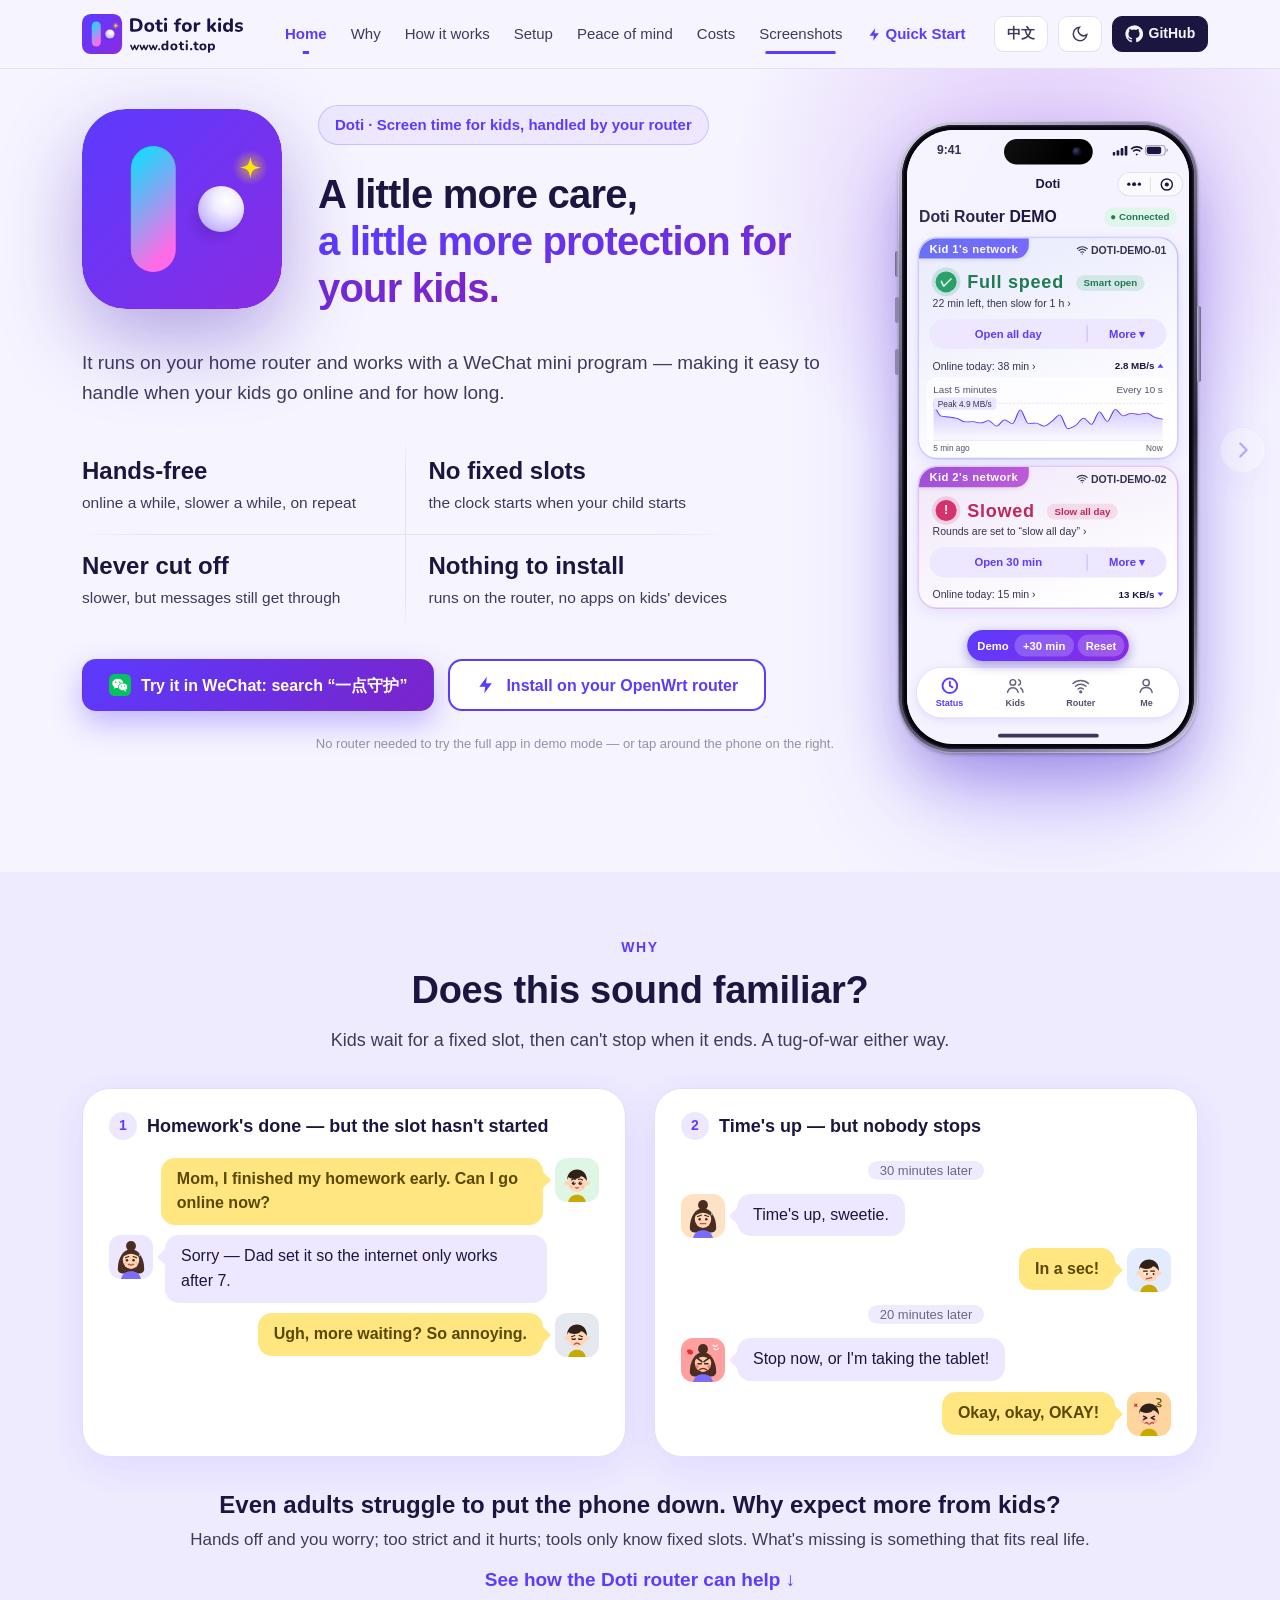
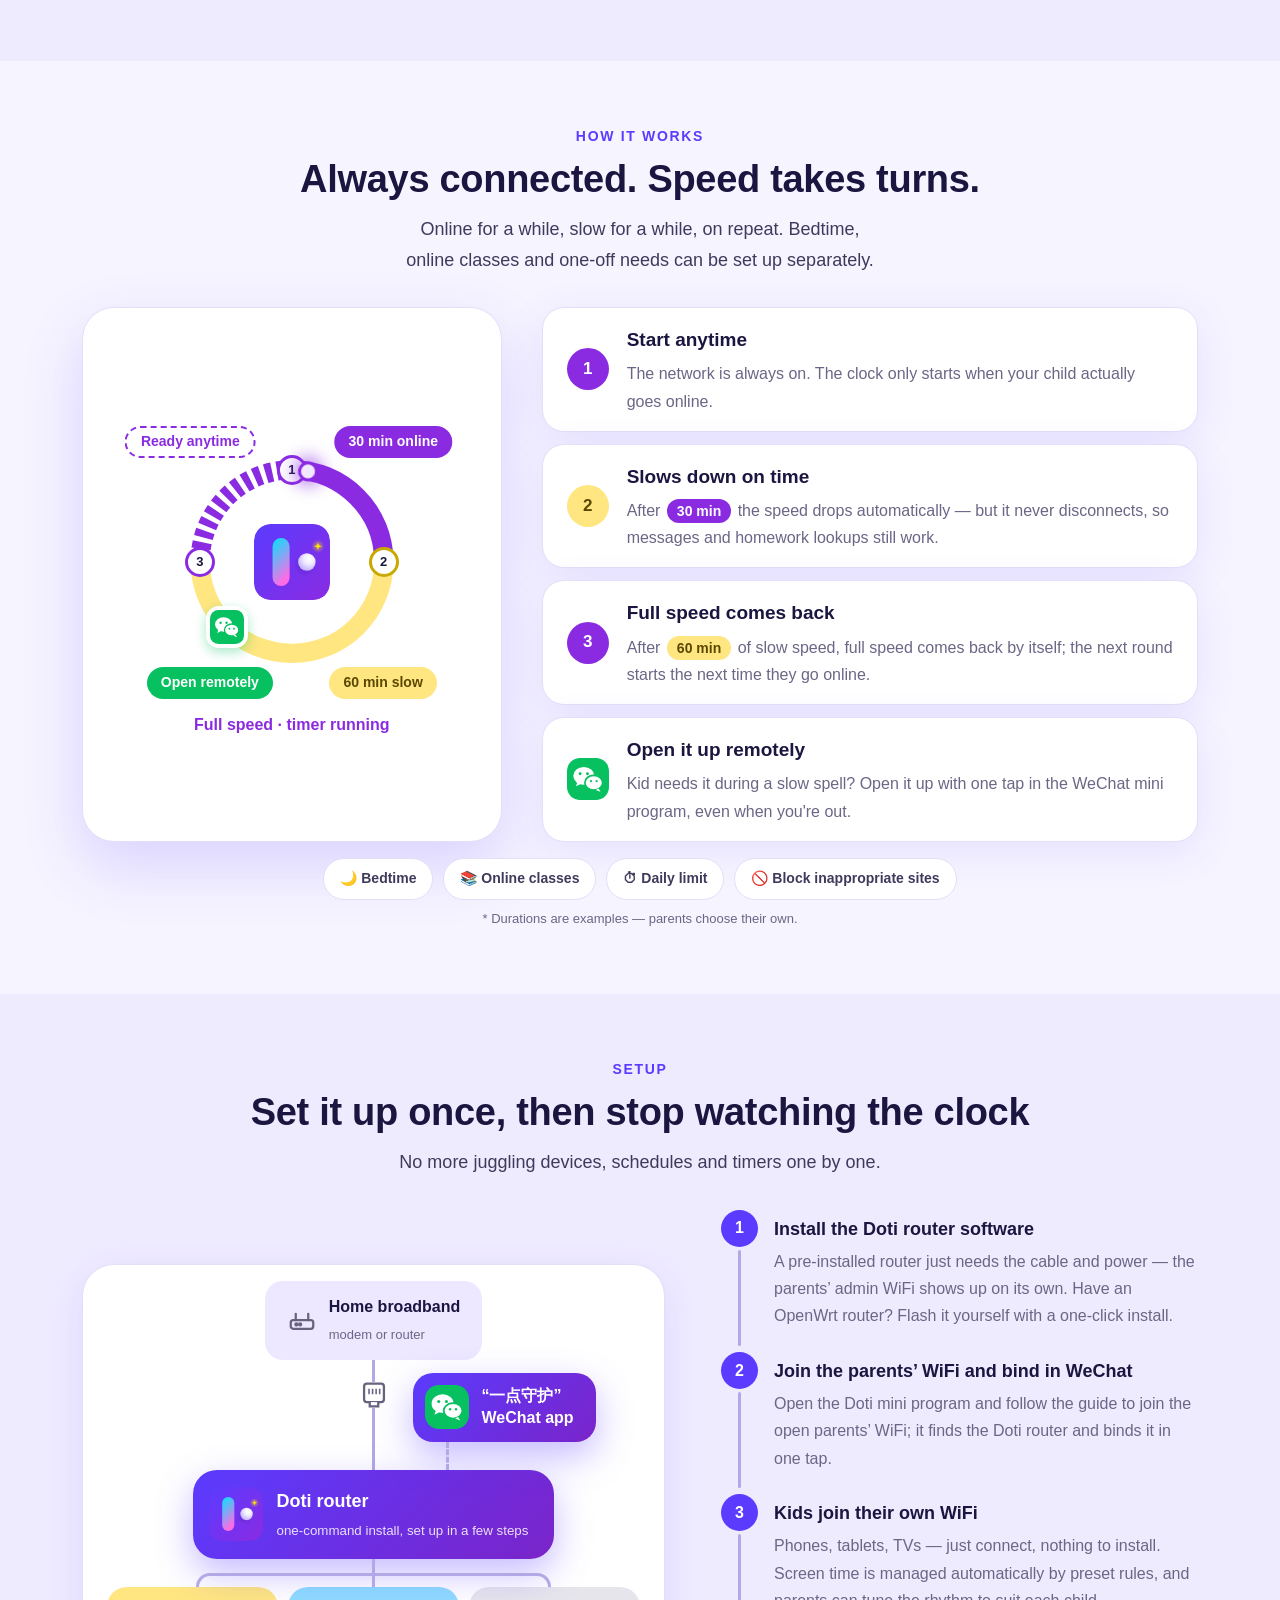
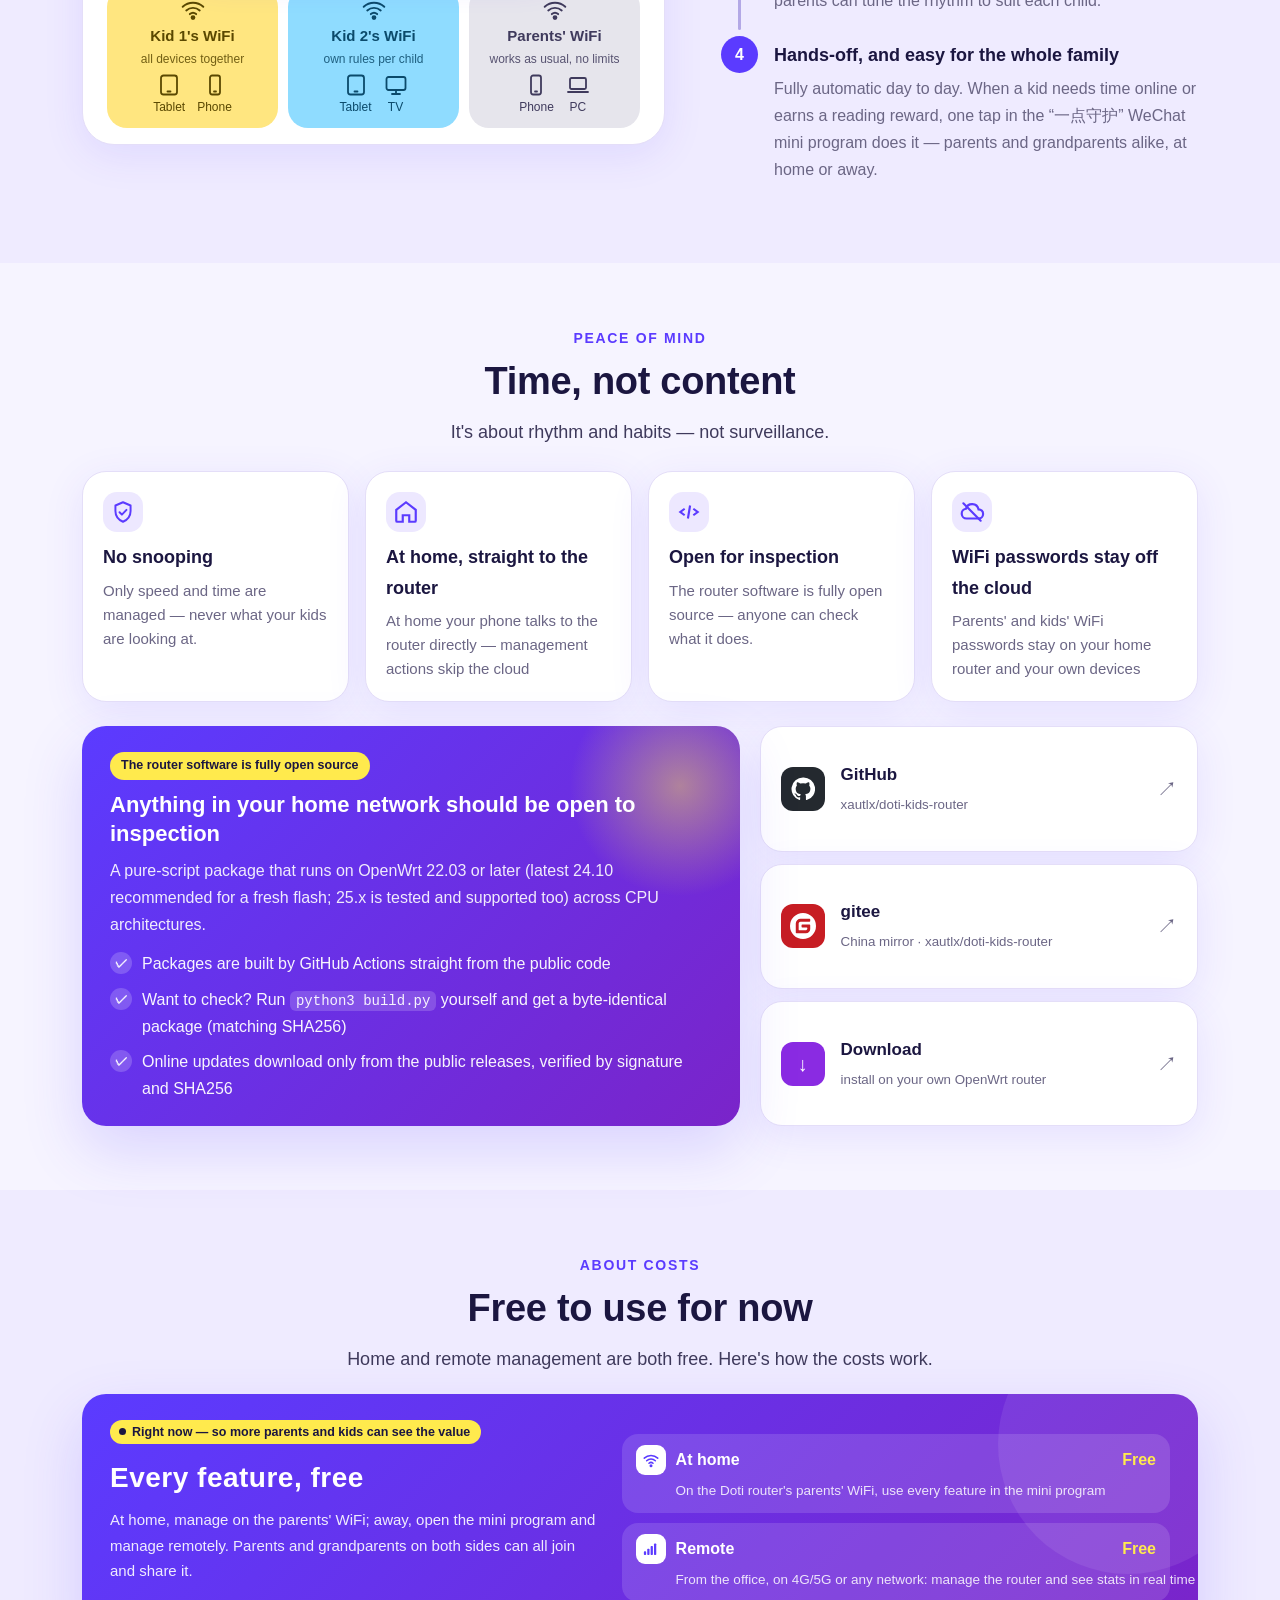
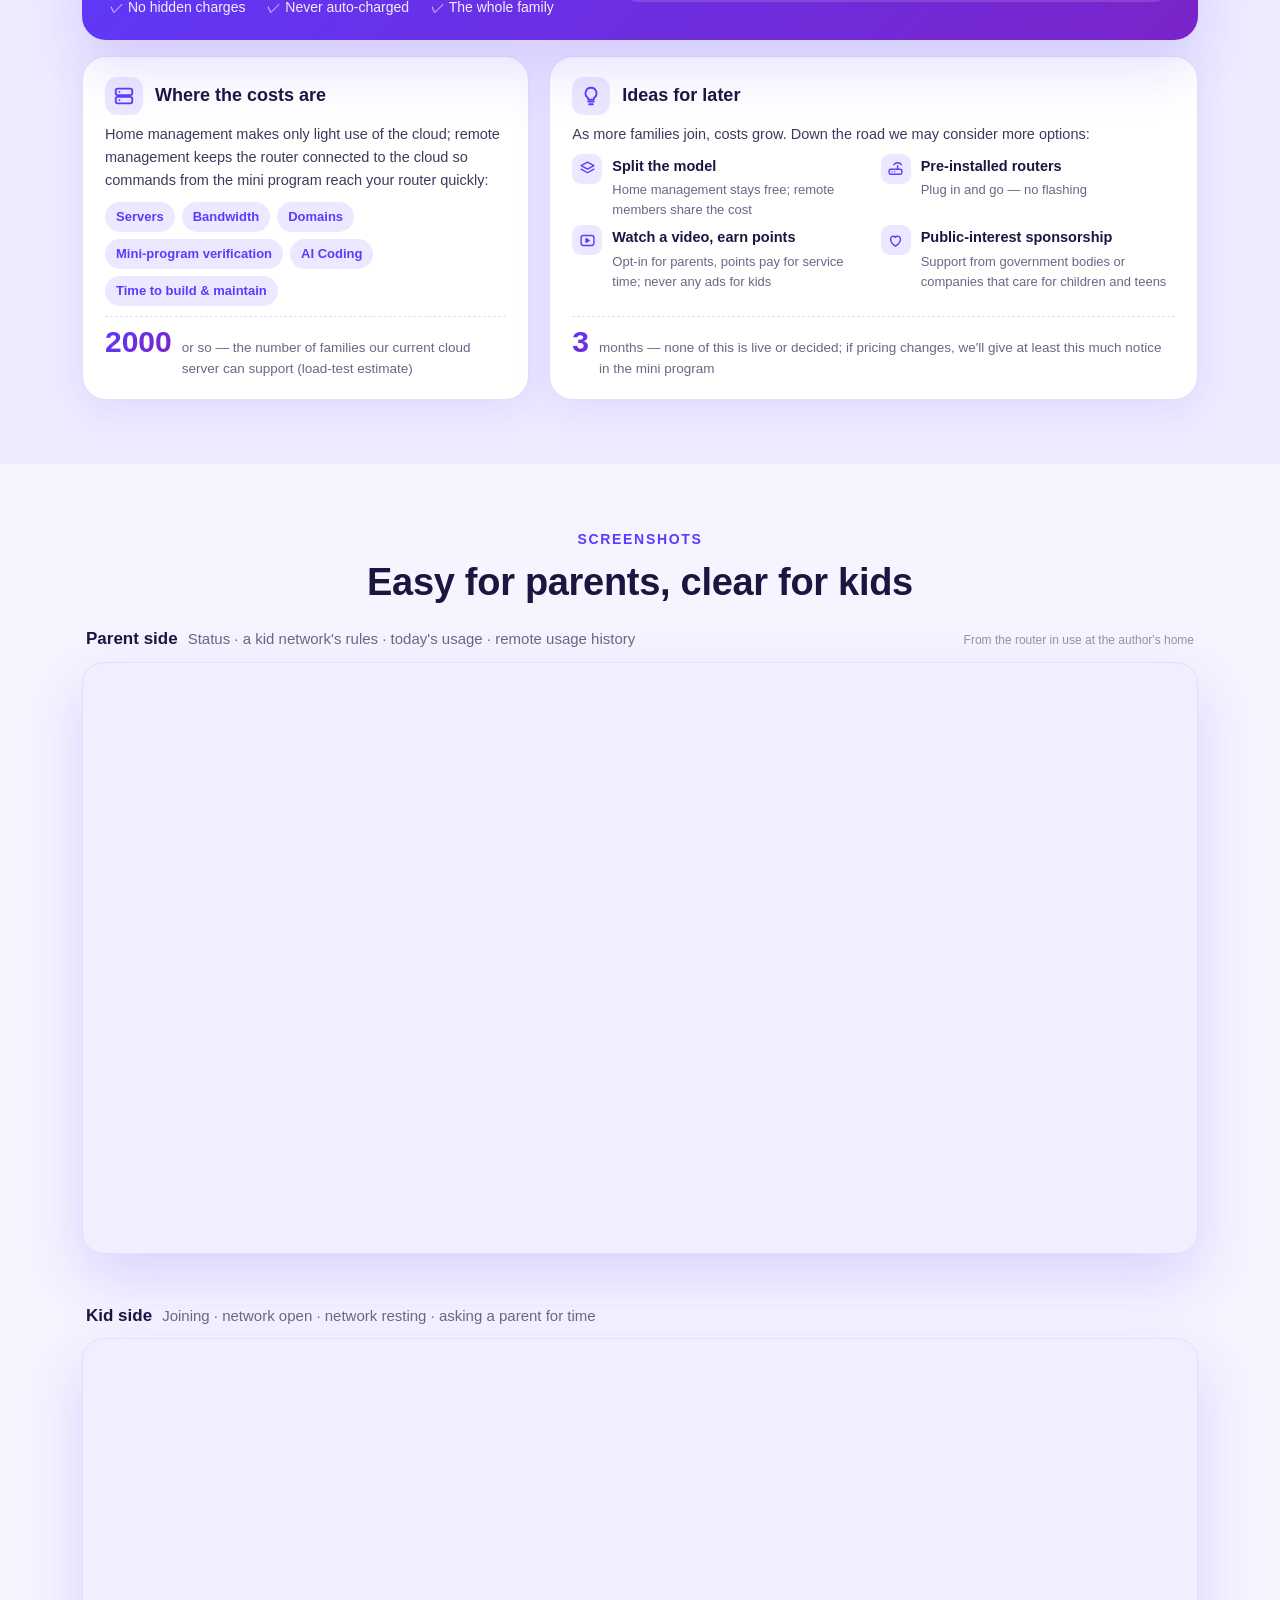
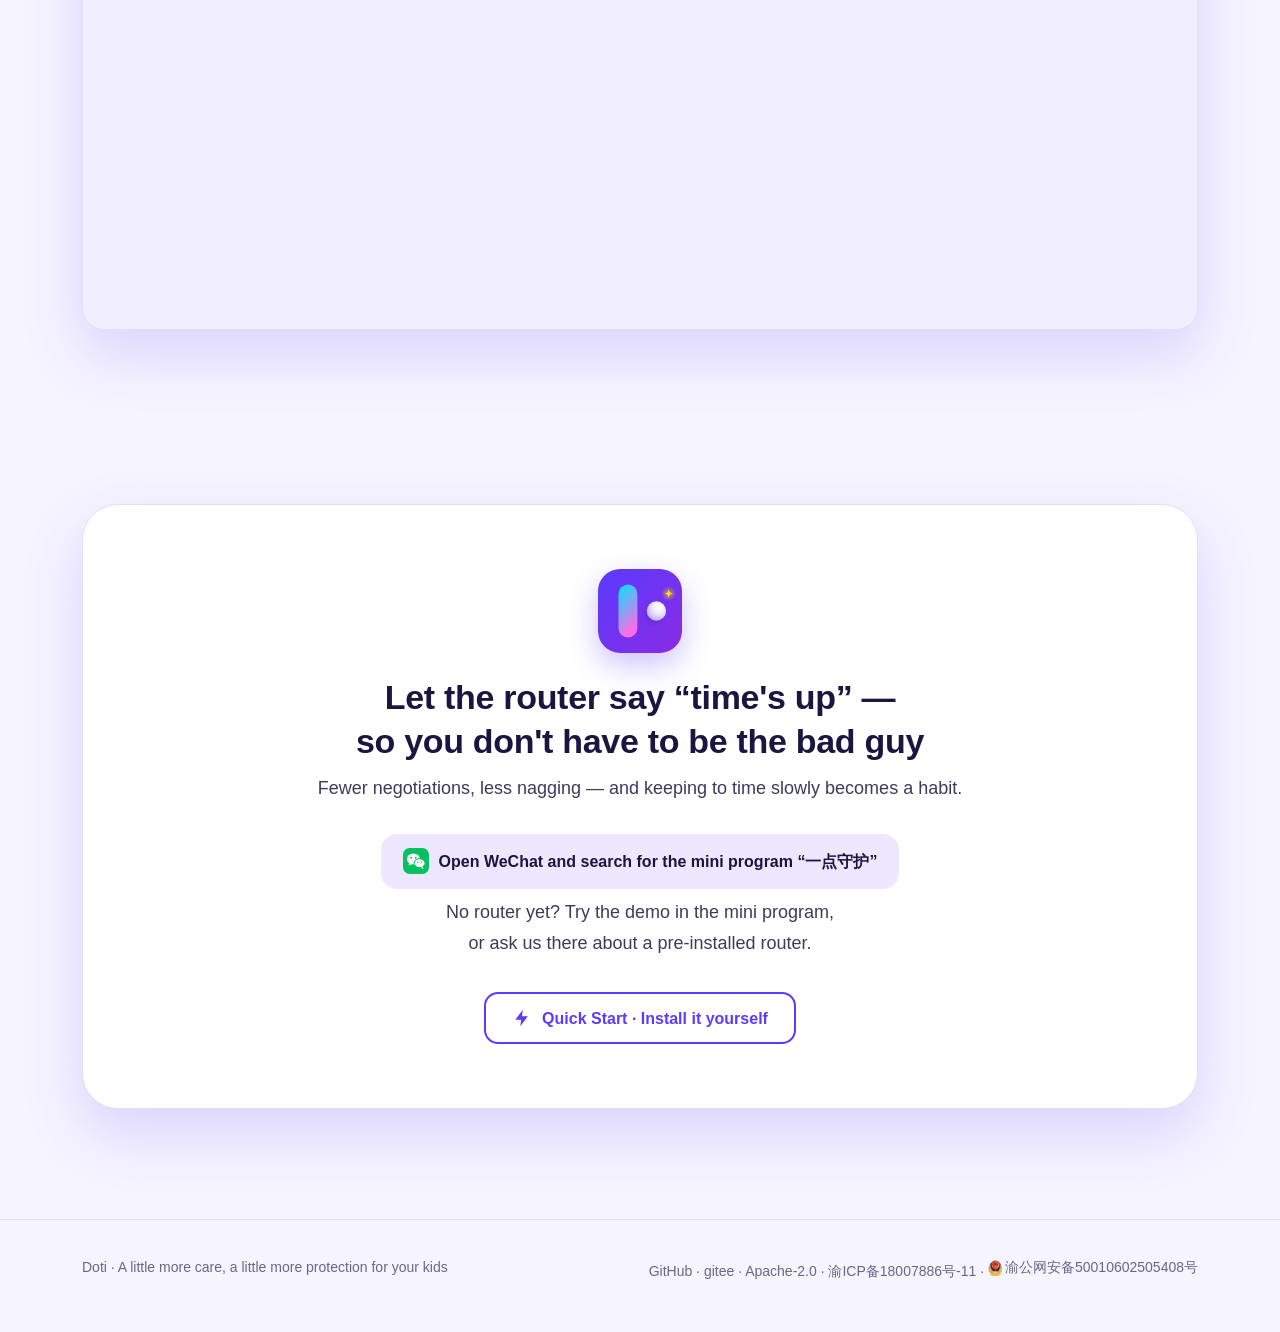
<file: index.html>
<!doctype html>
<html lang="zh-CN"><head><meta charset="utf-8"><title>一点守护 · Doti</title>
<meta http-equiv="refresh" content="0; url=doti-kids-router/">
<link rel="canonical" href="https://xautlx.github.io/doti-kids-router/"></head>
<body><a href="doti-kids-router/">一点守护 · 孩子上网时间管理</a></body></html>
</file>
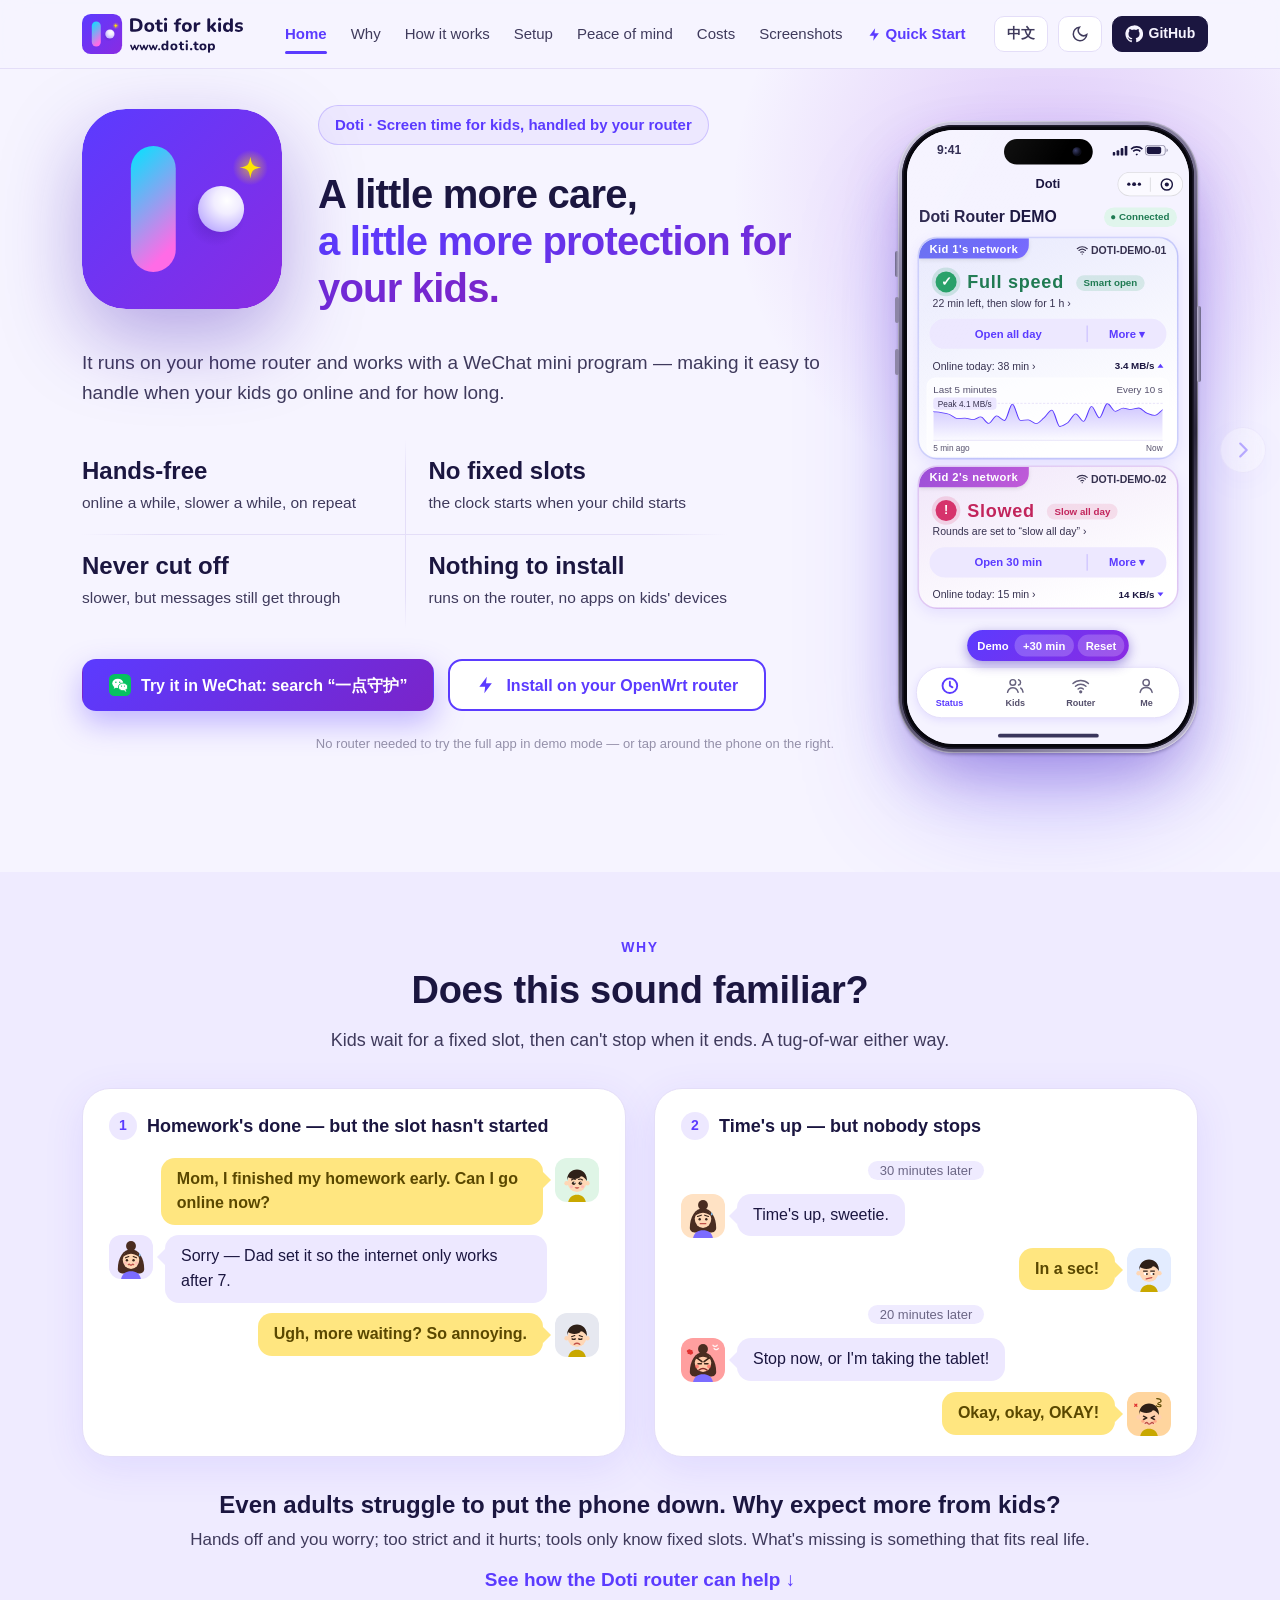
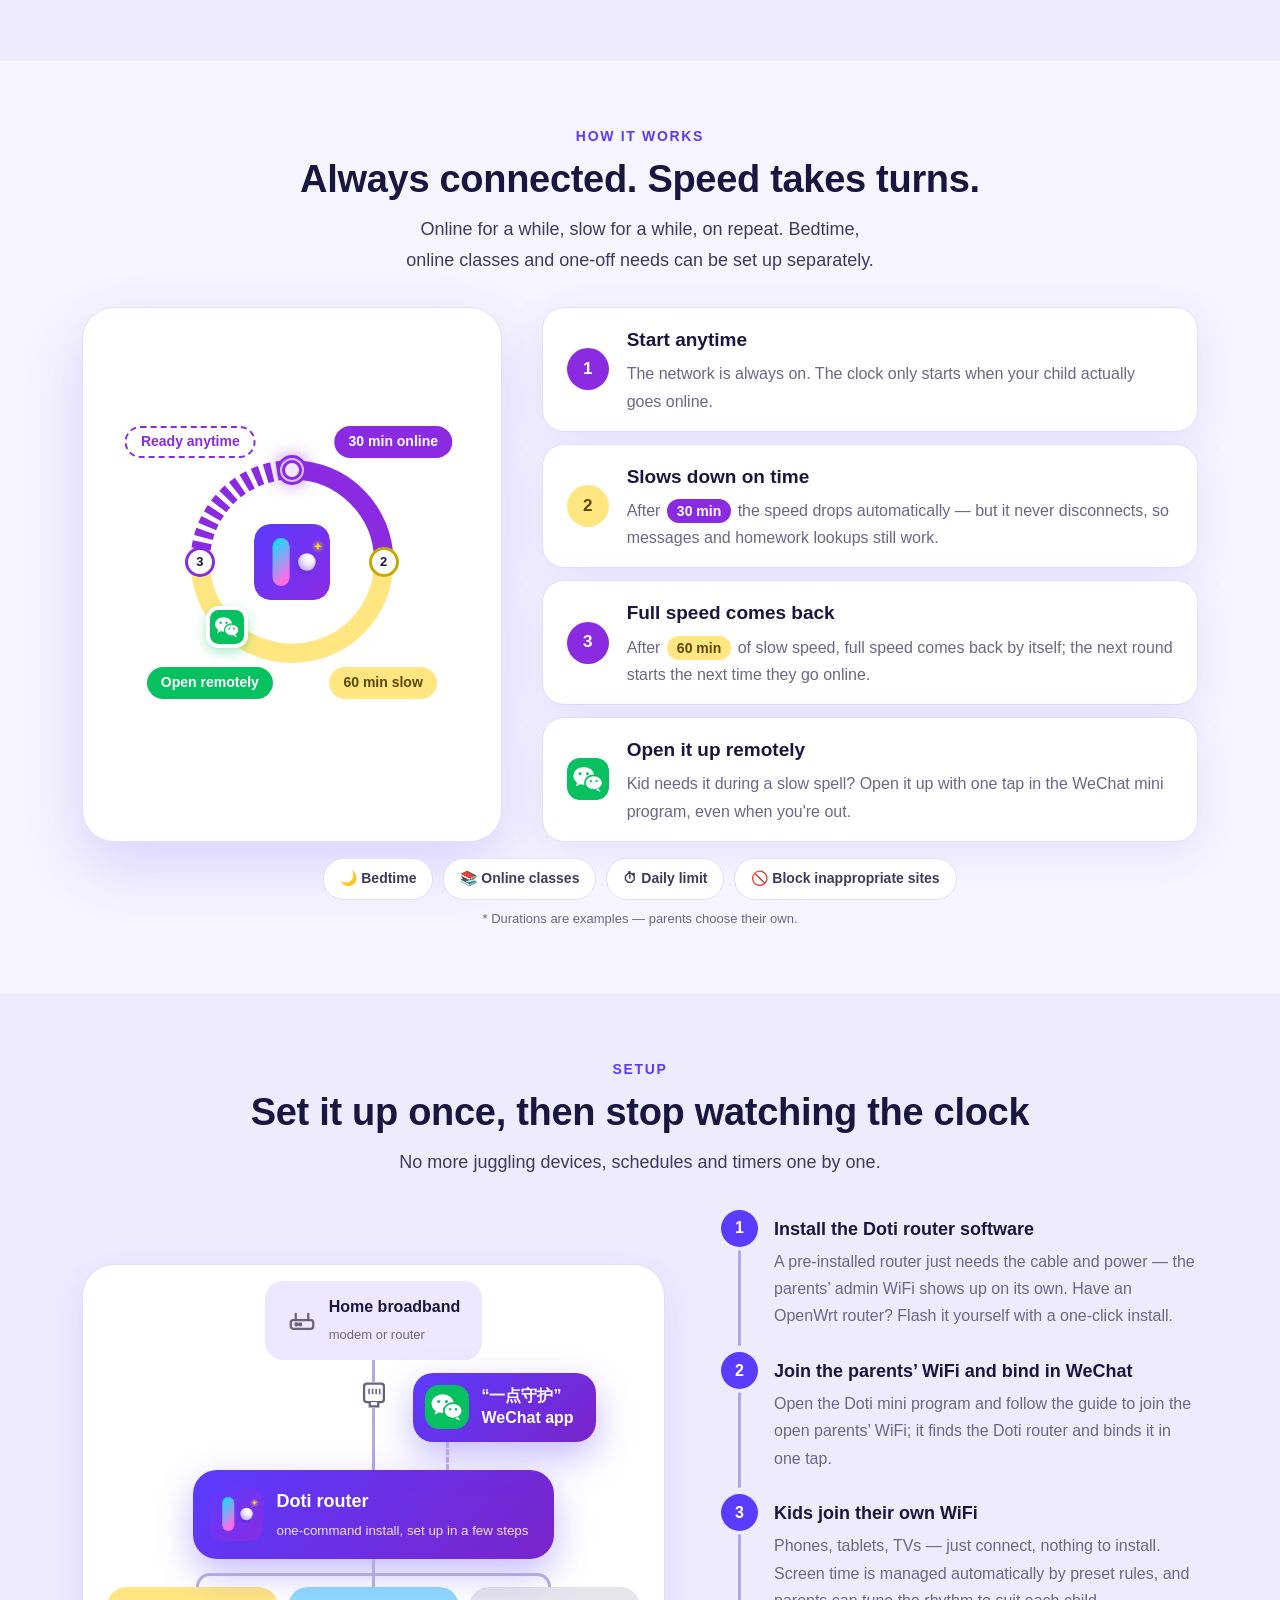
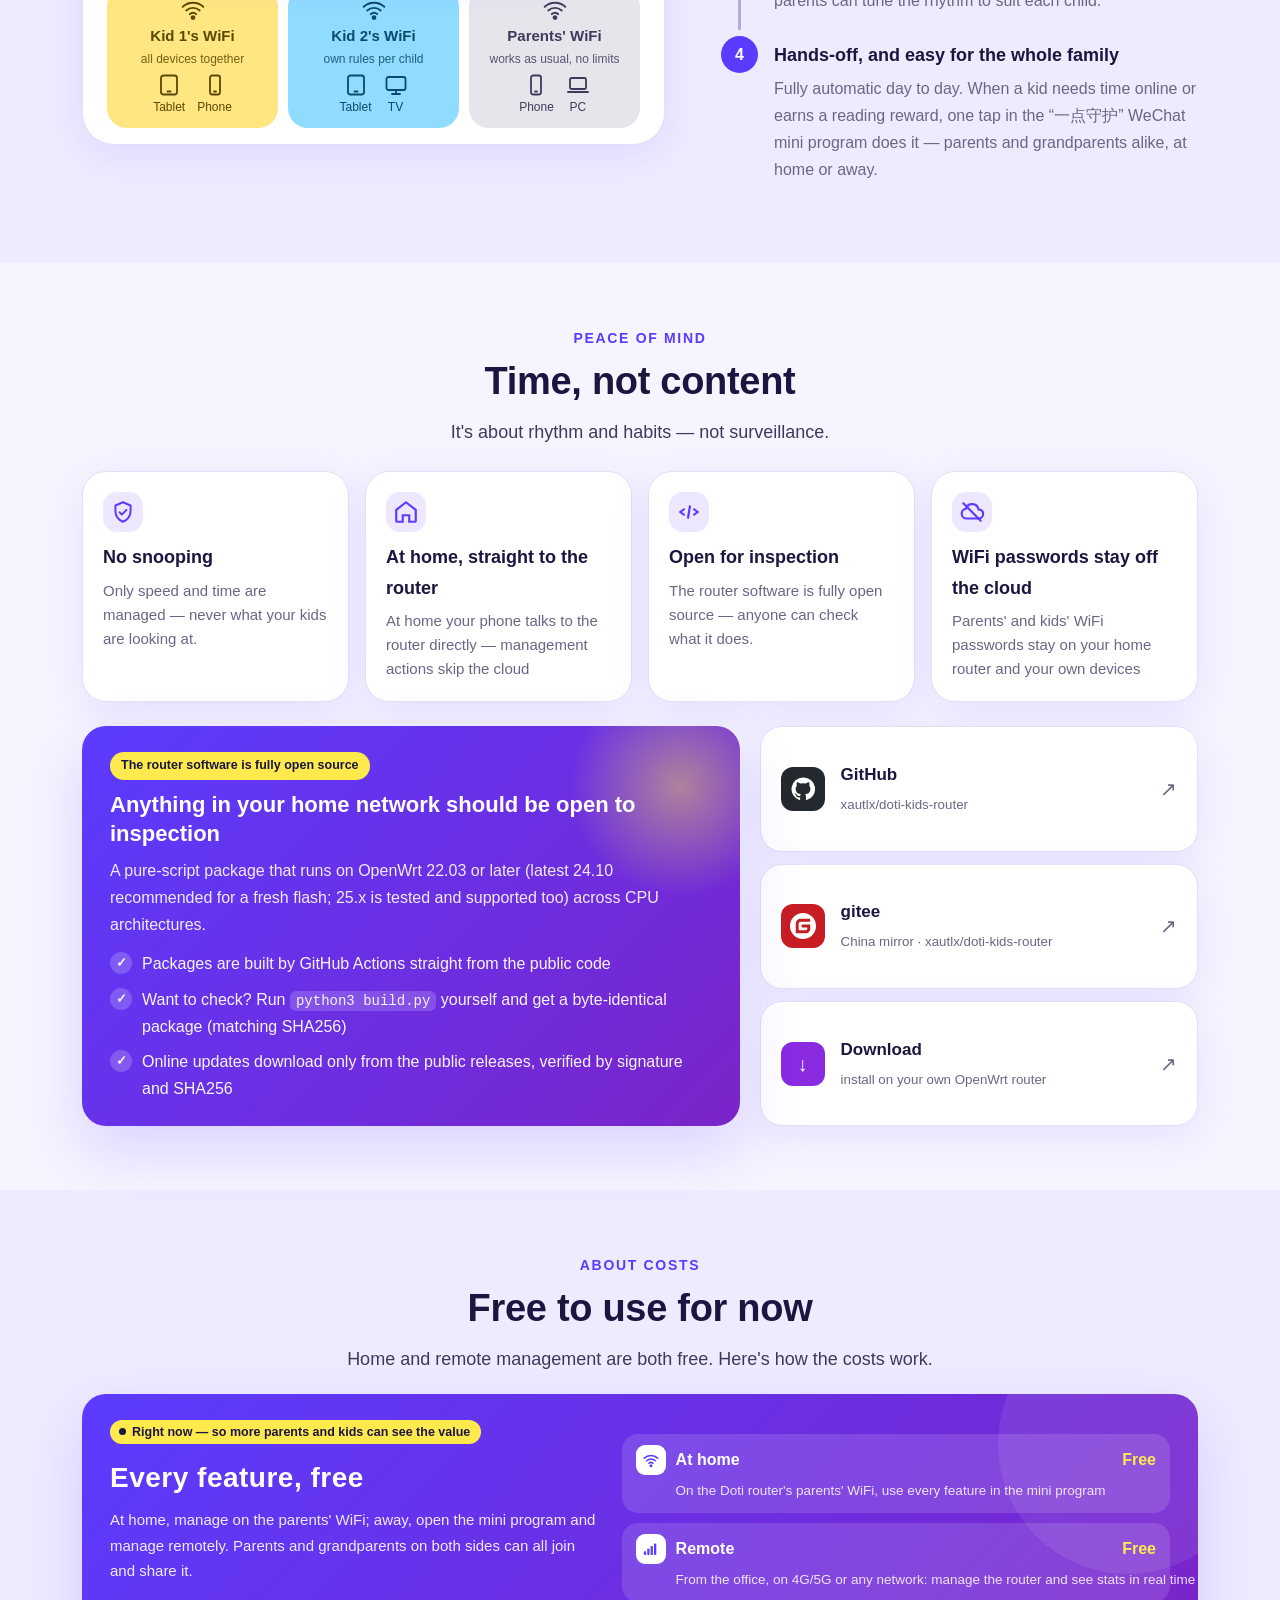
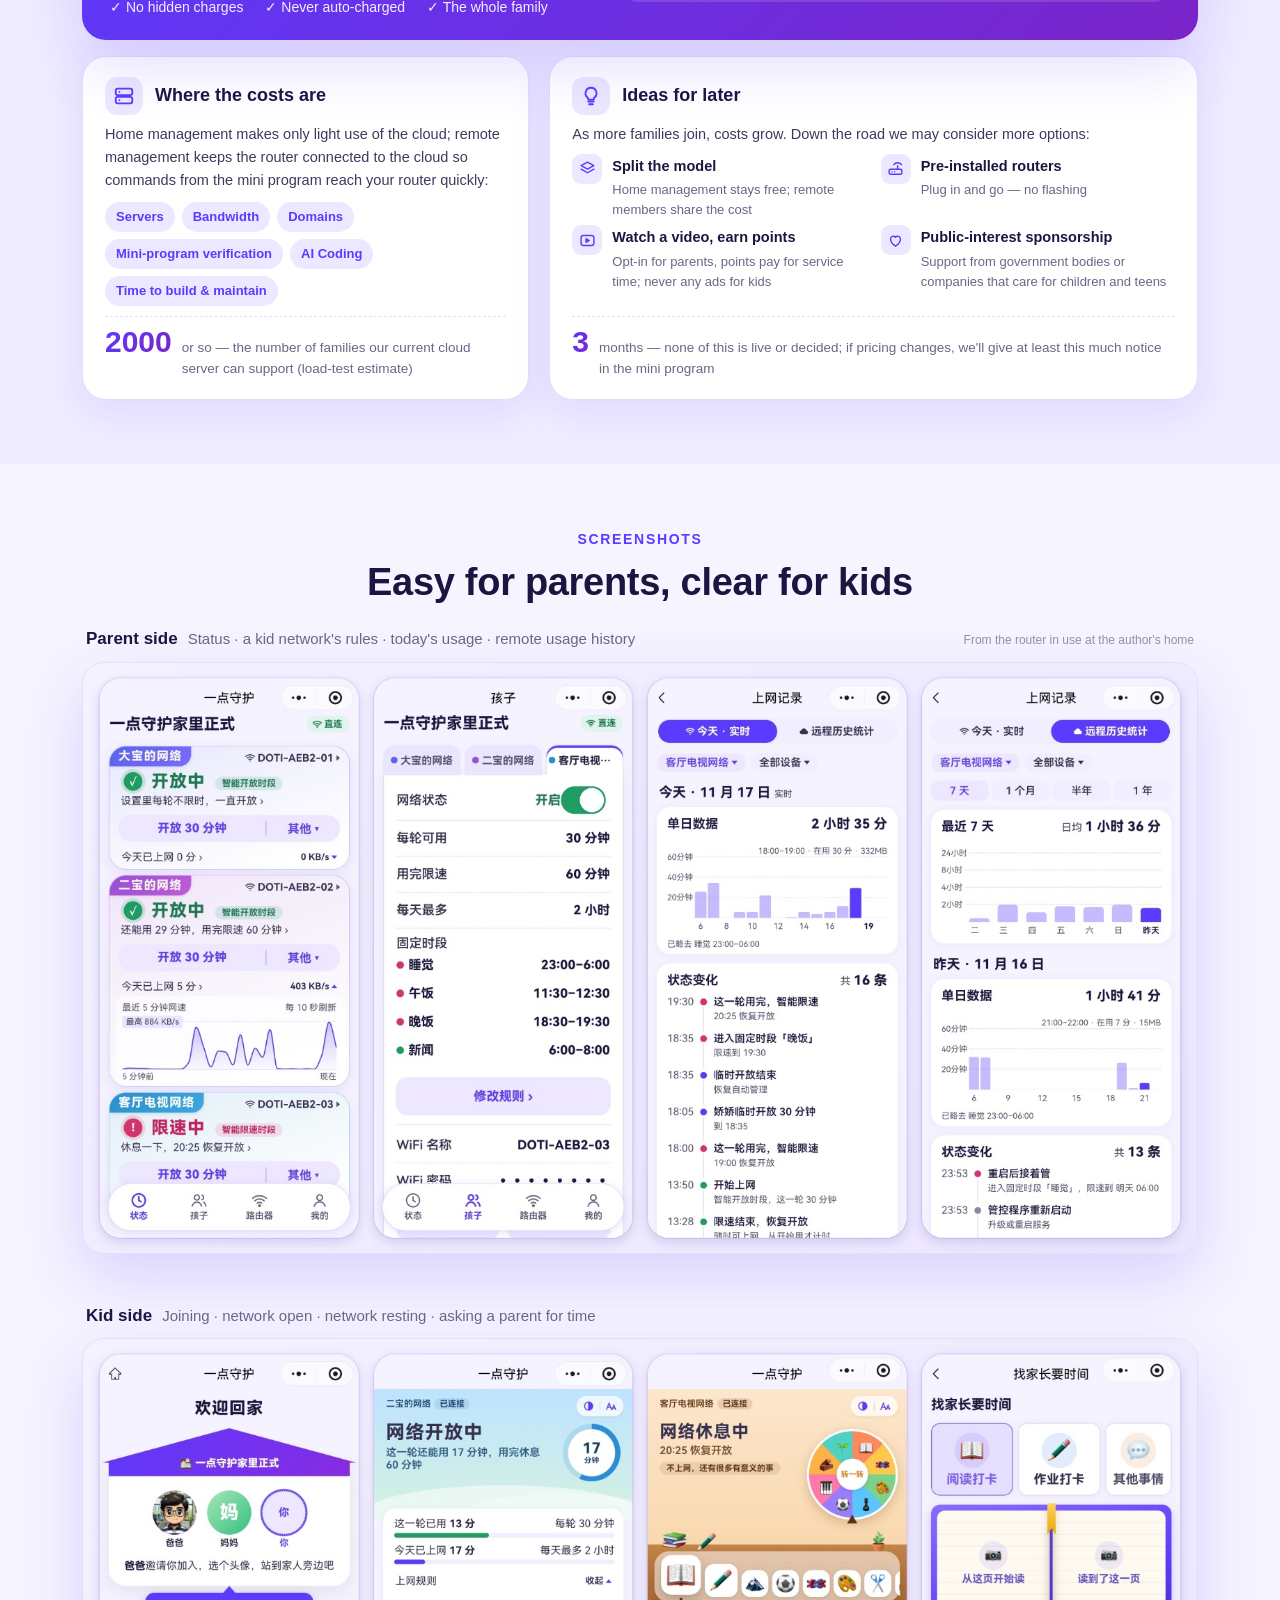
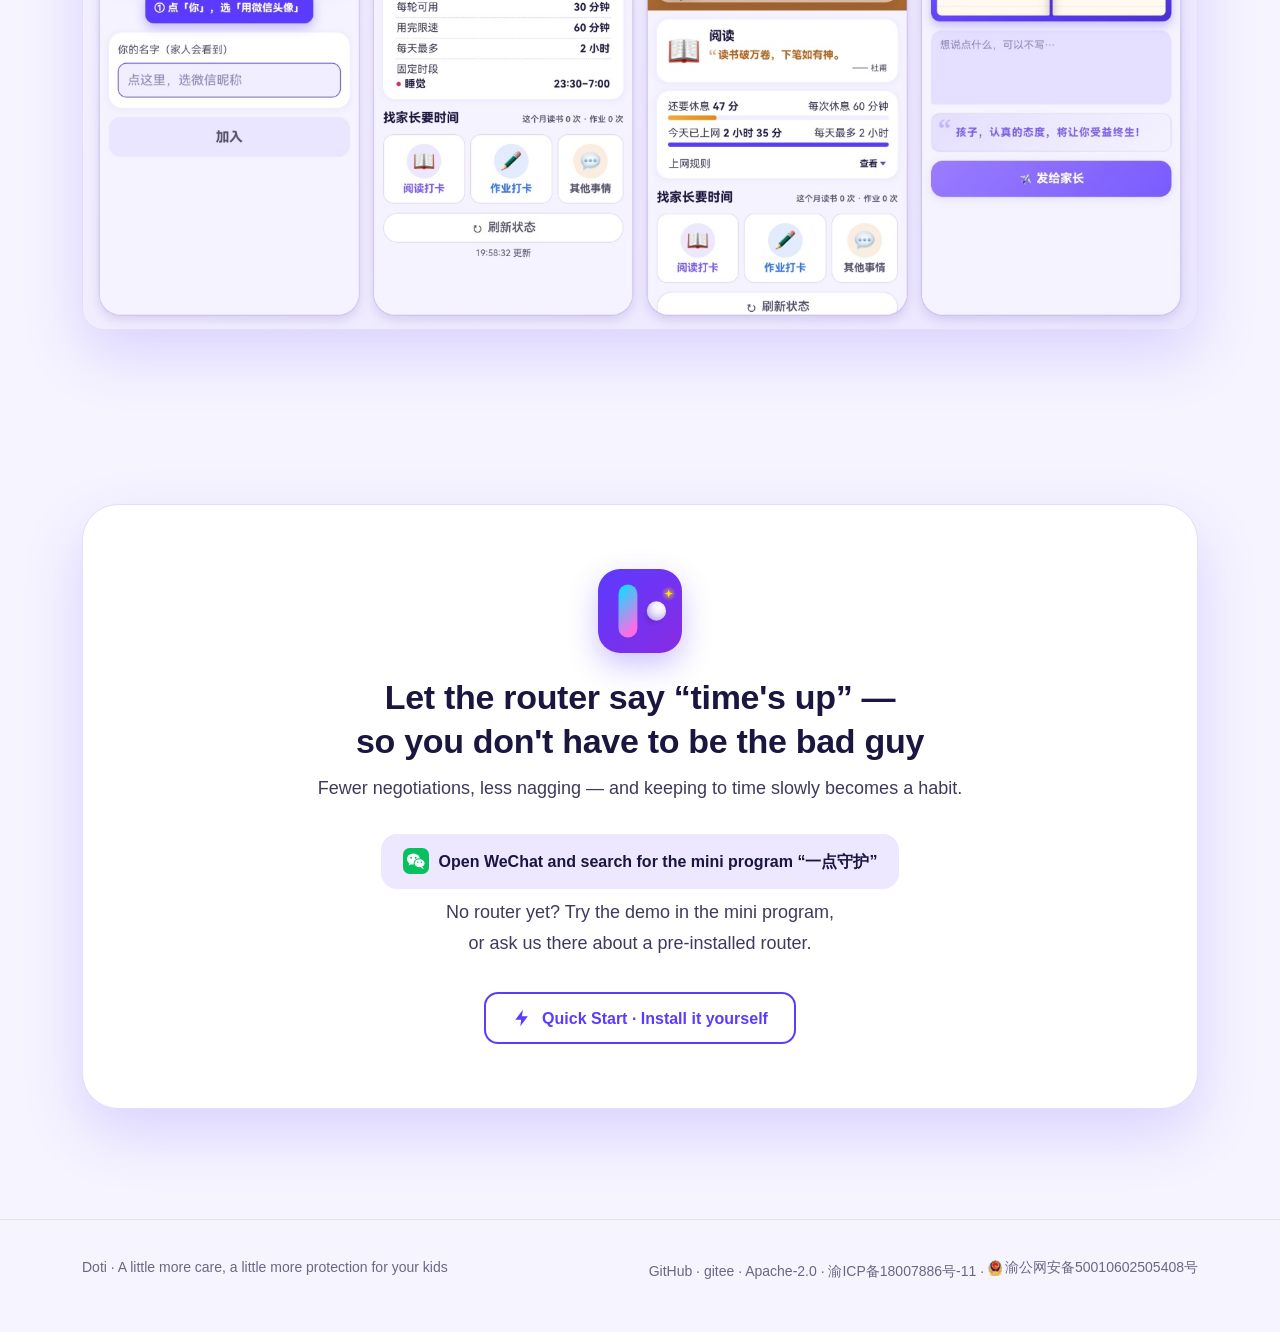
<file: doti-kids-router/index.html>
<!doctype html>
<html lang="zh-CN" data-lang="zh">
<head>
<meta charset="utf-8">
<meta name="viewport" content="width=device-width, initial-scale=1">
<title>一点守护 · 孩子上网时间管理 | 到点只限速不断网的家长控制路由器</title>
<meta name="description" content="一点守护（Doti）是装在家里路由器上的孩子上网时间管理插件：不用等固定时段，孩子开始用才计时，用一会儿、慢一会儿自动轮换，到点只限速不断网，家长在微信小程序里管理，孩子设备上什么都不用装。路由器程序开源，支持 OpenWrt 路由器。">
<meta name="keywords" content="一点守护,孩子上网时间管理,儿童上网管理,家长控制,家长控制路由器,限制孩子上网时间,路由器管孩子上网,OpenWrt家长控制插件,OpenWrt插件,防沉迷,屏幕时间,网络限速,孩子WiFi,OpenWrt,开源路由器,微信小程序,Doti,parental control,screen time,kids WiFi,router">
<meta name="author" content="一点守护">
<meta name="robots" content="index,follow">
<meta name="theme-color" content="#5b3bff">
<link rel="canonical" href="https://doti.top/">
<link rel="alternate" hreflang="zh-CN" href="https://doti.top/">
<link rel="alternate" hreflang="en" href="https://doti.top/?lang=en">
<link rel="alternate" hreflang="x-default" href="https://doti.top/">
<meta property="og:type" content="website">
<meta property="og:site_name" content="一点守护 Doti">
<meta property="og:title" content="一点守护 · 孩子上网时间管理">
<meta property="og:description" content="到点只限速不断网，家长不用催，孩子不嫌烦。路由器程序开源。">
<meta property="og:url" content="https://doti.top/">
<meta property="og:image" content="https://doti.top/assets/og.jpg">
<meta property="og:image:width" content="1200">
<meta property="og:image:height" content="630">
<meta property="og:locale" content="zh_CN">
<meta property="og:locale:alternate" content="en_US">
<meta name="twitter:card" content="summary_large_image">
<meta name="twitter:title" content="Doti · Screen time for kids, handled by your router">
<meta name="twitter:description" content="When time is up, the internet slows down instead of cutting off. Open-source router software for OpenWrt, managed from WeChat.">
<meta name="twitter:image" content="https://doti.top/assets/og.jpg">
<link rel="icon" href="assets/logo.svg" type="image/svg+xml">
<link rel="apple-touch-icon" href="assets/apple-touch-icon.png">
<script type="application/ld+json">
{
  "@context": "https://schema.org",
  "@type": "SoftwareApplication",
  "name": "一点守护",
  "alternateName": [
    "Doti",
    "Doti for kids",
    "一点守护·孩子上网时间管理"
  ],
  "description": "装在 OpenWrt 路由器上的孩子上网时间管理插件：不用等固定时段，孩子开始用才计时，用满一轮自动限速、歇够自动恢复；到点只限速不断网。家长在微信小程序「一点守护」里管理，在家、在外面都能管，孩子设备上什么都不用装。",
  "applicationCategory": "UtilitiesApplication",
  "applicationSubCategory": "Parental control",
  "operatingSystem": "OpenWrt 22.03+",
  "softwareVersion": "2.1.0",
  "url": "https://doti.top/",
  "image": "https://doti.top/assets/og.jpg",
  "downloadUrl": "https://doti.top/quick-start.html",
  "installUrl": "https://doti.top/quick-start.html",
  "featureList": [
    "不用等固定时段：孩子开始用才计时，用一会儿、慢一会儿自动轮换",
    "到点只限速不断网：消息、查资料照常能用",
    "按孩子管，不按设备管：一个孩子的几台设备时长算在一起",
    "最多三个孩子 WiFi，各用各的规则；家长 WiFi 不受限",
    "固定时段：睡觉、吃饭、网课时段单独安排",
    "每天最多时长",
    "网站屏蔽：成人、赌博、诈骗始终屏蔽；游戏、短视频和直播、影视可选",
    "微信小程序管理，在家直连路由器，不在家经云端远程管理",
    "全家一起管：爷爷奶奶点一下邀请就能一起管",
    "孩子拍照打卡找家长要时间",
    "只管时间，不看内容：不记录孩子访问了哪些网站"
  ],
  "license": "https://www.apache.org/licenses/LICENSE-2.0",
  "isAccessibleForFree": true,
  "offers": {
    "@type": "Offer",
    "price": "0",
    "priceCurrency": "CNY"
  },
  "sameAs": [
    "https://github.com/xautlx/doti-kids-router",
    "https://gitee.com/xautlx/doti-kids-router"
  ]
}
</script>
<style>
:root{
  --bg:#f6f4ff;--bg2:#efebff;--card:#fff;--line:#e4def8;
  --t1:#1b1640;--t2:#3f3a5c;--t3:#6b6685;
  --brand:#5b3bff;--brand2:#8a2be2;--brand-soft:#ede8ff;
  --hero:linear-gradient(135deg,#5b3bff 0%,#7a24c9 100%);
  --lit:#8a2be2;--low:#ffe680;--on-low:#5a4800;--spark:#ffea4d;
  --k2:#8fdcff;--on-k2:#0b4a6b;--pw:#e6e5ec;
  --shadow:0 10px 40px rgba(91,59,255,.10);--shadow-lg:0 24px 60px rgba(91,59,255,.18);
  --wire:#b3a8e6;
}
@media (prefers-color-scheme:dark){:root:not([data-theme="light"]){
  --bg:#0f0c1f;--bg2:#151129;--card:#1c1836;--line:#2e2852;
  --t1:#ece9ff;--t2:#cbc5ea;--t3:#9f98c2;
  --brand:#8f7bff;--brand2:#a855f7;--brand-soft:rgba(106,76,255,.2);
  --k2:#8fdcff;--on-k2:#0b4a6b;--pw:#2a2645;
  --shadow:0 10px 40px rgba(0,0,0,.35);--shadow-lg:0 24px 60px rgba(0,0,0,.5);
  --wire:#4c4380;
}}
:root[data-theme="dark"]{
  --bg:#0f0c1f;--bg2:#151129;--card:#1c1836;--line:#2e2852;
  --t1:#ece9ff;--t2:#cbc5ea;--t3:#9f98c2;
  --brand:#8f7bff;--brand2:#a855f7;--brand-soft:rgba(106,76,255,.2);
  --k2:#8fdcff;--on-k2:#0b4a6b;--pw:#2a2645;
  --shadow:0 10px 40px rgba(0,0,0,.35);--shadow-lg:0 24px 60px rgba(0,0,0,.5);
  --wire:#4c4380;
}
*{box-sizing:border-box}
html{scroll-behavior:smooth;scroll-padding-top:80px}
/* 点菜单跳到各段：抵掉一部分段落上边距，标题不要离顶栏太远（用户 11-09） */
section[id]{scroll-margin-top:-50px}
body{margin:0;background:var(--bg);color:var(--t1);font:16px/1.7 -apple-system,BlinkMacSystemFont,"PingFang SC","Hiragino Sans GB","Microsoft YaHei","Segoe UI",Roboto,sans-serif;-webkit-font-smoothing:antialiased}
a{color:inherit;text-decoration:none}
img{display:block}
/* 中英：两种文字都写在页面里，按 html[data-lang] 显示一种 */
html[data-lang="zh"] [lang="en"],html[data-lang="en"] [lang="zh"]{display:none!important}
.wrap{max-width:1180px;margin:0 auto;padding:0 32px}
/* 顶栏 */
.nav{position:sticky;top:0;z-index:20;background:color-mix(in srgb,var(--bg) 82%,transparent);backdrop-filter:saturate(1.4) blur(14px);-webkit-backdrop-filter:saturate(1.4) blur(14px);border-bottom:1px solid var(--line)}
.nav .wrap{display:flex;align-items:center;gap:28px;height:68px}
.brand{display:flex;align-items:center;gap:10px;font-weight:800;font-size:19px}
.brand img{width:34px;height:34px;border-radius:9px}
.brand small{font-weight:600;font-size:13px;color:var(--t3)}
/* 英文版左上角（11-20）：图标 + Doti / www.doti.top 两行，和中文图文标志同样的排法 */
.links a,.tbtn{white-space:nowrap}
@media (max-width:1300px){.links{gap:14px;font-size:14px;margin-left:4px}}
@media (max-width:1220px){.links a.nav-home{display:none}.gt .gtt{display:none}}   /* 加了「首页」和 gitee 后放不下：窄屏先收起首页（点 logo 也回顶部）和 gitee 文字 */
@media (max-width:1140px){.links a.nav-shots{display:none}}
.brand img.lk{width:auto;height:40px;border-radius:0}
.brand{min-width:163px}   /* 中英文图文 logo 同高，英文较窄：占同样宽度，切换语言时菜单不跳 */
.brand img.lk.d{display:none}
@media (prefers-color-scheme:dark){:root:not([data-theme="light"]) .brand img.lk.l{display:none}:root:not([data-theme="light"]) .brand img.lk.d{display:block}}
:root[data-theme="dark"] .brand img.lk.l{display:none}:root[data-theme="dark"] .brand img.lk.d{display:block}
.links{display:flex;gap:24px;margin-left:12px;font-size:15px;color:var(--t2)}
.links a:hover{color:var(--brand)}
/* 滚到哪一段，顶栏对应的菜单项文字下面出一条下划线 */
.links a{position:relative}
.links a::after{content:"";position:absolute;left:0;right:0;bottom:-7px;height:3px;border-radius:2px;background:var(--brand);transform:scaleX(0);transition:transform .25s}
.links a.on{color:var(--brand);font-weight:700}
.links a.on::after{transform:scaleX(1)}
.links a.qs{display:inline-flex;align-items:center;gap:4px;color:var(--brand);font-weight:700}
.links a.qs svg{width:15px;height:15px}
.tools{margin-left:auto;display:flex;align-items:center;gap:10px}
.tbtn{height:36px;min-width:36px;padding:0 12px;border-radius:10px;border:1px solid var(--line);background:var(--card);color:var(--t2);font:inherit;font-size:14px;font-weight:600;cursor:pointer;display:inline-flex;align-items:center;justify-content:center;gap:6px}
.tbtn:hover{border-color:var(--brand);color:var(--brand)}
.tbtn svg{width:18px;height:18px}
.gh{background:var(--t1);color:var(--bg);border-color:var(--t1)}
.gt{background:#c71d23;color:#fff;border-color:#c71d23}
.gh:hover{color:var(--bg);opacity:.9}
/* 首屏 */
.hero{position:relative;overflow:hidden;padding:72px 0 84px}
.hero::before{content:"";position:absolute;inset:-30% -10% auto auto;width:720px;height:720px;border-radius:50%;background:radial-gradient(circle,rgba(138,43,226,.22),rgba(138,43,226,0) 62%);pointer-events:none}
.hero .wrap{position:relative}
.htop{display:grid;grid-template-columns:auto 1fr;gap:56px;align-items:center}
.tag{display:inline-block;padding:6px 16px;border-radius:999px;background:var(--spark);color:#1b1640;font-weight:700;font-size:15px}
h1{margin:22px 0 18px;font-size:54px;line-height:1.22;letter-spacing:-.5px;font-weight:850}
h1 em{font-style:normal;background:var(--hero);-webkit-background-clip:text;background-clip:text;color:transparent}
.lead{font-size:20px;color:var(--t2);margin:0}
.hrow{display:flex;align-items:center;justify-content:space-between;gap:32px;margin-top:40px}
.hrow .lead{flex:1}
.hrow .ctas{margin:0;flex:none}
.ctas{display:flex;flex-wrap:wrap;gap:14px;margin-top:34px}
.btn{height:52px;padding:0 26px;border-radius:14px;display:inline-flex;align-items:center;gap:10px;font-weight:700;font-size:16px;border:1px solid transparent;cursor:pointer}
.btn.p{background:var(--hero);color:#fff;box-shadow:0 12px 30px rgba(91,59,255,.35)}
.btn.p:hover{transform:translateY(-1px)}
.btn.g{background:var(--card);border-color:var(--line);color:var(--t1)}
.btn.g:hover{border-color:var(--brand);color:var(--brand)}
.btn.qs{background:var(--card);border:2px solid var(--brand);color:var(--brand)}
.btn.qs:hover{background:var(--brand-soft)}
.btn.qs svg{width:20px;height:20px}
.btn img{width:22px;height:22px}
.facts{display:grid;grid-template-columns:repeat(2,1fr);gap:22px 40px;margin-top:44px;padding-top:30px;border-top:1px solid var(--line);color:var(--t3);font-size:14px}
.facts b{display:block;font-size:22px;color:var(--t1)}
/* 时段时钟（和小程序介绍页同一个圆环、同一节奏：一圈 28 秒） */
.clockcard{background:var(--card);border-radius:32px;box-shadow:var(--shadow-lg);padding:30px 30px 26px;border:1px solid var(--line)}
.clock{position:relative;width:100%;max-width:420px;aspect-ratio:1;margin:0 auto}
.ring{position:absolute;inset:0;width:100%;height:100%}
.no{position:absolute;z-index:1;width:30px;height:30px;margin:-15px 0 0 -15px;border-radius:50%;border:3px solid var(--lit);background:var(--card);display:flex;align-items:center;justify-content:center;font-size:13px;font-weight:800}
.no.lo{border-color:#c9a800}
.n1{left:50%;top:21.67%}.n2{left:81.67%;top:53.33%}.n3{left:18.33%;top:53.33%}
.spin{position:absolute;z-index:2;inset:0;transform-origin:50% 53.333%;animation:spin 28s linear infinite}
.fly{position:absolute;left:50%;top:21.67%;width:20px;height:20px;margin:-10px 0 0 -10px;border-radius:50%;background:#f3e8ff;border:3px solid var(--lit);box-shadow:0 0 16px 5px rgba(138,43,226,.55)}
@keyframes spin{to{transform:rotate(360deg)}}
.pill{position:absolute;transform:translate(-50%,-50%);height:32px;padding:0 14px;border-radius:16px;display:flex;align-items:center;font-size:14px;font-weight:700;white-space:nowrap}
.pill.lit{background:var(--lit);color:#fff}.pill.low{background:var(--low);color:var(--on-low)}
.pill.any{border:2px dashed var(--lit);color:var(--lit);background:var(--card)}
.p-any{left:15%;top:12%}.p-surf{left:85%;top:12%}.p-lim{left:auto;right:0;top:95%;transform:translate(0,-50%)}
/* 远程临时开放：微信绿标签在左下，微信图标挂在圆环左下（225°）的位置上（和小程序介绍页一致） */
.pill.rmt{background:#07c160;color:#fff}.p-rmt{left:0;top:95%;transform:translate(0,-50%)}
.cwx{position:absolute;z-index:3;left:27.6%;top:75.7%;width:42px;height:42px;margin:-21px 0 0 -21px;padding:4px;border-radius:13px;background:var(--card);box-shadow:0 4px 12px rgba(7,193,96,.35)}
.cwx img{display:block;width:100%;height:100%}
.cm{position:absolute;left:37%;top:40.33%;width:26%;height:26%;border-radius:22%}
.state{position:relative;height:30px;margin-top:14px}
.state div{position:absolute;inset:0;text-align:center;font-weight:700;color:var(--lit);opacity:0}
.state .s2{color:#a88a00}.state .s4{color:#07a85a;animation:s4 28s linear infinite}
.state .s1{animation:s1 28s linear infinite}.state .s2{animation:s2 28s linear infinite}.state .s3{animation:s3 28s linear infinite}
@keyframes s1{0%,25%{opacity:1}25.6%,100%{opacity:0}}
@keyframes s2{0%,24.4%{opacity:0}25%,57%{opacity:1}57.6%,67.4%{opacity:0}68%,75%{opacity:1}75.6%,100%{opacity:0}}
@keyframes s4{0%,57%{opacity:0}57.6%,67.4%{opacity:1}68%,100%{opacity:0}}
@keyframes s3{0%,74.4%{opacity:0}75%,100%{opacity:1}}
/* 区块 */
section{padding:64px 0}
section.alt{background:var(--bg2)}
.kicker{color:var(--brand);font-weight:800;font-size:14px;letter-spacing:.12em;text-transform:uppercase}
h2{margin:6px 0 10px;font-size:38px;line-height:1.3;font-weight:850;letter-spacing:-.3px}
.sub{margin:0;color:var(--t2);font-size:18px;max-width:720px}
/* 折行时各行长短均匀，不留一个词孤零零在第二行（英文版句子长） */
h1,h2,.sub,.lead,.ending p,.ending .key{text-wrap:balance}
.center{text-align:center}.center .sub{margin:0 auto}
/* 痛点：两段对话 */
.chats{display:grid;grid-template-columns:1fr 1fr;gap:28px;margin-top:32px}
.chat{background:var(--card);border-radius:28px;padding:22px 26px 20px;box-shadow:var(--shadow);border:1px solid var(--line);display:flex;flex-direction:column;gap:10px}
.chat h3{margin:0 0 6px;font-size:18px;display:flex;align-items:center;gap:10px}
.chat h3 span{display:inline-flex;width:28px;height:28px;border-radius:50%;background:var(--brand-soft);color:var(--brand);align-items:center;justify-content:center;font-size:14px}
.msg{display:flex;align-items:flex-start;gap:12px}
.msg.kid{justify-content:flex-end}
.av{flex:none;width:44px;height:44px;border-radius:12px}
.bub{position:relative;max-width:78%;padding:9px 16px;border-radius:14px;background:var(--brand-soft);line-height:1.55}
.bub::before{content:"";position:absolute;top:14px;left:-8px;border:8px solid transparent;border-left:0;border-right-color:var(--brand-soft)}
.kid .bub{background:var(--low);color:var(--on-low);font-weight:700}
.kid .bub::before{left:auto;right:-8px;border:8px solid transparent;border-right:0;border-left-color:var(--low)}
.tm{text-align:center;font-size:13px;color:var(--t3);margin:2px 0}
.tm span{padding:2px 12px;border-radius:999px;background:var(--bg2)}
.ending{margin:28px auto 0;text-align:center}
/* 「安心」段里接着讲开源：和上面的卡片拉开距离 */
.osshead{margin-top:64px;scroll-margin-top:96px}
.ending>p,.ending>.key{max-width:960px;margin-left:auto;margin-right:auto}
.ending p{margin:0 auto;color:var(--t2);font-size:17px}
.ending .key{margin-top:18px;font-size:24px;font-weight:850;color:var(--t1)}
/* 痛点三张卡：把上面两幕提炼成「不管 / 强管 / 难管」 */
.pains{display:grid;grid-template-columns:repeat(3,1fr);gap:20px;margin:32px auto 8px;text-align:left}
.pain{background:var(--card);border:1px solid var(--line);border-radius:20px;padding:22px 24px;box-shadow:var(--shadow);position:relative;overflow:hidden}
.pain::before{content:"";position:absolute;left:0;top:0;bottom:0;width:5px;background:var(--pc)}
.pain.p1{--pc:#f0a020}.pain.p2{--pc:#d6336c}.pain.p3{--pc:var(--brand)}
.pain b{display:block;font-size:24px;font-weight:850;color:var(--pc)}
.pain em{display:block;font-style:normal;font-weight:700;color:var(--t1);margin-top:2px}
.ending .pain p{margin:10px 0 0;color:var(--t2);font-size:15px;line-height:1.7;text-wrap:pretty}
@media (max-width:760px){.pains{grid-template-columns:1fr}}
/* 承上启下：和小程序介绍页一样，接到「怎么工作」 */
.ending .go{display:inline-block;margin-top:10px;font-size:19px;font-weight:700;color:var(--brand)}
.ending .go:hover{text-decoration:underline;text-underline-offset:4px}
/* 怎么工作 */
.how{display:grid;grid-template-columns:.78fr 1.22fr;gap:40px;align-items:stretch;margin-top:32px}
.how .clockcard{display:flex;flex-direction:column;justify-content:center;padding:18px 24px}
.steps{height:100%;display:flex;flex-direction:column;gap:12px}
.how .step{flex:1;align-items:center}
.how .clock{max-width:290px}
.step{display:flex;gap:18px;padding:16px 24px;border-radius:22px;background:var(--card);border:1px solid var(--line);box-shadow:var(--shadow)}
.sn{flex:none;width:42px;height:42px;border-radius:50%;display:flex;align-items:center;justify-content:center;font-weight:850;font-size:17px}
.sn.swx{border-radius:13px;overflow:hidden}.sn.swx img{width:100%;height:100%}.sn.lit{background:var(--lit);color:#fff}.sn.low{background:var(--low);color:var(--on-low)}
.step h4{margin:0 0 4px;font-size:19px}
.step p{margin:0;color:var(--t3)}
.tg{display:inline-block;padding:0 10px;border-radius:999px;font-size:14px;font-weight:700;line-height:24px;margin:0 2px}
.tg.lit{background:var(--lit);color:#fff}.tg.low{background:var(--low);color:var(--on-low)}
.note{margin-top:8px;font-size:13px;color:var(--t3);text-align:center}
.extra{display:flex;flex-wrap:wrap;gap:10px;margin-top:16px;justify-content:center}
.chip{padding:8px 16px;border-radius:999px;background:var(--card);border:1px solid var(--line);font-size:14px;font-weight:600;color:var(--t2)}
/* 示意图：宽带 → 路由器 → 三个 WiFi */
.topo{margin-top:32px;display:grid;grid-template-columns:1.1fr .9fr;gap:56px;align-items:center}
.diagram{background:var(--card);border-radius:32px;padding:16px 24px;border:1px solid var(--line);box-shadow:var(--shadow);display:flex;flex-direction:column;align-items:center}
.node{display:flex;align-items:center;gap:12px;padding:12px 22px;border-radius:18px;background:var(--brand-soft)}
.node img{width:30px;height:30px}
.node b{font-size:16px}.node small{color:var(--t3);font-size:13px}
.vl{width:3px;height:22px;background:var(--wire)}
.rj{width:34px;height:26px}
.gear{position:relative;display:flex;align-items:center;gap:14px;padding:16px 26px 16px 16px;border-radius:24px;background:var(--hero);color:#fff;box-shadow:0 14px 36px rgba(91,59,255,.35)}
.gear img{width:54px;height:54px;border-radius:14px}
.gear b{display:block;font-size:18px}.gear small{opacity:.85}
.wx{position:absolute;z-index:2;left:calc(50% + 40px);bottom:calc(100% + 28px);display:flex;align-items:center;gap:12px;padding:12px 22px 12px 12px;border-radius:20px;background:var(--hero);color:#fff;font-size:16px;font-weight:700;line-height:1.4;white-space:nowrap;box-shadow:0 14px 36px rgba(91,59,255,.35)}
.wx img{width:44px;height:44px}
.wx::before{content:"";position:absolute;left:33px;top:100%;height:28px;border-left:3px dashed var(--wire)}
.vl.long{height:62px}
.fan{position:relative;width:100%;height:28px}
.fan i{position:absolute;background:var(--wire)}
.fan .a{left:50%;top:0;width:3px;height:14px;margin-left:-1.5px}
.fan .b{left:16.66%;right:16.66%;top:14px;height:14px;border:3px solid var(--wire);border-bottom:0;border-radius:14px 14px 0 0;background:none}
.fan .c{left:50%;top:14px;width:3px;height:14px;margin-left:-1.5px}
.kids{width:100%;display:grid;grid-template-columns:repeat(3,1fr);gap:10px}
.kidn{padding:10px 8px 10px;border-radius:20px;text-align:center;display:flex;flex-direction:column;align-items:center}
.kidn.k1{background:var(--low);color:var(--on-low)}.kidn.k2{background:var(--k2);color:var(--on-k2)}.kidn.p{background:var(--pw);color:var(--t2)}
.kidn .wf{width:26px;height:26px}
.kidn b{font-size:15px}.kidn small{font-size:12px;opacity:.85}
.devs{display:flex;gap:12px;margin-top:4px;font-size:12px}
.devs span{display:flex;flex-direction:column;align-items:center}
.devs i{font-style:normal}
/* 首屏左上：一点 logo（星芒不加呼吸光晕，11-11 用户定） */
.heroart{position:relative;width:240px;height:240px}
.heroart img{width:100%;height:100%;border-radius:22%;box-shadow:0 30px 80px rgba(60,20,180,.35)}
@media (max-width:960px){.heroart{width:160px;height:160px}}
.devs img{width:24px;height:24px}
.tl{display:flex;flex-direction:column;gap:6px}
.tli{position:relative;display:flex;gap:16px;padding-bottom:16px}
.tli::after{content:"";position:absolute;left:17px;top:40px;bottom:0;width:3px;border-radius:2px;background:var(--wire)}
.tli:last-child::after{display:none}
.tln{flex:none;position:relative;z-index:1;width:37px;height:37px;border-radius:50%;background:var(--brand);color:#fff;display:flex;align-items:center;justify-content:center;font-weight:800}
.tli h4{margin:4px 0 4px;font-size:18px}.tli p{margin:0;color:var(--t3)}
/* 安心 */
.cards{display:grid;grid-template-columns:repeat(4,1fr);gap:20px;margin-top:32px}
/* 关于费用（一句话，hld ADR-54）：放在「使用安心」四张卡片下面 */
.feel{margin:6px 0;padding-left:20px}.feel li{margin:2px 0}
.fee{display:flex;gap:14px;align-items:flex-start;max-width:860px;margin:24px auto 0;padding:18px 22px;border-radius:18px;background:var(--card);border:1px solid var(--line);color:var(--t2);font-size:15.5px;line-height:1.7}
.fee b{color:var(--t1)}
.fee .ic{flex:none;font-style:normal;font-size:20px;line-height:1.4}
.card{background:var(--card);border-radius:24px;padding:26px 24px;border:1px solid var(--line);box-shadow:var(--shadow)}
.card .ic{width:46px;height:46px;border-radius:14px;background:var(--brand-soft);display:flex;align-items:center;justify-content:center;margin-bottom:14px}
.card .ic img,.card .ic svg{width:26px;height:26px}
.card h4{margin:0 0 6px;font-size:18px}.card p{margin:0;color:var(--t3);font-size:15px}
/* 开源 */
.oss{margin-top:24px;display:grid;grid-template-columns:1.2fr .8fr;gap:20px;align-items:stretch;scroll-margin-top:96px}
.oss-k{display:inline-flex;font-size:12.5px;font-weight:800;padding:3px 11px;border-radius:999px;background:var(--spark);color:#1b1640;position:relative;z-index:1}
.osscard .oss-s{margin:0 0 4px;font-weight:700;font-size:16px;opacity:.95}
#trust .cards{margin-top:24px;gap:16px}
#trust .card{padding:20px 20px}
#trust .card .ic{width:40px;height:40px;margin-bottom:10px}
#trust .card h4{margin:0 0 6px}
#trust .card p{margin:0;line-height:1.6}
.osscard{border-radius:24px;padding:24px 28px;background:var(--hero);color:#fff;box-shadow:var(--shadow-lg);position:relative;overflow:hidden}
.osscard::after{content:"";position:absolute;right:-60px;top:-60px;width:240px;height:240px;border-radius:50%;background:radial-gradient(circle,rgba(255,234,77,.45),rgba(255,234,77,0) 65%)}
.osscard h3{margin:10px 0 8px;font-size:22px;line-height:1.35;position:relative;z-index:1}
.osscard ul{margin:12px 0 0;padding:0;list-style:none;display:flex;flex-direction:column;gap:8px}
.osscard li{display:flex;gap:10px;align-items:flex-start;opacity:.95}
.osscard li::before{content:"✓";flex:none;width:22px;height:22px;border-radius:50%;background:rgba(255,255,255,.2);display:flex;align-items:center;justify-content:center;font-size:13px;font-weight:800;margin-top:2px}
.repos{display:flex;flex-direction:column;gap:12px}
.repo{flex:1;display:flex;align-items:center;gap:16px;padding:14px 20px;border-radius:22px;background:var(--card);border:1px solid var(--line);box-shadow:var(--shadow)}
.repo:hover{border-color:var(--brand)}
.repo .rl{width:44px;height:44px;border-radius:12px;display:flex;align-items:center;justify-content:center;color:#fff;font-weight:900;font-size:20px}
.repo .rl.gh{background:#24292f}
@media (prefers-color-scheme:dark){:root:not([data-theme="light"]) .repo .rl.gh{background:#e6edf3;color:#1c1836}}
:root[data-theme="dark"] .repo .rl.gh{background:#e6edf3;color:#1c1836}
.repo b{display:block;font-size:17px}.repo small{color:var(--t3)}
.repo .go{margin-left:auto;color:var(--t3);font-size:20px}
code{font:14px/1.5 ui-monospace,SFMono-Regular,Menlo,monospace;padding:2px 6px;border-radius:6px;background:rgba(255,255,255,.18)}
/* 结尾 */
.outro{padding:110px 0}
.outro .box{border-radius:36px;padding:64px 48px;text-align:center;background:var(--card);border:1px solid var(--line);box-shadow:var(--shadow-lg)}
.outro img.m{width:84px;height:84px;margin:0 auto 22px;border-radius:22px;box-shadow:0 12px 30px rgba(91,59,255,.3)}
.outro h2{font-size:34px}
.outro .ctas{justify-content:center}
.search{display:inline-flex;align-items:center;gap:10px;margin-top:30px;padding:14px 22px;border-radius:16px;background:var(--brand-soft);font-weight:700}
.search img{width:26px;height:26px;flex:none}
.nw{display:inline-block}
footer{padding:36px 0 48px;color:var(--t3);font-size:14px;border-top:1px solid var(--line)}
footer .wrap{display:flex;flex-wrap:wrap;gap:16px;justify-content:space-between}
footer a:hover{color:var(--brand)}
/* 首屏右侧手机演示（px ≈ 小程序 rpx × 0.42） */
/* 首屏一屏放下（1440×900 的笔记本也能整体看到）：上下留白收小 */
@media (min-width:1081px){.hero:has(.hgrid){padding:36px 0 104px}}
/* 左栏按内容高度，和右侧手机上下居中对齐 */
.hgrid{display:grid;grid-template-columns:1fr 300px;gap:64px;align-items:center}
.hmain{display:flex;flex-direction:column}
.hgrid .htop{grid-template-columns:auto 1fr;gap:36px}
.hgrid .heroart{width:200px;height:200px}
.hgrid h1{font-size:52px;line-height:1.3;margin:26px 0 0}
.hgrid .lead{font-size:21px;line-height:1.9}
.hgrid .hrow{flex-direction:column;align-items:flex-start;gap:30px;margin-top:36px}
.hgrid .facts{margin-top:26px;padding-top:0;border-top:0;gap:14px 40px;font-size:14px}   /* 11-09 四个卖点替换首屏那段说明，放在按钮上面 */
.hgrid .facts b{font-size:19px;margin-bottom:2px}
.dwrap{position:relative;display:flex;flex-direction:column;align-items:center}
/* 「请微信搜索…完整体验 ›」：在四个卖点下面 */
.dcap{align-self:flex-end;margin-top:22px;font-size:13px;color:var(--t3);opacity:.7}
.dcap:hover{opacity:1}
.dcap:hover{color:var(--brand)}
.dphone{
  width:300px;height:632px;padding:4px;border-radius:56px;position:relative;background:linear-gradient(150deg,#d9d4ea 0%,#8d86a6 18%,#4a4462 45%,#2c283e 60%,#77708f 85%,#c8c2dc 100%);box-shadow:inset 0 0 0 1px rgba(255,255,255,.35),0 2px 3px rgba(20,10,60,.25),0 30px 60px -10px rgba(60,20,180,.35),0 60px 120px -20px rgba(91,59,255,.30)}
.dphone::before,.dphone::after{content:"";position:absolute;width:4px;border-radius:2px;background:linear-gradient(90deg,#6c6688,#b9b3cf)}
.dphone::before{left:-3px;top:130px;height:26px;box-shadow:0 46px 0 0 #8d86a6,0 98px 0 0 #8d86a6}
.dphone::after{right:-3px;top:185px;height:76px;background:linear-gradient(270deg,#6c6688,#b9b3cf)}
.dphone .bz{height:100%;padding:5px;border-radius:52px;background:#07060d;box-shadow:inset 0 0 0 1.5px #1e1b2c}
/* 屏幕里按小程序 375 宽排版（样式是小程序真实的 wxss，assets/demo-ui.css 由 scripts/build-site-demo.py 生成），整体缩放到屏幕大小；--z 由 demo-phone.js 量出来 */
.dphone .scr{position:relative;height:100%;border-radius:47px;overflow:hidden;background:#f5f3ff}
html.dk .dphone .scr{background:#120f24}
.dphone .dui{position:absolute;left:0;top:0;width:375px;height:calc(100% / var(--z,.752));transform:scale(var(--z,.752));transform-origin:0 0;overflow:hidden;line-height:normal;font-size:16px;-webkit-tap-highlight-color:transparent}
.dui [data-a]{cursor:pointer}
.dui img{display:block}
.dui .wxt{white-space:pre-line}
html.dk .dui .thl,html:not(.dk) .dui .thd{display:none!important}
.dui .d-sbar{position:relative;height:50px;display:flex;align-items:center;justify-content:space-between;padding:4px 30px 0 40px;font-size:16px;font-weight:700;color:var(--t1)}
.dui .d-sbar .si{display:flex;align-items:center;gap:6px}.dui .d-sbar .si svg{display:block;fill:currentColor;transform:scale(1.2)}
.dui .island{position:absolute;top:12px;left:50%;width:118px;height:34px;margin-left:-59px;border-radius:18px;background:#000;z-index:6}
.dui .island::after{content:"";position:absolute;right:15px;top:11px;width:12px;height:12px;border-radius:50%;background:radial-gradient(circle at 35% 35%,#3b3f6b,#0b0c18 60%)}
.dui .d-nav{height:44px;display:flex;align-items:center;justify-content:center;font-size:17px;font-weight:600;position:relative;color:var(--t1)}
.dui .d-cap{position:absolute;right:8px;top:6px;width:87px;height:32px;border-radius:16px;border:1px solid rgba(0,0,0,.12);background:rgba(255,255,255,.6);display:flex;align-items:center;color:var(--t1)}
html.dk .dui .d-cap{border-color:rgba(255,255,255,.15);background:rgba(255,255,255,.08)}
.dui .d-cap span{flex:1;display:flex;justify-content:center}.dui .d-cap span+span{border-left:1px solid rgba(127,127,127,.3)}
.dui .d-pg{position:absolute;left:0;right:0;top:94px;bottom:0;overflow-y:auto;overscroll-behavior:contain;scrollbar-width:none}
.dui .d-pg::-webkit-scrollbar{display:none}
.dui .d-home{position:absolute;left:50%;bottom:8px;width:134px;height:5px;margin-left:-67px;border-radius:3px;background:var(--t1);opacity:.85;z-index:60;pointer-events:none}
/* 首屏手机屏幕比真手机矮：间距和网速图收一点，两张卡和演示胶囊不重叠 */
.dphone .dui .m-wrap{padding-top:2px;gap:8px}
.dphone .dui .m-cards{gap:8px}
.dphone .dui .m-tchart{height:50px;margin-top:10px}
.dphone .dui .m-top{margin-top:8px}
.dphone .dui .m-tb-bar{padding-bottom:34px}
.dui .d-fab{position:absolute;left:0;right:0;bottom:110px;display:flex;justify-content:center;z-index:55}
.dui .d-fab .m-fab-mv{position:relative}
/* 演示操作的提示落在胶囊按钮下方（盖在底栏上，几秒后自动消失） */
/* 演示操作的提示：灰色对话气泡，尖角朝上指着胶囊按钮，弹出时从尖角处放大 */
.dphone .dui .m-fab-msg{bottom:auto;top:100%;margin-top:14px;width:290px;padding:12px 16px;border-radius:20px;background:#ecebf1;color:#2a2540;font-size:15px;line-height:1.55;
  border:0;box-shadow:0 8px 24px rgba(30,20,80,.18);opacity:0;transform:translate(-50%,0) scale(.6);transform-origin:50% -10px;transition:opacity .2s,transform .3s cubic-bezier(.3,1.5,.6,1);pointer-events:none}
.dphone .dui .m-fab-msg::before{content:"";position:absolute;left:50%;top:-9px;width:16px;height:16px;margin-left:-8px;background:inherit;border-radius:4px 0 0 0;transform:rotate(45deg)}
html.dk .dphone .dui .m-fab-msg{background:#3a3552;color:#efedf8;box-shadow:0 8px 24px rgba(0,0,0,.4)}
.dphone .dui .m-fab-msg.on{opacity:1;transform:translate(-50%,0) scale(1)}
.dphone.hint .dui .m-fab-b[data-a="ff"]{animation:dpulse 1.6s ease-in-out infinite}
@keyframes dpulse{50%{background:rgba(255,255,255,.45)}}
.dui .m-mask,.dui .m-sheet{transition:.25s}
.dphone.sheet .dui .m-tb-bar{display:none}
.dphone:not(.sheet) .dui .m-mask{opacity:0;pointer-events:none}
.dphone:not(.sheet) .dui .m-sheet{transform:translateY(105%);box-shadow:none}
/* 屏幕玻璃的一道斜向反光 */
.dphone .scr::after{content:"";position:absolute;inset:0;border-radius:inherit;pointer-events:none;z-index:70;background:linear-gradient(118deg,rgba(255,255,255,.16) 0%,rgba(255,255,255,0) 28%)}
/* 英文版：单词比汉字长，主副标题小一档，免得折成五行 */
html[data-lang="en"] .hgrid h1{font-size:40px;line-height:1.18;letter-spacing:-.8px}
html[data-lang="en"] .hgrid .facts b{font-size:19px;white-space:nowrap}
@media (max-width:1200px){.hgrid h1{font-size:44px}.hgrid .heroart{width:170px;height:170px}}
@media (max-width:1080px){.hgrid{grid-template-columns:1fr;gap:40px}.dwrap{order:2}}
@media (max-width:960px){.hgrid h1{font-size:40px}}
@media (max-width:560px){.hgrid .htop{grid-template-columns:1fr;gap:20px}.hgrid .heroart{width:110px;height:110px}.hgrid h1{font-size:32px}.dphone{width:290px;height:630px}}
/* 小屏 */
@media (max-width:960px){
  .links{display:none}
  .how,.topo,.oss{grid-template-columns:1fr}
  .htop{gap:32px}
  .facts{grid-template-columns:1fr 1fr}
  .chats{grid-template-columns:1fr}
  .cards{grid-template-columns:1fr 1fr}
  h1{font-size:40px}
}
@media (max-width:560px){
  .wrap{padding:0 16px}
  .brand small{display:none}
  .tools .gh,.tools .gt{display:none}
  h1{font-size:32px}h2{font-size:28px}
  section{padding:64px 0}section[id]{scroll-margin-top:-50px}
  .cards{grid-template-columns:1fr}
  .htop{grid-template-columns:1fr;gap:20px}
  .heroart{width:120px;height:120px}
  .hrow{flex-direction:column;align-items:flex-start;gap:24px}
  .facts{gap:18px}
  .outro .box{padding:40px 20px}
  .outro h2{font-size:24px}
  .search{padding:12px 16px;font-size:14px}
  .kidn b{font-size:14px}
  .pill{font-size:12px;height:26px;padding:0 10px}
  .wx{left:calc(50% + 12px);font-size:13px;padding:8px 14px 8px 8px;gap:8px;border-radius:16px}
  .wx img{width:32px;height:32px}
  .wx::before{left:23px}
}
@media (prefers-reduced-motion:reduce){.spin,.state div{animation:none}.state .s1{opacity:1}}

/* 首屏（11-09 定稿 B + 浅紫标签 + 定位句 + 十字线）：定位句在 logo 行下面通栏，四个卖点 2×2 带渐变圆形图标，中间十字分隔线 */
.hgrid .pos{margin:0;font-size:19px;line-height:1.6;color:var(--t2)}
.hgrid .facts2{margin-top:22px;padding-top:22px;border-top:1px solid var(--line)}
.facts2 b{display:block;color:var(--t1)}.facts2 span{display:block;color:var(--t2)}

.vb{display:grid;grid-template-columns:1fr 1fr;gap:22px 36px}
.vb .fx{display:flex;gap:14px;align-items:flex-start}
.vb .fi{flex:none;width:42px;height:42px;border-radius:50%;background:var(--hero);color:#fff;display:flex;align-items:center;justify-content:center;box-shadow:0 8px 20px rgba(91,59,255,.3)}
.vb .fi svg{width:22px;height:22px}
.vb b{font-size:24px;font-weight:850;line-height:1.2}.vb span{font-size:15.5px;margin-top:4px}
.tag{background:var(--brand-soft);color:var(--brand);border:1px solid color-mix(in srgb,var(--brand) 22%,transparent)}
.vb{position:relative;gap:0}
.vb .fx{padding:18px 16px 18px 24px}.vb .fx:nth-child(even){padding-right:0}
.vb .fx:nth-child(odd){padding-left:0}
.vb::before{content:"";position:absolute;left:50%;top:0;bottom:0;width:1px;background:linear-gradient(transparent,var(--line) 18%,var(--line) 82%,transparent)}
.vb::after{content:"";position:absolute;top:50%;left:0;right:0;height:1px;background:linear-gradient(90deg,transparent,var(--line) 12%,var(--line) 88%,transparent)}
.hgrid .facts2{border-top:0;padding-top:0;margin-top:0}

@media (max-width:640px){.vb{grid-template-columns:1fr}.vb::before,.vb::after{display:none}.vb .fx,.vb .fx:nth-child(odd),.vb .fx:nth-child(even){padding:12px 0}.vb .fx+.fx{border-top:1px solid var(--line)}.hgrid .pos{font-size:17px}}

.feehead{margin-top:56px;scroll-margin-top:96px}
/* 关于费用（11-18）：上面一张紫色「现在免费」卡，下面两张说明卡（成本在哪 / 以后的打算，3 个月的通知放在后者底部），手机上竖排 */
.fz{margin-top:20px}
.fz-hd{display:flex;align-items:center;gap:12px;margin-bottom:8px}.fz-hd .ic{margin:0!important;width:38px!important;height:38px!important;border-radius:12px!important}.fz-hd .ic svg{width:22px;height:22px}.fz-hd h4{margin:0!important}
.fz-c.card{padding:20px 22px}
.fz-free{position:relative;overflow:hidden;padding:22px 28px 20px;border-radius:24px;background:var(--hero);color:#fff;box-shadow:var(--shadow-lg)}
.fz-free::after{content:"";position:absolute;right:-60px;top:-80px;width:260px;height:260px;border-radius:50%;background:rgba(255,255,255,.08)}
.fz-tag{display:inline-flex;align-items:center;line-height:1.45;gap:6px;font-size:12.5px;font-weight:800;padding:3px 11px 3px 9px;border-radius:999px;background:var(--spark);color:#1b1640}
.fz-tag::before{content:"";width:7px;height:7px;border-radius:50%;background:#1b1640}
.fz-big{margin:10px 0 6px;font-size:28px;font-weight:850;letter-spacing:.5px}
.fz-free{display:grid;grid-template-columns:minmax(0,1fr) minmax(0,1.12fr);gap:22px;align-items:center}
.fz-l,.fz-two{position:relative;z-index:1}
.fz-two{display:flex;flex-direction:column;gap:10px}
.fz-two>div{padding:11px 14px;border-radius:16px;background:rgba(255,255,255,.13)}
.fz-h{display:flex;align-items:center;gap:10px}
.fz-two i{flex:none;width:30px;height:30px;border-radius:9px;background:#fff;color:#5b3bff;display:flex;align-items:center;justify-content:center}
.fz-two i svg{width:18px;height:18px}
.fz-two b{font-size:16px}.fz-two em{margin-left:auto;font-style:normal;font-weight:800;color:var(--spark)}
.fz-two p{white-space:nowrap;margin:6px 0 0 40px;font-size:13.5px;line-height:1.55;opacity:.85}
.fz-sub{margin:0 0 4px;max-width:none;font-size:15px;line-height:1.7;opacity:.9}
.fz-ok{display:flex;flex-wrap:wrap;gap:8px 22px;margin-top:12px;font-size:14px;opacity:.92}
.fz-cards{display:grid;grid-template-columns:minmax(0,1fr) minmax(0,1.45fr);gap:20px;margin-top:16px}
.fz-c{display:flex;flex-direction:column;padding-bottom:14px}
.fz-chips,.fz-li{margin-bottom:10px!important}
.fz-c h4{margin:0 0 8px;font-size:18px;color:var(--t1)}
.fz-c p{margin:0;font-size:14.5px;line-height:1.6;color:var(--t2)}
.fz-c .ic svg{color:var(--brand)}
.fz-chips{display:flex;flex-wrap:wrap;gap:7px;margin-top:10px}
.fz-chips>span{font-size:13px;padding:4px 11px;border-radius:999px;background:var(--brand-soft);color:var(--brand);font-weight:600}
.fz-stat{display:flex;align-items:baseline;gap:10px;margin-top:auto!important;box-sizing:border-box;padding-top:10px;border-top:1px dashed var(--line)}
.fz-stat b{font-size:30px;line-height:1;font-weight:850;background:var(--hero);-webkit-background-clip:text;background-clip:text;color:transparent}
.fz-stat>span{font-size:13.5px;line-height:1.5;color:var(--t3)}
.fz-c h4+.fz-stat{margin-top:6px;padding-top:0;border-top:0}
.fz-li{list-style:none;margin:8px 0 0;padding:0;display:grid;grid-template-columns:repeat(2,minmax(0,1fr));gap:6px 14px}
.fz-li li{display:flex;gap:10px;align-items:flex-start}
.fz-li i{flex:none;width:30px;height:30px;border-radius:9px;background:var(--brand-soft);color:var(--brand);display:flex;align-items:center;justify-content:center}
.fz-li i svg{width:17px;height:17px}
.fz-li b{display:block;font-size:14.5px;color:var(--t1)}.fz-li small{display:block;font-size:13px;line-height:1.5;color:var(--t3);margin-top:2px}
.fz-note{margin-top:12px!important;font-size:13px!important;color:var(--t3)!important}
.fz-ck{list-style:none;margin:16px 0 0;padding:0;display:flex;flex-direction:column;gap:10px;font-size:14.5px;color:var(--t2)}
.fz-ck li{position:relative;padding-left:26px}
.fz-ck li::before{content:"✓";position:absolute;left:0;top:0;width:18px;height:18px;border-radius:50%;background:var(--brand-soft);color:var(--brand);font-size:12px;font-weight:800;display:flex;align-items:center;justify-content:center}
@media (max-width:900px){.fz-cards{grid-template-columns:1fr}}
@media (max-width:480px){.fz-li{grid-template-columns:1fr}}
@media (max-width:1080px){.fz-two p{white-space:normal}}
@media (max-width:820px){.fz-free{grid-template-columns:1fr;gap:18px}}
@media (max-width:560px){.fz-free{padding:22px 20px 20px}.fz-big{font-size:23px}.fz-two p{margin-left:0}}
/* 费用（11-09 重做）：先用一年全部功能 → 分叉成两条路（继续远程管理 / 只在家管理）→ 底部几条保证 */
.fee{display:block;max-width:none;margin:22px 0 0;padding:26px 28px 22px;border-radius:24px;background:var(--card);border:1px solid var(--line);box-shadow:var(--shadow);color:var(--t2)}
.fhd{display:flex;align-items:baseline;gap:14px;flex-wrap:wrap}
.fhd b{font-size:19px;color:var(--t1)}.fhd small{font-size:14px;color:var(--t3)}
.fflow{display:grid;grid-template-columns:minmax(0,.85fr) 210px minmax(0,1.05fr);align-items:center;margin-top:22px}
.fstart{padding:22px 22px 20px;border-radius:20px;background:var(--hero);color:#fff;box-shadow:0 14px 36px rgba(91,59,255,.3)}
.fstart>i{display:inline-flex;align-items:center;gap:6px;font-style:normal;font-size:12.5px;font-weight:800;padding:3px 11px 3px 9px;border-radius:999px;background:var(--spark,#ffe600);color:#1b1640}
.fstart>i::before{content:"";width:7px;height:7px;border-radius:50%;background:#1b1640}
.fstart h4{margin:0 0 10px;font-size:23px;font-weight:850}
.fstart p{margin:0;font-size:15px;line-height:1.6;opacity:.92}
.fstart .fm{display:flex;flex-direction:column;gap:8px;margin-top:2px}
.fstart .fm{gap:12px;margin-top:6px}.fstart .fm div{display:flex;flex-direction:column;font-size:14px;line-height:1.55}
.fstart .fm div>span{padding-left:28px;opacity:.85}
.fstart .fm b{display:flex;align-items:center;gap:8px;font-size:16px;font-weight:800;color:#fff}
.fstart .fm .mi{position:relative;flex:none;width:22px;height:22px;border-radius:7px;background:#fff;color:#5b3bff;display:flex;align-items:center;justify-content:center}
.fstart .fm .mi svg{width:16px;height:16px}
.fstart .fm .mi em{position:absolute;left:-9px;top:-7px;font-style:normal;font-size:8.5px;font-weight:900;line-height:1;padding:2px 3px;border-radius:5px;background:var(--spark,#ffe600);color:#1b1640}
.fstart .fm div>span{padding-left:30px}
.fstart small{display:block;margin-top:10px;font-size:12.5px;line-height:1.55;opacity:.78}
.fmid{position:relative;align-self:stretch;min-height:180px}.ffork{position:absolute;inset:0;width:100%;height:100%;color:var(--wire,var(--line))}
.fmid .fpl{position:absolute;top:50%;left:42%;transform:translate(-50%,-50%);padding:8px 14px;border-radius:14px;background:var(--card);border:1.5px solid var(--wire,var(--line));font-size:13.5px;font-weight:700;line-height:1.55;color:var(--brand);text-align:center;white-space:nowrap}
.fpaths{position:relative;display:flex;flex-direction:column;gap:12px}

.fp{padding:14px 18px;border-radius:16px;border:2px solid var(--line);background:var(--card)}
.fp.a{border-color:var(--brand);background:var(--brand-soft)}
.fp.b{border-color:var(--brand);background:var(--brand-soft)}
.fp .fa{display:flex;align-items:center;justify-content:space-between;gap:10px;font-weight:800;font-size:17px;color:var(--t1)}
.fp em{flex:none;font-style:normal;font-size:13px;font-weight:800;padding:3px 10px;border-radius:999px;background:var(--bg2);color:var(--t2);border:1px solid var(--line)}
.fp em s{margin-left:6px;opacity:.7;font-weight:600}
.fp em.z{background:var(--bg2);color:var(--t2);border:1px solid var(--line)}
.fp p{margin:5px 0 0;font-size:14px;line-height:1.6;color:var(--t2)}
.fok{display:flex;flex-wrap:wrap;gap:8px 22px;margin-top:18px;padding-top:14px;border-top:1px dashed var(--line);font-size:14px;color:var(--t2)}
.fok span{white-space:nowrap}
@media (max-width:860px){.fflow{grid-template-columns:1fr}.fflow{margin-top:18px}.ffork{display:none}.fmid{min-height:0;margin:14px 0}.fmid .fpl{position:static;transform:none;display:inline-block}.fmid{text-align:center}.fhd small{display:block}}
/* 界面一览（真机截图拼图，scripts/build-oss-screenshots.py 生成）：只在电脑端显示；图片滚到附近才加载，高分屏自动用 @2x，点开放大用 @2x */
.shots{display:flex;flex-direction:column;gap:48px;margin-top:18px}
/* 两张拼图各占一屏（11-20）：家长端连同标题一屏放下，孩子端单独一屏（区块切换会在这里停一下）；按屏幕高度等比缩小、居中；点开仍看大图 */
.shots figure{margin:0 auto;width:100%;max-width:calc((100vh - 240px) * 1600 / 848)}
.shots-note{margin-left:auto;font-style:normal;font-weight:400;font-size:12px;color:var(--t3);opacity:.7;white-space:nowrap}
#shots-kid{scroll-margin-top:24px}
.shots figcaption{display:flex;align-items:baseline;gap:10px;margin:0 4px 8px;font-weight:800;font-size:17px;color:var(--t1)}
.shots figcaption small{font-weight:500;font-size:15px;color:var(--t3)}
.shots a{display:block;border-radius:22px;overflow:hidden;border:1px solid var(--line);box-shadow:var(--shadow-lg);cursor:zoom-in;background:#f1eeff;aspect-ratio:1600/848}
.shots img{display:block;width:100%;height:auto}
/* 区块切换（11-20）：左右两侧半透明箭头，点了跳到上一个 / 下一个区块；键盘 ← ↑ / → ↓ 也能切；触屏小屏不显示箭头 */
.secnav{position:fixed;top:50%;z-index:30;width:46px;height:46px;margin-top:-23px;border-radius:50%;border:1px solid var(--line);background:color-mix(in srgb,var(--card) 70%,transparent);backdrop-filter:blur(8px);-webkit-backdrop-filter:blur(8px);color:var(--brand);display:flex;align-items:center;justify-content:center;cursor:pointer;opacity:.38;box-shadow:var(--shadow);transition:opacity .2s,transform .2s}
.secnav:hover,.secnav:focus-visible{opacity:1;transform:scale(1.06)}
.secnav svg{width:22px;height:22px}
.secnav.prev{left:14px}.secnav.next{right:14px}
.secnav[disabled]{opacity:0;pointer-events:none}
@media (max-width:900px),(hover:none){.secnav{display:none}}
.zoombox{position:fixed;inset:0;z-index:200;display:none;align-items:center;justify-content:center;padding:28px;background:rgba(12,10,25,.86);cursor:zoom-out}
.zoombox.on{display:flex}
.zoombox img{max-width:100%;max-height:100%;border-radius:16px;box-shadow:0 20px 60px rgba(0,0,0,.5)}
@media (max-width:900px){#shots,.nav-shots{display:none!important}}
</style>
<!-- 百度统计 -->
<script>
var _hmt = _hmt || [];
(function() {
  // EdgeOne 部署后截预览图的临时域名（*.edgeone.*）不计入统计
  if (/(^|\.)edgeone\./.test(location.hostname)) return;
  var hm = document.createElement("script");
  hm.src = "https://hm.baidu.com/hm.js?9b9986dd185909e8abb0f1af3418cd19";
  var s = document.getElementsByTagName("script")[0];
  s.parentNode.insertBefore(hm, s);
})();
</script>
<script>
// 深浅色在页面画出来之前定好（页尾脚本还会再设一次）：手动选过的写 data-theme，演示区的小程序样式看 html.dk
(function(){var r=document.documentElement,t;try{t=localStorage.getItem('doti.theme')}catch(e){}
if(t==='light'||t==='dark')r.setAttribute('data-theme',t);
if(t==='dark'||(t!=='light'&&matchMedia('(prefers-color-scheme: dark)').matches))r.classList.add('dk')})();
</script>
<link rel="stylesheet" href="assets/demo-ui.css?v=92664cf2"><!-- 首屏手机演示的小程序样式要在页面画出来之前就位，否则图标先按原图大小闪一下 -->
</head>
<body>

<header class="nav">
  <div class="wrap">
    <a class="brand" href="#top"><img class="lk l" lang="zh" src="assets/logo-lockup.svg?v=c8c91ad1" alt="一点守护 www.doti.top"><img class="lk d" lang="zh" src="assets/logo-lockup-dark.svg?v=7fb263a0" alt="一点守护 www.doti.top"><img class="lk l" lang="en" src="assets/logo-lockup-en.svg?v=1496ea93" alt="Doti for kids www.doti.top"><img class="lk d" lang="en" src="assets/logo-lockup-en-dark.svg?v=246294c2" alt="Doti for kids www.doti.top"></a>
    <nav class="links">
      <a href="#top" class="nav-home"><span lang="zh">首页</span><span lang="en">Home</span></a>
      <a href="#why"><span lang="zh">为什么</span><span lang="en">Why</span></a>
      <a href="#how"><span lang="zh">怎么工作</span><span lang="en">How it works</span></a>
      <a href="#setup"><span lang="zh">怎么用</span><span lang="en">Setup</span></a>
      <a href="#trust"><span lang="zh">使用安心</span><span lang="en">Peace of mind</span></a>
      <a href="#fee"><span lang="zh">关于费用</span><span lang="en">Costs</span></a>
      <a href="#shots" class="nav-shots"><span lang="zh">界面一览</span><span lang="en">Screenshots</span></a>
      <a class="qs" href="quick-start.html"><svg viewBox="0 0 24 24" fill="currentColor" aria-hidden="true"><path d="M13 2 4 14h7l-1 8 9-12h-7l1-8z"/></svg><span lang="zh">快速开始</span><span lang="en">Quick Start</span></a>
    </nav>
    <div class="tools">
      <button class="tbtn" id="lang" type="button" aria-label="Language"><span lang="zh">EN</span><span lang="en">中文</span></button>
      <button class="tbtn" id="theme" type="button" aria-label="Theme"><svg viewBox="0 0 24 24" fill="none" stroke="currentColor" stroke-width="2" stroke-linecap="round"><path id="themeIcon" d="M21 12.8A9 9 0 1 1 11.2 3a7 7 0 0 0 9.8 9.8z"/></svg></button>
      <a class="tbtn gh" href="https://github.com/xautlx/doti-kids-router" target="_blank" rel="noopener"><svg viewBox="0 0 24 24" fill="currentColor"><path d="M12 .5a11.5 11.5 0 0 0-3.64 22.41c.58.1.79-.25.79-.56v-2c-3.2.7-3.88-1.37-3.88-1.37-.53-1.33-1.28-1.69-1.28-1.69-1.05-.72.08-.7.08-.7 1.16.08 1.77 1.19 1.77 1.19 1.03 1.77 2.7 1.26 3.36.96.1-.75.4-1.26.73-1.55-2.55-.29-5.24-1.28-5.24-5.68 0-1.26.45-2.28 1.19-3.09-.12-.29-.52-1.46.11-3.05 0 0 .97-.31 3.17 1.18a10.9 10.9 0 0 1 5.77 0c2.2-1.49 3.17-1.18 3.17-1.18.63 1.59.23 2.76.11 3.05.74.81 1.19 1.83 1.19 3.09 0 4.41-2.7 5.38-5.26 5.67.41.36.78 1.06.78 2.14v3.17c0 .31.21.67.8.56A11.5 11.5 0 0 0 12 .5z"/></svg>GitHub</a><a class="tbtn gt" lang="zh" href="https://gitee.com/xautlx/doti-kids-router" target="_blank" rel="noopener" title="gitee（国内镜像）"><svg viewBox="0 0 24 24" fill="currentColor" aria-hidden="true"><path d="M11.984 0A12 12 0 0 0 0 12a12 12 0 0 0 12 12 12 12 0 0 0 12-12A12 12 0 0 0 12 0a12 12 0 0 0-.016 0zm6.09 5.333c.328 0 .593.266.592.593v1.482a.594.594 0 0 1-.593.592H9.777c-.982 0-1.778.796-1.778 1.778v5.63c0 .327.266.592.593.592h5.63c.982 0 1.778-.796 1.778-1.778v-.296a.593.593 0 0 0-.592-.593h-4.15a.592.592 0 0 1-.592-.592v-1.482a.593.593 0 0 1 .593-.592h6.815c.327 0 .593.265.593.592v3.408a4 4 0 0 1-4 4H5.926a.593.593 0 0 1-.593-.593V9.778a4.444 4.444 0 0 1 4.445-4.444h8.296Z"/></svg><span class="gtt">gitee</span></a>
    </div>
  </div>
</header>

<main id="top">
<!-- 首屏 -->
<div class="hero">
  <div class="wrap">
   <div class="hgrid">
    <div class="hmain">
    <div class="htop">
      <div class="heroart" aria-hidden="true"><img src="assets/logo.svg" alt=""></div>
      <div>
        <span class="tag"><span lang="zh">一点守护 · 孩子上网时间管理</span><span lang="en">Doti · Screen time for kids, handled by your router</span></span>
        <h1><span lang="zh">用心「一点」，<br><em>给孩子守护多一点</em></span><span lang="en">A little more care,<br><em>a little more protection for your kids.</em></span></h1>
      </div>
    </div>
    <div class="hrow">
      <p class="pos"><span lang="zh">装在家里的路由器上，配合微信小程序，轻松管好孩子什么时候上网、用多久。</span><span lang="en">It runs on your home router and works with a WeChat mini program — making it easy to handle when your kids go online and for how long.</span></p>
      <div class="facts2 vb"><div class="fx"><div class="ft"><b lang="zh">自动管</b><b lang="en">Hands-free</b><span lang="zh">用一会儿、慢一会儿，自动轮换</span><span lang="en">online a while, slower a while, on repeat</span></div></div><div class="fx"><div class="ft"><b lang="zh">不固定</b><b lang="en">No fixed slots</b><span lang="zh">孩子什么时候开始用，就从什么时候计时</span><span lang="en">the clock starts when your child starts</span></div></div><div class="fx"><div class="ft"><b lang="zh">不断网</b><b lang="en">Never cut off</b><span lang="zh">到点只限速，消息照常收发</span><span lang="en">slower, but messages still get through</span></div></div><div class="fx"><div class="ft"><b lang="zh">零安装</b><b lang="en">Nothing to install</b><span lang="zh">装在路由器上，孩子设备什么都不用装</span><span lang="en">runs on the router, no apps on kids' devices</span></div></div></div>
      <div class="ctas">
        <a class="btn p" href="#start"><img src="assets/intro-wechat.svg" alt=""><span lang="zh">微信搜「一点守护」，先模拟体验</span><span lang="en">Try it in WeChat: search “一点守护”</span></a>
        <a class="btn qs" href="quick-start.html"><svg viewBox="0 0 24 24" fill="currentColor" aria-hidden="true"><path d="M13 2 4 14h7l-1 8 9-12h-7l1-8z"/></svg><span lang="zh">自己装到 OpenWrt 路由器</span><span lang="en">Install on your OpenWrt router</span></a>
      </div>
    </div>
      <p class="dcap"><span lang="zh">没有路由器也能在小程序里模拟体验完整界面；右边的手机也可以直接点一点。</span><span lang="en">No router needed to try the full app in demo mode — or tap around the phone on the right.</span></p>
    </div>
    <!-- 首屏手机演示：assets/demo-core.js 是小程序演示模式同一份逻辑（scripts/build-site-demo.py 生成），demo-phone.js 画界面 -->
    <div class="dwrap">
      <div class="dphone" id="dphone"><div class="bz">
        <div class="scr"><div class="dui">
          <div class="d-sbar"><span>9:41</span><div class="island"></div><span class="si"><svg width="17" height="11" viewBox="0 0 17 11"><rect x="0" y="7" width="3" height="4" rx="1"/><rect x="4.5" y="5" width="3" height="6" rx="1"/><rect x="9" y="2.5" width="3" height="8.5" rx="1"/><rect x="13.5" y="0" width="3" height="11" rx="1"/></svg><svg width="15" height="11" viewBox="0 0 15 11"><path d="M7.5 2.2c2.2 0 4.2.8 5.7 2.2l1.2-1.3A10 10 0 0 0 7.5.4 10 10 0 0 0 .6 3.1l1.2 1.3c1.5-1.4 3.5-2.2 5.7-2.2zm0 3.4c1.3 0 2.5.5 3.4 1.3l1.2-1.3a6.7 6.7 0 0 0-9.2 0l1.2 1.3c.9-.8 2.1-1.3 3.4-1.3zm0 3.3c-.5 0-1 .2-1.3.5L7.5 11l1.3-1.6c-.3-.3-.8-.5-1.3-.5z"/></svg><svg width="26" height="12" viewBox="0 0 26 12"><rect x=".5" y=".5" width="22" height="11" rx="3.2" fill="none" stroke="currentColor" opacity=".45"/><rect x="2" y="2" width="16" height="8" rx="2"/><path d="M24 4v4c.8-.3 1.3-1.1 1.3-2S24.8 4.3 24 4z" opacity=".5"/></svg></span></div>
          <div class="d-nav"><span data-t="nav">一点守护</span><span class="d-cap"><span><svg width="22" height="6" viewBox="0 0 20 6" fill="currentColor"><circle cx="3" cy="3" r="2.2"/><circle cx="10" cy="3" r="2.6"/><circle cx="17" cy="3" r="2.2"/></svg></span><span><svg width="19" height="19" viewBox="0 0 18 18" fill="none" stroke="currentColor" stroke-width="1.8"><circle cx="9" cy="9" r="7"/><circle cx="9" cy="9" r="2.6" fill="currentColor" stroke="none"/></svg></span></span></div>
          <div class="d-pg"><div class="m-wrap">
            <div class="m-rhead"><div class="m-name" data-t="router">一点守护路由器 DEMO</div><span class="wxt m-pill m-home" data-t="home">● 已连接</span></div>
            <div class="m-cards m-roomy"></div>
            <div class="m-tab-pad"></div>
          </div></div>
          <div class="d-fab"><div class="m-fab-mv"><div class="m-fab-msg"></div><div class="m-fab"><span class="wxt m-fab-k" data-t="demo">演示模式</span><span class="wxt m-fab-b" data-a="ff" data-t="ff">快进 30 分</span><span class="wxt m-fab-b" data-a="reset" data-t="reset">重来</span></div></div></div>
          <div class="m-tb-bar"><div class="m-tb-pill">
            <div class="m-tb-it m-tb-on"><img class="m-tb-ic thl" src="assets/demo/tab-status-on.svg" alt=""><img class="m-tb-ic thd" src="assets/demo/tab-status-on-dark.svg" alt=""><span class="wxt m-tb-tx" data-t="tab0">状态</span></div>
            <div class="m-tb-it" data-a="tab"><img class="m-tb-ic thl" src="assets/demo/tab-family.svg" alt=""><img class="m-tb-ic thd" src="assets/demo/tab-family-dark.svg" alt=""><span class="wxt m-tb-tx" data-t="tab1">孩子</span></div>
            <div class="m-tb-it" data-a="tab"><img class="m-tb-ic thl" src="assets/demo/tab-router.svg" alt=""><img class="m-tb-ic thd" src="assets/demo/tab-router-dark.svg" alt=""><span class="wxt m-tb-tx" data-t="tab2">路由器</span></div>
            <div class="m-tb-it" data-a="tab"><img class="m-tb-ic thl" src="assets/demo/tab-me.svg" alt=""><img class="m-tb-ic thd" src="assets/demo/tab-me-dark.svg" alt=""><span class="wxt m-tb-tx" data-t="tab3">我的</span></div>
          </div></div>
          <div class="m-mask" data-a="close"></div>
          <div class="m-sheet"><div><div class="m-title"></div><div class="m-sub" data-t="ssub">只管今天，过了半夜 12 点自动取消</div></div><div class="m-mins"></div>
            <div class="m-opt m-green" data-a="openAll"><div><div class="m-n" data-t="oa">今天一直开放</div><div class="m-d" data-t="oad">到今晚 12 点，睡觉时间也不限速</div></div></div>
            <div class="m-opt m-red" data-a="limitAll"><div><div class="m-n" data-t="la">今天一直限速</div><div class="m-d" data-t="lad">到今晚 12 点</div></div></div>
            <div class="m-btn m-cancel" data-a="close" data-t="cancel">取消</div></div>
          <i class="d-home"></i>
        </div></div>
      </div></div>
    </div>
   </div>
  </div>
</div>
<!-- 痛点 -->
<section id="why" class="alt">
  <div class="wrap">
    <div class="center">
      <div class="kicker"><span lang="zh">为什么</span><span lang="en">Why</span></div>
      <h2><span lang="zh">这一幕，你家是不是也常上演？</span><span lang="en">Does this sound familiar?</span></h2>
      <p class="sub"><span lang="zh">固定时段要干等，到点了又停不下来，两头都是拉锯。</span><span lang="en">Kids wait for a fixed slot, then can't stop when it ends. A tug-of-war either way.</span></p>
    </div>
    <div class="chats">
      <div class="chat">
        <h3><span>1</span><b lang="zh">做完作业，却要干等固定时段</b><b lang="en">Homework's done — but the slot hasn't started</b></h3>
        <div class="msg kid"><div class="bub"><span lang="zh">妈妈，今天作业少，已经做完了，可以现在上网玩会儿吗？</span><span lang="en">Mom, I finished my homework early. Can I go online now?</span></div><img class="av" src="assets/avatar-kid-hopeful.svg" alt=""></div>
        <div class="msg"><img class="av" src="assets/avatar-mom-awkward.svg" alt=""><div class="bub"><span lang="zh">不行呢，爸爸设置了 7 点以后才可以上网。</span><span lang="en">Sorry — Dad set it so the internet only works after 7.</span></div></div>
        <div class="msg kid"><div class="bub"><span lang="zh">哦，还得等，真麻烦。</span><span lang="en">Ugh, more waiting? So annoying.</span></div><img class="av" src="assets/avatar-kid-sad.svg" alt=""></div>
      </div>
      <div class="chat">
        <h3><span>2</span><b lang="zh">时间到了，却怎么也停不下来</b><b lang="en">Time's up — but nobody stops</b></h3>
        <div class="tm"><span lang="zh">半小时到了</span><span lang="en">30 minutes later</span></div>
        <div class="msg"><img class="av" src="assets/avatar-mom-urge.svg" alt=""><div class="bub"><span lang="zh">时间到了哦。</span><span lang="en">Time's up, sweetie.</span></div></div>
        <div class="msg kid"><div class="bub"><span lang="zh">马上！</span><span lang="en">In a sec!</span></div><img class="av" src="assets/avatar-kid-reluctant.svg" alt=""></div>
        <div class="tm"><span lang="zh">又过了二十分钟</span><span lang="en">20 minutes later</span></div>
        <div class="msg"><img class="av" src="assets/avatar-mom-angry.svg" alt=""><div class="bub"><span lang="zh">再这样下去，只能把网关了哦。</span><span lang="en">Stop now, or I'm taking the tablet!</span></div></div>
        <div class="msg kid"><div class="bub"><span lang="zh">马上，马上，马上！</span><span lang="en">Okay, okay, OKAY!</span></div><img class="av" src="assets/avatar-kid-irritated.svg" alt=""></div>
      </div>
    </div>
    <div class="ending">
      <div class="key"><span lang="zh">大人刷手机都难自觉停下来，何况是孩子。</span><span lang="en">Even adults struggle to put the phone down. Why expect more from kids?</span></div>
      <p><span lang="zh">放任怕沉迷，硬管伤感情，工具又只认固定时段，缺的是一个顺着生活来的办法。</span><span lang="en">Hands off and you worry; too strict and it hurts; tools only know fixed slots. What's missing is something that fits real life.</span></p>
      <a class="go" href="#how"><span lang="zh">看看「一点守护」路由器如何来帮忙？</span><span lang="en">See how the Doti router can help</span> ↓</a>
    </div>
  </div>
</section>

<!-- 怎么工作 -->
<section id="how">
  <div class="wrap">
    <div class="center">
      <div class="kicker"><span lang="zh">怎么工作</span><span lang="en">How it works</span></div>
      <h2><span lang="zh">网一直都在，快慢自动安排</span><span lang="en">Always connected. Speed takes turns.</span></h2>
      <p class="sub"><span lang="zh">用一会儿、慢一会儿，自动轮换；睡觉、网课、临时要用，也能单独安排。</span><span lang="en">Online for a while, slow for a while, on repeat. Bedtime, online classes and one-off needs can be set up separately.</span></p>
    </div>
    <div class="how">
      <div class="clockcard" aria-hidden="true">
        <div class="clock">
          <img class="ring" src="assets/intro-ring.svg" alt="">
          <div class="no n1">1</div><div class="no n2 lo">2</div><div class="no n3">3</div>
          <div class="spin"><div class="fly"></div></div>
          <div class="pill any p-any"><span lang="zh">随时可上网</span><span lang="en">Ready anytime</span></div>
          <div class="pill lit p-surf"><span lang="zh">上网 30 分钟</span><span lang="en">30 min online</span></div>
          <div class="pill low p-lim"><span lang="zh">限速 60 分钟</span><span lang="en">60 min slow</span></div>
          <div class="cwx"><img src="assets/intro-wechat.svg" alt=""></div>
          <div class="pill rmt p-rmt"><span lang="zh">远程临时开放</span><span lang="en">Open remotely</span></div>
          <img class="cm" src="assets/logo.svg" alt="">
        </div>
        <div class="state">
          <div class="s1"><span lang="zh">网速正常 · 正在计时</span><span lang="en">Full speed · timer running</span></div>
          <div class="s2"><span lang="zh">网速慢下来 · 不断网</span><span lang="en">Slowed down · still connected</span></div>
          <div class="s3"><span lang="zh">网速恢复 · 下一轮随时开始</span><span lang="en">Back to full speed · next round anytime</span></div>
          <div class="s4"><span lang="zh">微信小程序 · 远程临时开放</span><span lang="en">WeChat mini program · open remotely</span></div>
        </div>
      </div>
      <div>
        <div class="steps">
          <div class="step"><div class="sn lit">1</div><div><h4><span lang="zh">随时开始上网</span><span lang="en">Start anytime</span></h4><p><span lang="zh">网络一直开着，孩子什么时候开始用，就从什么时候计时。</span><span lang="en">The network is always on. The clock only starts when your child actually goes online.</span></p></div></div>
          <div class="step"><div class="sn low">2</div><div><h4><span lang="zh">到点自动限速</span><span lang="en">Slows down on time</span></h4><p><span lang="zh">用满<span class="tg lit">30 分钟</span>，网速自动慢下来；不断网，发个消息、查个资料还能用。</span><span lang="en">After <span class="tg lit">30 min</span> the speed drops automatically — but it never disconnects, so messages and homework lookups still work.</span></p></div></div>
          <div class="step"><div class="sn lit">3</div><div><h4><span lang="zh">网速自动恢复</span><span lang="en">Full speed comes back</span></h4><p><span lang="zh">限速满<span class="tg low">60 分钟</span>后网速自动恢复，孩子下次用时自动开始新一轮。</span><span lang="en">After <span class="tg low">60 min</span> of slow speed, full speed comes back by itself; the next round starts the next time they go online.</span></p></div></div>
          <div class="step"><div class="sn swx"><img src="assets/intro-wechat.svg" alt=""></div><div><h4><span lang="zh">远程临时开放</span><span lang="en">Open it up remotely</span></h4><p><span lang="zh">限速时孩子临时要用，你在外面也能在微信小程序里点一下放开。</span><span lang="en">Kid needs it during a slow spell? Open it up with one tap in the WeChat mini program, even when you're out.</span></p></div></div>
        </div>
      </div>
    </div>
    <div class="extra center-row">
      <span class="chip" lang="zh">🌙 睡觉时段</span><span class="chip" lang="en">🌙 Bedtime</span>
      <span class="chip" lang="zh">📚 网课时段</span><span class="chip" lang="en">📚 Online classes</span>
      <span class="chip" lang="zh">⏱ 每天最多</span><span class="chip" lang="en">⏱ Daily limit</span>
      <span class="chip" lang="zh">🚫 不宜网站屏蔽</span><span class="chip" lang="en">🚫 Block inappropriate sites</span>
        </div>
    <div class="note"><span lang="zh">* 上述时长只是示例，家长可以自己设</span><span lang="en">* Durations are examples — parents choose their own.</span></div>
  </div>
</section>

<!-- 怎么用 -->
<section id="setup" class="alt">
  <div class="wrap">
    <div class="center">
      <div class="kicker"><span lang="zh">怎么用</span><span lang="en">Setup</span></div>
      <h2><span lang="zh">接好一次，之后不用天天盯</span><span lang="en">Set it up once, then stop watching the clock</span></h2>
      <p class="sub"><span lang="zh">不再纠结管理多少设备、多少时段、多少时长。</span><span lang="en">No more juggling devices, schedules and timers one by one.</span></p>
    </div>
    <div class="topo">
      <div class="diagram">
        <div class="node"><img src="assets/intro-modem.svg" data-dark="assets/intro-modem-dark.svg" alt=""><div><b lang="zh">家里的宽带</b><b lang="en">Home broadband</b><br><small lang="zh">光猫或路由器</small><small lang="en">modem or router</small></div></div>
        <div class="vl"></div><img class="rj" src="assets/intro-rj45.svg" data-dark="assets/intro-rj45-dark.svg" alt=""><div class="vl long"></div>
        <div class="gear"><img src="assets/logo.svg" alt=""><div><b lang="zh">「一点守护」路由器</b><b lang="en">Doti router</b><small lang="zh">一键安装，简单几步配置就能用</small><small lang="en">one-command install, set up in a few steps</small></div>
          <div class="wx"><img src="assets/intro-wechat.svg" alt=""><span lang="zh">「一点守护」<br>微信小程序</span><span lang="en">“一点守护”<br>WeChat app</span></div>
        </div>
        <div class="fan"><i class="a"></i><i class="b"></i><i class="c"></i></div>
        <div class="kids">
          <div class="kidn k1"><img class="wf" src="assets/intro-wifi-k1.svg" alt=""><b lang="zh">大宝的 WiFi</b><b lang="en">Kid 1's WiFi</b><small lang="zh">多设备一起管</small><small lang="en">all devices together</small>
            <div class="devs"><span><img src="assets/intro-tablet-k1.svg" alt=""><i lang="zh">平板</i><i lang="en">Tablet</i></span><span><img src="assets/intro-phone-k1.svg" alt=""><i lang="zh">手机</i><i lang="en">Phone</i></span></div></div>
          <div class="kidn k2"><img class="wf" src="assets/intro-wifi-k2.svg" alt=""><b lang="zh">二宝的 WiFi</b><b lang="en">Kid 2's WiFi</b><small lang="zh">多孩不干扰</small><small lang="en">own rules per child</small>
            <div class="devs"><span><img src="assets/intro-tablet-k2.svg" alt=""><i lang="zh">平板</i><i lang="en">Tablet</i></span><span><img src="assets/intro-tv-k2.svg" alt=""><i lang="zh">电视</i><i lang="en">TV</i></span></div></div>
          <div class="kidn p"><img class="wf" src="assets/intro-wifi-p.svg" data-dark="assets/intro-wifi-p-dark.svg" alt=""><b lang="zh">家长的 WiFi</b><b lang="en">Parents' WiFi</b><small lang="zh">自由不受限</small><small lang="en">works as usual, no limits</small>
            <div class="devs"><span><img src="assets/intro-phone-p.svg" data-dark="assets/intro-phone-p-dark.svg" alt=""><i lang="zh">手机</i><i lang="en">Phone</i></span><span><img src="assets/intro-pc-p.svg" data-dark="assets/intro-pc-p-dark.svg" alt=""><i lang="zh">电脑</i><i lang="en">PC</i></span></div></div>
        </div>
      </div>
      <div class="tl">
        <div class="tli"><div class="tln">1</div><div><h4><span lang="zh">安装「一点守护」路由器程序</span><span lang="en">Install the Doti router software</span></h4><p><span lang="zh">预装好的接上网线、插电即可，自动出现家长 WiFi 管理热点；家里有 OpenWrt 路由器也可以自己刷机一键安装。</span><span lang="en">A pre-installed router just needs the cable and power — the parents’ admin WiFi shows up on its own. Have an OpenWrt router? Flash it yourself with a one-click install.</span></p></div></div>
        <div class="tli"><div class="tln">2</div><div><h4><span lang="zh">连上家长 WiFi 微信小程序绑定设备</span><span lang="en">Join the parents’ WiFi and bind in WeChat</span></h4><p><span lang="zh">打开「一点守护」小程序，按照指引连上无密码家长 WiFi 热点，自动发现并一键绑定「一点守护」路由器。</span><span lang="en">Open the Doti mini program and follow the guide to join the open parents’ WiFi; it finds the Doti router and binds it in one tap.</span></p></div></div>
        <div class="tli"><div class="tln">3</div><div><h4><span lang="zh">孩子设备连上孩子的 WiFi</span><span lang="en">Kids join their own WiFi</span></h4><p><span lang="zh">手机、平板、电视连上就行，什么都不用装，自动按预置规则管理孩子上网时间。家长可按需调整适合孩子的时间规则节奏。</span><span lang="en">Phones, tablets, TVs — just connect, nothing to install. Screen time is managed automatically by preset rules, and parents can tune the rhythm to suit each child.</span></p></div></div>
        <div class="tli"><div class="tln">4</div><div><h4><span lang="zh">日常不用管，全家点一下就能管</span><span lang="en">Hands-off, and easy for the whole family</span></h4><p><span lang="zh">日常全自动，不用天天盯。孩子临时要用网、读完书想要点奖励，打开微信里的「一点守护」小程序点一下就行；爸爸妈妈、爷爷奶奶都能管，在家在外都一样方便。</span><span lang="en">Fully automatic day to day. When a kid needs time online or earns a reading reward, one tap in the “一点守护” WeChat mini program does it — parents and grandparents alike, at home or away.</span></p></div></div>
      </div>
    </div>
  </div>
</section>

<!-- 安心 -->
<section id="trust">
  <div class="wrap">
    <div class="center">
      <div class="kicker"><span lang="zh">使用安心</span><span lang="en">Peace of mind</span></div>
      <h2><span lang="zh">只管时间，不看内容</span><span lang="en">Time, not content</span></h2>
      <p class="sub"><span lang="zh">守护的是节奏和习惯，不是监视。</span><span lang="en">It's about rhythm and habits — not surveillance.</span></p>
    </div>
    <div class="cards">
      <div class="card"><div class="ic"><img src="assets/intro-shield.svg" data-dark="assets/intro-shield-dark.svg" alt=""></div><h4><span lang="zh">不看上网内容</span><span lang="en">No snooping</span></h4><p><span lang="zh">只管网速和时长，不看孩子上网的内容。</span><span lang="en">Only speed and time are managed — never what your kids are looking at.</span></p></div>
      <div class="card"><div class="ic"><svg viewBox="0 0 24 24" fill="none" stroke="currentColor" stroke-width="2" style="color:var(--brand)"><path d="M3 10l9-7 9 7v10a1 1 0 0 1-1 1h-5v-6H9v6H4a1 1 0 0 1-1-1z"/></svg></div><h4><span lang="zh">在家操作直连路由器</span><span lang="en">At home, straight to the router</span></h4><p><span lang="zh">在家时手机直接和路由器通信，管理操作不经过云端</span><span lang="en">At home your phone talks to the router directly — management actions skip the cloud</span></p></div>
      <div class="card"><div class="ic"><svg viewBox="0 0 24 24" fill="none" stroke="currentColor" stroke-width="2" style="color:var(--brand)"><path d="M8 9l-4 3 4 3M16 9l4 3-4 3M13 6l-2 12"/></svg></div><h4><span lang="zh">程序开源可查</span><span lang="en">Open for inspection</span></h4><p><span lang="zh">路由器上的程序全部开源，懂技术的人都能检查它做了什么。</span><span lang="en">The router software is fully open source — anyone can check what it does.</span></p></div>
      <div class="card"><div class="ic"><svg viewBox="0 0 24 24" fill="none" stroke="currentColor" stroke-width="2" stroke-linecap="round" style="color:var(--brand)"><path d="M7 18a4.5 4.5 0 0 1-.6-8.96A6 6 0 0 1 18 9.5a4 4 0 0 1 0 8.5z"/><path d="M4 4l16 16"/></svg></div><h4><span lang="zh">WiFi 密码不上云</span><span lang="en">WiFi passwords stay off the cloud</span></h4><p><span lang="zh">家长和孩子的 WiFi 密码只存在家里的路由器和你们自己的设备上</span><span lang="en">Parents' and kids' WiFi passwords stay on your home router and your own devices</span></p></div>
    </div>
    <!-- 开源（和「安心」合成一段，菜单「使用安心」）：标题并进左侧紫卡 -->
    <div class="oss" id="oss">
      <div class="osscard">
        <div class="oss-k"><span lang="zh">路由器程序全部开源</span><span lang="en">The router software is fully open source</span></div>
        <h3><span lang="zh">放进家里网络的东西，应该经得起任何人检查</span><span lang="en">Anything in your home network should be open to inspection</span></h3>
        <p style="margin:0;opacity:.9"><span lang="zh">纯脚本程序包，支持 OpenWrt 22.03 及以上（新刷机建议 24.10），和 CPU 架构无关。</span><span lang="en">A pure-script package that runs on OpenWrt 22.03 or later (latest 24.10 recommended for a fresh flash; 25.x is tested and supported too) across CPU architectures.</span></p>
        <ul>
          <li><span lang="zh">安装包由 GitHub Actions 从公开代码自动构建，不经人手</span><span lang="en">Packages are built by GitHub Actions straight from the public code</span></li>
          <li><span lang="zh">想自己验证：执行 <code>python3 build.py</code>，得到的安装包和发布的 SHA256 一致</span><span lang="en">Want to check? Run <code>python3 build.py</code> yourself and get a byte-identical package (matching SHA256)</span></li>
          <li><span lang="zh">在线升级只从公开仓库的发行版下载，按签名和 SHA256 核对</span><span lang="en">Online updates download only from the public releases, verified by signature and SHA256</span></li>
        </ul>
      </div>
      <div class="repos">
        <a class="repo" href="https://github.com/xautlx/doti-kids-router" target="_blank" rel="noopener"><div class="rl gh"><svg width="24" height="24" viewBox="0 0 24 24" fill="currentColor"><path d="M12 .5a11.5 11.5 0 0 0-3.64 22.41c.58.1.79-.25.79-.56v-2c-3.2.7-3.88-1.37-3.88-1.37-.53-1.33-1.28-1.69-1.28-1.69-1.05-.72.08-.7.08-.7 1.16.08 1.77 1.19 1.77 1.19 1.03 1.77 2.7 1.26 3.36.96.1-.75.4-1.26.73-1.55-2.55-.29-5.24-1.28-5.24-5.68 0-1.26.45-2.28 1.19-3.09-.12-.29-.52-1.46.11-3.05 0 0 .97-.31 3.17 1.18a10.9 10.9 0 0 1 5.77 0c2.2-1.49 3.17-1.18 3.17-1.18.63 1.59.23 2.76.11 3.05.74.81 1.19 1.83 1.19 3.09 0 4.41-2.7 5.38-5.26 5.67.41.36.78 1.06.78 2.14v3.17c0 .31.21.67.8.56A11.5 11.5 0 0 0 12 .5z"/></svg></div><div><b>GitHub</b><small>xautlx/doti-kids-router</small></div><span class="go">↗</span></a>
        <a class="repo" href="https://gitee.com/xautlx/doti-kids-router" target="_blank" rel="noopener"><div class="rl" style="background:#c71d23"><svg width="26" height="26" viewBox="0 0 24 24" fill="currentColor" aria-hidden="true"><path d="M11.984 0A12 12 0 0 0 0 12a12 12 0 0 0 12 12 12 12 0 0 0 12-12A12 12 0 0 0 12 0a12 12 0 0 0-.016 0zm6.09 5.333c.328 0 .593.266.592.593v1.482a.594.594 0 0 1-.593.592H9.777c-.982 0-1.778.796-1.778 1.778v5.63c0 .327.266.592.593.592h5.63c.982 0 1.778-.796 1.778-1.778v-.296a.593.593 0 0 0-.592-.593h-4.15a.592.592 0 0 1-.592-.592v-1.482a.593.593 0 0 1 .593-.592h6.815c.327 0 .593.265.593.592v3.408a4 4 0 0 1-4 4H5.926a.593.593 0 0 1-.593-.593V9.778a4.444 4.444 0 0 1 4.445-4.444h8.296Z"/></svg></div><div><b>gitee</b><small lang="zh">国内镜像 · xautlx/doti-kids-router</small><small lang="en">China mirror · xautlx/doti-kids-router</small></div><span class="go">↗</span></a>
        <a class="repo" href="https://gitee.com/xautlx/doti-kids-router/releases/latest" data-en-href="https://github.com/xautlx/doti-kids-router/releases/latest" target="_blank" rel="noopener"><div class="rl" style="background:var(--lit)">↓</div><div><b lang="zh">下载安装包</b><b lang="en">Download</b><small lang="zh">自己装到 OpenWrt 路由器</small><small lang="en">install on your own OpenWrt router</small></div><span class="go">↗</span></a>
      </div>
    </div>
  </div>
</section>

<!-- 关于费用（用户 11-18）：现在免费使用；成本只列项目不写金额；不写「一直 / 完全 / 永远免费」；和小程序「关于费用」页（miniapp lib/fees.js）同一口径 -->
<section id="fee" class="alt">
  <div class="wrap">
    <div class="center">
      <div class="kicker"><span lang="zh">关于费用</span><span lang="en">About costs</span></div>
      <h2><span lang="zh">现在免费使用</span><span lang="en">Free to use for now</span></h2>
      <p class="sub"><span lang="zh">在家管理、远程管理都不收费。下面把账摊开讲。</span><span lang="en">Home and remote management are both free. Here's how the costs work.</span></p>
    </div>
    <div class="fz">
      <div class="fz-free">
        <div class="fz-l">
          <div class="fz-tag"><span lang="zh">现在，让更多的家长与孩子体验到价值</span><span lang="en">Right now — so more parents and kids can see the value</span></div>
          <div class="fz-big"><span lang="zh">全部功能，免费用</span><span lang="en">Every feature, free</span></div>
          <p class="fz-sub"><span lang="zh">在家连上家长 WiFi 直接管；出门在外打开小程序，远程照样管。<br>爸爸妈妈、爷爷奶奶、外公外婆一起管，全家共用。</span><span lang="en">At home, manage on the parents' WiFi; away, open the mini program and manage remotely. Parents and grandparents on both sides can all join and share it.</span></p>
          <div class="fz-ok"><span>✓ <span lang="zh">没有隐藏收费</span><span lang="en">No hidden charges</span></span><span>✓ <span lang="zh">不会自动扣费</span><span lang="en">Never auto-charged</span></span><span>✓ <span lang="zh">全家一起用</span><span lang="en">The whole family</span></span></div>
        </div>
        <div class="fz-two">
          <div><div class="fz-h"><i><svg viewBox="0 0 24 24" fill="none" stroke="currentColor" stroke-width="2" stroke-linecap="round" stroke-linejoin="round"><path d="M3 9.5a13 13 0 0 1 18 0"/><path d="M6.2 13a8.5 8.5 0 0 1 11.6 0"/><path d="M9.3 16.4a4 4 0 0 1 5.4 0"/><circle cx="12" cy="19.6" r="1" fill="currentColor"/></svg></i><b><span lang="zh">在家管理</span><span lang="en">At home</span></b><em><span lang="zh">免费</span><span lang="en">Free</span></em></div><p><span lang="zh">在家直连「一点守护」路由器家长 WiFi，小程序操作所有管理功能</span><span lang="en">On the Doti router's parents' WiFi, use every feature in the mini program</span></p></div>
          <div><div class="fz-h"><i><svg viewBox="0 0 24 24" fill="currentColor"><rect x="2.5" y="15" width="3" height="5" rx="1"/><rect x="7" y="11.5" width="3" height="8.5" rx="1"/><rect x="11.5" y="8" width="3" height="12" rx="1"/><rect x="16" y="4.5" width="3" height="15.5" rx="1"/></svg></i><b><span lang="zh">远程管理</span><span lang="en">Remote</span></b><em><span lang="zh">免费</span><span lang="en">Free</span></em></div><p><span lang="zh">办公室或手机 4G/5G 等任何网络下，可远程实时进行路由器管理和统计分析</span><span lang="en">From the office, on 4G/5G or any network: manage the router and see stats in real time</span></p></div>
        </div>
      </div>
      <div class="fz-cards">
        <div class="card fz-c">
          <div class="fz-hd"><div class="ic"><svg viewBox="0 0 24 24" fill="none" stroke="currentColor" stroke-width="2" stroke-linecap="round" stroke-linejoin="round"><rect x="3" y="4" width="18" height="7" rx="2"/><rect x="3" y="13" width="18" height="7" rx="2"/><path d="M7 7.5h.01M7 16.5h.01"/></svg></div><h4><span lang="zh">成本在哪</span><span lang="en">Where the costs are</span></h4></div>
          <p><span lang="zh">在家管理少量调用云端服务，远程管理则需要路由器一直连接云端服务，实现小程序操作的远程指令快速下发到家里路由器执行：</span><span lang="en">Home management makes only light use of the cloud; remote management keeps the router connected to the cloud so commands from the mini program reach your router quickly:</span></p>
          <div class="fz-chips"><span><span lang="zh">云服务器</span><span lang="en">Servers</span></span><span><span lang="zh">带宽</span><span lang="en">Bandwidth</span></span><span><span lang="zh">域名</span><span lang="en">Domains</span></span><span><span lang="zh">小程序认证</span><span lang="en">Mini-program verification</span></span><span>AI Coding</span><span><span lang="zh">开发和维护的时间</span><span lang="en">Time to build &amp; maintain</span></span></div>
          <div class="fz-stat"><b>2000</b><span><span lang="zh">个左右：测算现有云服务器大约能支持的家庭数量</span><span lang="en">or so — the number of families our current cloud server can support (load-test estimate)</span></span></div>
        </div>
        <div class="card fz-c">
          <div class="fz-hd"><div class="ic"><svg viewBox="0 0 24 24" fill="none" stroke="currentColor" stroke-width="2" stroke-linecap="round" stroke-linejoin="round"><path d="M9 18h6M10 21h4"/><path d="M12 3a6 6 0 0 0-3.6 10.8c.5.4.6 1 .6 1.6V16h6v-.6c0-.6.2-1.2.6-1.6A6 6 0 0 0 12 3z"/></svg></div><h4><span lang="zh">以后的打算</span><span lang="en">Ideas for later</span></h4></div>
          <p><span lang="zh">用的家庭多了，成本会跟着涨。未来我们可能会考虑更多办法：</span><span lang="en">As more families join, costs grow. Down the road we may consider more options:</span></p>
          <ul class="fz-li">
            <li><i><svg viewBox="0 0 24 24" fill="none" stroke="currentColor" stroke-width="2" stroke-linecap="round" stroke-linejoin="round"><path d="M12 3l9 5-9 5-9-5 9-5z"/><path d="M3 13l9 5 9-5"/></svg></i><div><b><span lang="zh">运营模式细分</span><span lang="en">Split the model</span></b><small><span lang="zh">在家管理继续免费，远程管理会员分摊成本</span><span lang="en">Home management stays free; remote members share the cost</span></small></div></li>
            <li><i><svg viewBox="0 0 24 24" fill="none" stroke="currentColor" stroke-width="2" stroke-linecap="round" stroke-linejoin="round"><rect x="3" y="13" width="18" height="7" rx="2"/><path d="M7 16.5h.01M11 16.5h.01"/><path d="M15 13V8M9.5 6.5a7 7 0 0 1 11 0"/></svg></i><div><b><span lang="zh">预装路由器服务</span><span lang="en">Pre-installed routers</span></b><small><span lang="zh">接上就可以，<br>不会自己刷机家长也能轻松用起来</span><span lang="en">Plug in and go — no flashing</span></small></div></li>
            <li><i><svg viewBox="0 0 24 24" fill="none" stroke="currentColor" stroke-width="2" stroke-linecap="round" stroke-linejoin="round"><rect x="3" y="5" width="18" height="14" rx="3"/><path d="M10 9.5l4.5 2.5-4.5 2.5z" fill="currentColor"/></svg></i><div><b><span lang="zh">看视频攒点数</span><span lang="en">Watch a video, earn points</span></b><small><span lang="zh">家长自愿打开，点数抵服务时长；<br>孩子端不放广告</span><span lang="en">Opt-in for parents, points pay for service time; never any ads for kids</span></small></div></li>
            <li><i><svg viewBox="0 0 24 24" fill="none" stroke="currentColor" stroke-width="2" stroke-linecap="round" stroke-linejoin="round"><path d="M12 20s-7-4.4-7-10a4 4 0 0 1 7-2.6A4 4 0 0 1 19 10c0 5.6-7 10-7 10z"/></svg></i><div><b><span lang="zh">公益赞助支持</span><span lang="en">Public-interest sponsorship</span></b><small><span lang="zh">关爱儿童青少年，<br>政府机构或企业单位赞助支持</span><span lang="en">Support from government bodies or companies that care for children and teens</span></small></div></li>
          </ul>
          <div class="fz-stat"><b>3</b><span><span lang="zh">个月：这些现在都还没开、也还没定；如有收费调整，至少提前这么久在小程序里通知</span><span lang="en">months — none of this is live or decided; if pricing changes, we'll give at least this much notice in the mini program</span></span></div>
        </div>
      </div>
    </div>
  </div>
</section>

<!-- 界面一览（电脑端才显示，手机上看不清四张并排） -->
<section id="shots">
  <div class="wrap">
    <div class="center">
      <div class="kicker"><span lang="zh">界面一览</span><span lang="en">Screenshots</span></div>
      <h2><span lang="zh">家长管得轻松，孩子看得明白</span><span lang="en">Easy for parents, clear for kids</span></h2>
    </div>
    <div class="shots">
      <figure><figcaption><span lang="zh">家长端</span><span lang="en">Parent side</span><small lang="zh">状态 · 孩子网络的规则 · 今天的上网记录 · 远程历史统计</small><small lang="en">Status · a kid network's rules · today's usage · remote usage history</small><em class="shots-note"><span lang="zh">截图来自作者家中正在使用路由器</span><span lang="en">From the router in use at the author's home</span></em></figcaption>
        <a href="assets/shots/parent@2x.jpg?v=ca23e871" data-zoom><img src="assets/shots/parent.jpg?v=21c9a5b4" srcset="assets/shots/parent.jpg?v=21c9a5b4 1x, assets/shots/parent@2x.jpg?v=ca23e871 2x" width="1600" height="848" loading="lazy" decoding="async" alt="家长端界面：状态、规则、上网记录、远程统计"></a></figure>
      <figure id="shots-kid"><figcaption><span lang="zh">孩子端</span><span lang="en">Kid side</span><small lang="zh">加入 · 网络开放中 · 网络休息中 · 找家长要时间</small><small lang="en">Joining · network open · network resting · asking a parent for time</small></figcaption>
        <a href="assets/shots/kid@2x.jpg?v=7970378a" data-zoom><img src="assets/shots/kid.jpg?v=0a690597" srcset="assets/shots/kid.jpg?v=0a690597 1x, assets/shots/kid@2x.jpg?v=7970378a 2x" width="1600" height="848" loading="lazy" decoding="async" alt="孩子端界面：加入、开放中、休息中、找家长要时间"></a></figure>
    </div>
  </div>
</section>

<button class="secnav prev" type="button" aria-label="上一个区块"><svg viewBox="0 0 24 24" fill="none" stroke="currentColor" stroke-width="2.4" stroke-linecap="round" stroke-linejoin="round"><path d="M15 5l-7 7 7 7"/></svg></button>
<button class="secnav next" type="button" aria-label="下一个区块"><svg viewBox="0 0 24 24" fill="none" stroke="currentColor" stroke-width="2.4" stroke-linecap="round" stroke-linejoin="round"><path d="M9 5l7 7-7 7"/></svg></button>
<div class="zoombox" id="zoombox"><img alt=""></div>

<!-- 结尾 -->
<div class="outro" id="start">
  <div class="wrap">
    <div class="box">
      <img class="m" src="assets/logo.svg" alt="">
      <h2><span lang="zh"><span class="nw">「时间到了」，</span><span class="nw">交给「一点守护」路由器来说</span><br><span class="nw">家长不用再当「坏人」</span></span><span lang="en">Let the router say “time's up” —<br>so you don't have to be the bad guy</span></h2>
      <p class="sub" style="margin:0 auto"><span lang="zh">约法三章，少了讨价还价，少了催促抱怨，守时慢慢成了习惯。</span><span lang="en">Fewer negotiations, less nagging — and keeping to time slowly becomes a habit.</span></p>
      <div class="search"><img src="assets/intro-wechat.svg" alt=""><span lang="zh">打开微信，搜索小程序「一点守护」</span><span lang="en">Open WeChat and search for the mini program “一点守护”</span></div>
      <p class="sub" style="margin:8px auto 0"><span lang="zh">没有路由器也能先在小程序里模拟体验；想要预装好的路由器，在小程序里问客服。</span><span lang="en">No router yet? Try the demo in the mini program, or ask us there about a pre-installed router.</span></p>
      <div class="ctas">
        <a class="btn qs" href="quick-start.html"><svg viewBox="0 0 24 24" fill="currentColor" aria-hidden="true"><path d="M13 2 4 14h7l-1 8 9-12h-7l1-8z"/></svg><span lang="zh">快速开始 · 自己安装</span><span lang="en">Quick Start · Install it yourself</span></a>
      </div>
    </div>
  </div>
</div>
</main>

<footer>
  <div class="wrap">
    <span><span lang="zh">一点守护 · 用心「一点」，给孩子守护多一点</span><span lang="en">Doti · A little more care, a little more protection for your kids</span></span>
    <span><a href="https://github.com/xautlx/doti-kids-router" target="_blank" rel="noopener">GitHub</a> · <a href="https://gitee.com/xautlx/doti-kids-router" target="_blank" rel="noopener">gitee</a> · Apache-2.0 · <a href="https://beian.miit.gov.cn/" target="_blank" rel="noopener">渝ICP备18007886号-11</a> · <span style="display:inline-flex;align-items:center;gap:3px;white-space:nowrap"><img src="assets/beian-gongan.png" alt="" width="14" height="16" style="display:inline-block"><a href="https://beian.mps.gov.cn/#/query/webSearch?code=50010602505408" rel="noreferrer" target="_blank">渝公网安备50010602505408号</a></span></span>
  </div>
</footer>

<script>
(function () {
  var root = document.documentElement;
  function get(k) { try { return localStorage.getItem(k); } catch (e) { return null; } }
  function put(k, v) { try { localStorage.setItem(k, v); } catch (e) {} }
  // 语言：记住的 → 浏览器语言（中文显示中文，其他显示英文）；地址里 ?lang=en 优先
  var q = (location.search.match(/[?&]lang=(zh|en)/) || [])[1];
  var lang = q || get('doti.lang') || ((navigator.language || 'zh').toLowerCase().indexOf('zh') === 0 ? 'zh' : 'en');
  function setLang(l) { lang = l; root.setAttribute('data-lang', l); root.lang = l === 'zh' ? 'zh-CN' : 'en'; document.title = l === 'zh' ? '一点守护 · 孩子上网时间管理 | 到点只限速不断网的家长控制路由器' : 'Doti · Screen time for kids, handled by your router';
    // 下载、安装说明：中文走 gitee，英文走 GitHub
    document.querySelectorAll('a[data-en-href]').forEach(function (a) {
      if (!a.dataset.zhHref) a.dataset.zhHref = a.getAttribute('href');
      a.setAttribute('href', l === 'zh' ? a.dataset.zhHref : a.dataset.enHref);
    });
  }
  setLang(lang);
  document.getElementById('lang').onclick = function () { setLang(lang === 'zh' ? 'en' : 'zh'); put('doti.lang', lang); };
  // 外观：跟随系统 / 手动明亮 / 手动暗黑；暗黑时示意图换 -dark 版本
  var mq = window.matchMedia('(prefers-color-scheme: dark)');
  var theme = get('doti.theme') || 'auto';
  var MOON = 'M21 12.8A9 9 0 1 1 11.2 3a7 7 0 0 0 9.8 9.8z', SUN = 'M12 4V2M12 22v-2M4 12H2M22 12h-2M5.6 5.6 4.2 4.2M19.8 19.8l-1.4-1.4M5.6 18.4l-1.4 1.4M19.8 4.2l-1.4 1.4M12 7a5 5 0 1 0 0 10 5 5 0 0 0 0-10z';
  function dark() { return theme === 'dark' || (theme === 'auto' && mq.matches); }
  function apply() {
    if (theme === 'auto') root.removeAttribute('data-theme'); else root.setAttribute('data-theme', theme);
    var d = dark();
    document.getElementById('themeIcon').setAttribute('d', d ? SUN : MOON);
    document.querySelectorAll('img[data-dark]').forEach(function (i) {
      if (!i.dataset.light) i.dataset.light = i.getAttribute('src');
      i.setAttribute('src', d ? i.dataset.dark : i.dataset.light);
    });
    document.querySelectorAll('img.ring').forEach(function (i) { i.setAttribute('src', d ? 'assets/intro-ring-dark.svg' : 'assets/intro-ring.svg'); });
  }
  apply();
  mq.addEventListener ? mq.addEventListener('change', apply) : mq.addListener(apply);
  document.getElementById('theme').onclick = function () { theme = dark() ? 'light' : 'dark'; put('doti.theme', theme); apply(); };
})();
</script>
<script>
// 顶栏菜单跟着滚动位置：哪一段的顶部过了屏幕上方三分之一，就给它的菜单项加下划线
(function () {
  var links = [].slice.call(document.querySelectorAll('.links a[href^="#"]'))
  var secs = links.map(function (a) { return document.querySelector(a.getAttribute('href')) })
  var tick = false
  function spy() {
    tick = false
    var y = window.innerHeight / 3, cur = -1
    secs.forEach(function (s, i) { if (s && s.getBoundingClientRect().top <= y) cur = i })
    links.forEach(function (a, i) { a.classList.toggle('on', i === cur) })
  }
  window.addEventListener('scroll', function () { if (!tick) { tick = true; requestAnimationFrame(spy) } }, { passive: true })
  window.addEventListener('resize', spy); spy()
})();
</script>
<script src="assets/demo-core.js?v=bbd0ff66"></script>
<script src="assets/demo-phone.js?v=30e917fe"></script>
<script>
// 界面一览点开放大；点任意处或 Esc 关掉
(function(){var b=document.getElementById('zoombox');if(!b)return;var im=b.querySelector('img');
document.querySelectorAll('[data-zoom]').forEach(function(a){a.addEventListener('click',function(e){e.preventDefault();im.src=a.getAttribute('href');b.classList.add('on')})});
b.addEventListener('click',function(){b.classList.remove('on')});document.addEventListener('keydown',function(e){if(e.key==='Escape')b.classList.remove('on')})})();
</script>
<script>
// 百度统计事件（推广埋点，130.BIZ/030.MKT §7）：只记点了什么，不记身份；百度统计没加载出来也不影响页面
(function () {
  function ev(c, a, l) { try { window._hmt && _hmt.push(['_trackEvent', c, a, l || '']) } catch (e) {} }
  // 免费版百度统计看不到事件报告：关键动作另记一个虚拟页面 /v/…，在「受访页面」里按次数看
  function vpv(p) { try { window._hmt && _hmt.push(['_trackPageview', '/v/' + p]) } catch (e) {} }
  // 外链和站内跳转：按去哪分
  function where(h) {
    if (/quick-start/.test(h)) return 'quickstart'
    if (/releases/.test(h)) return 'release'
    if (/github\.com/.test(h)) return 'github'
    if (/gitee\.com/.test(h)) return 'gitee'
    return ''
  }
  document.addEventListener('click', function (e) {
    var a = e.target.closest && e.target.closest('a[href]')
    if (a) { var w = where(a.getAttribute('href')); if (w) { ev('link', w, location.pathname); if (w != 'quickstart') vpv('out-' + w) } }
    var b = e.target.closest && e.target.closest('[data-copy]')
    if (b) { var s = b.getAttribute('data-copy'), k = /install\.sh/.test(s) ? 'install' : /opkg|apk|distfeeds/.test(s) ? 'feed' : /sha256/i.test(s) ? 'sha256' : 'other'; ev('copy', k, s.slice(0, 60)); vpv('copy-' + k) }
    var z = e.target.closest && e.target.closest('[data-zoom]')
    if (z) ev('shots', 'zoom', z.getAttribute('href'))
  }, true)
  // 首屏手机演示：第一次碰（每次打开页面只记一次），之后每个按钮动作
  var ph = document.getElementById('dphone')
  if (ph) {
    var hit = false
    ph.addEventListener('pointerdown', function () { if (!hit) { hit = true; ev('demo', 'touch'); vpv('demo-touch') } })
    ph.addEventListener('click', function (e) { var b = e.target.closest && e.target.closest('[data-a]'); if (b) ev('demo', b.getAttribute('data-a')) })
  }
})();
</script>
<script>
// 区块切换（11-20）：首屏 → 为什么 → … → 界面一览（家长端）→ 孩子端 → 结尾，箭头或键盘 ← ↑ 上一个、→ ↓ 下一个（输入框里、放大图打开时、按着修饰键时不管）
(function(){
  var blocks=[].slice.call(document.querySelectorAll('.hero,section[id],#shots-kid,.outro')).filter(function(el){return el.offsetParent!==null||el.getClientRects().length});
  if(blocks.length<2)return;
  var prev=document.querySelector('.secnav.prev'),next=document.querySelector('.secnav.next'),zoom=document.getElementById('zoombox');
  function vis(){return blocks.filter(function(el){return el.getClientRects().length&&getComputedStyle(el).display!=='none'})}
  function cur(){
    var bs=vis(),i=0;
    if(window.innerHeight+window.scrollY>=document.documentElement.scrollHeight-2)return bs.length-1;
    for(var k=0;k<bs.length;k++){if(bs[k].getBoundingClientRect().top<=window.innerHeight*0.35)i=k}
    return i;
  }
  function go(d){
    var bs=vis(),i=Math.max(0,Math.min(bs.length-1,cur()+d)),el=bs[i];
    if(i===0)window.scrollTo({top:0,behavior:'smooth'});else el.scrollIntoView({behavior:'smooth',block:'start'});
  }
  function upd(){var bs=vis(),i=cur();if(prev)prev.disabled=i<=0;if(next)next.disabled=i>=bs.length-1}
  if(prev)prev.addEventListener('click',function(){go(-1)});
  if(next)next.addEventListener('click',function(){go(1)});
  document.addEventListener('keydown',function(e){
    if(e.altKey||e.ctrlKey||e.metaKey||e.shiftKey||e.defaultPrevented)return;
    var t=e.target,tag=t&&t.tagName;if(tag==='INPUT'||tag==='TEXTAREA'||tag==='SELECT'||(t&&t.isContentEditable))return;
    if(zoom&&zoom.classList.contains('on'))return;
    var d=(e.key==='ArrowRight'||e.key==='ArrowDown')?1:(e.key==='ArrowLeft'||e.key==='ArrowUp')?-1:0;
    if(!d)return;e.preventDefault();go(d);
  });
  window.addEventListener('scroll',function(){requestAnimationFrame(upd)},{passive:true});
  window.addEventListener('resize',upd);upd();
})();
</script>
</body>
</html>
</file>
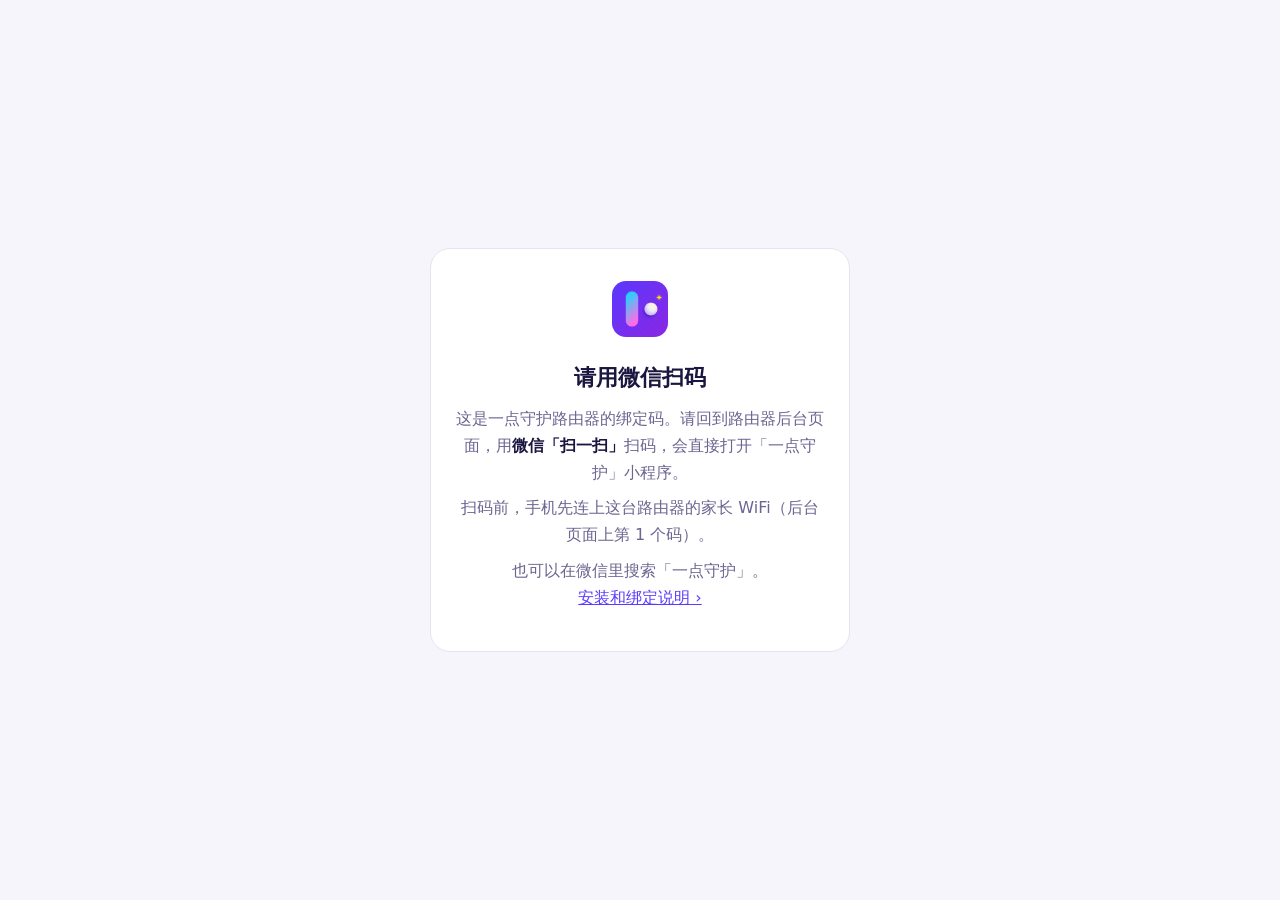
<file: doti-kids-router/b/index.html>
<!doctype html>
<html lang="zh-CN">
<head>
<meta charset="utf-8">
<meta name="viewport" content="width=device-width, initial-scale=1">
<title>请用微信扫码 | 一点守护</title>
<meta name="robots" content="noindex">
<meta name="theme-color" content="#5b3bff">
<link rel="icon" href="../assets/apple-touch-icon.png">
<style>
:root{--bg:#f6f5fb;--panel:#fff;--ink:#1b1640;--muted:#6b6590;--brand:#5b3bff;--line:#e6e3f2}
@media (prefers-color-scheme:dark){:root{--bg:#110e22;--panel:#1a1631;--ink:#ece9ff;--muted:#a29bc9;--brand:#b4a6ff;--line:#2c2750}}
*{box-sizing:border-box}
body{margin:0;min-height:100vh;display:flex;align-items:center;justify-content:center;background:var(--bg);color:var(--ink);font:16px/1.7 -apple-system,"PingFang SC","Hiragino Sans GB",system-ui,sans-serif;padding:24px 16px}
.card{max-width:420px;width:100%;background:var(--panel);border:1px solid var(--line);border-radius:20px;padding:32px 24px;text-align:center}
img{width:56px;height:56px;border-radius:14px}
h1{font-size:22px;margin:14px 0 6px}
.code{display:inline-block;font:700 20px Menlo,monospace;color:var(--brand);letter-spacing:2px;margin:4px 0 10px}
p{color:var(--muted);margin:8px 0}
b{color:var(--ink)}
a{color:var(--brand)}
</style>
</head>
<body>
<div class="card">
  <img src="../assets/apple-touch-icon.png" alt="">
  <h1>请用微信扫码</h1>
  <div id="c"></div>
  <p>这是一点守护路由器的绑定码。请回到路由器后台页面，用<b>微信「扫一扫」</b>扫码，会直接打开「一点守护」小程序。</p>
  <p>扫码前，手机先连上这台路由器的家长 WiFi（后台页面上第 1 个码）。</p>
  <p>也可以在微信里搜索「一点守护」。<br><a href="../quick-start.html">安装和绑定说明 ›</a></p>
</div>
<script>
(function () {
  var m = /[?&]c=([0-9A-Fa-f]{4})(?:&|$)/.exec(location.search), el = document.getElementById('c');
  if (m) el.innerHTML = '路由器编号 <span class="code">' + m[1].toUpperCase() + '</span><br><span style="color:var(--muted);font-size:14px">家长 WiFi：DOTI-' + m[1].toUpperCase() + '-ADMIN</span>';
})();
</script>
</body>
</html>
</file>
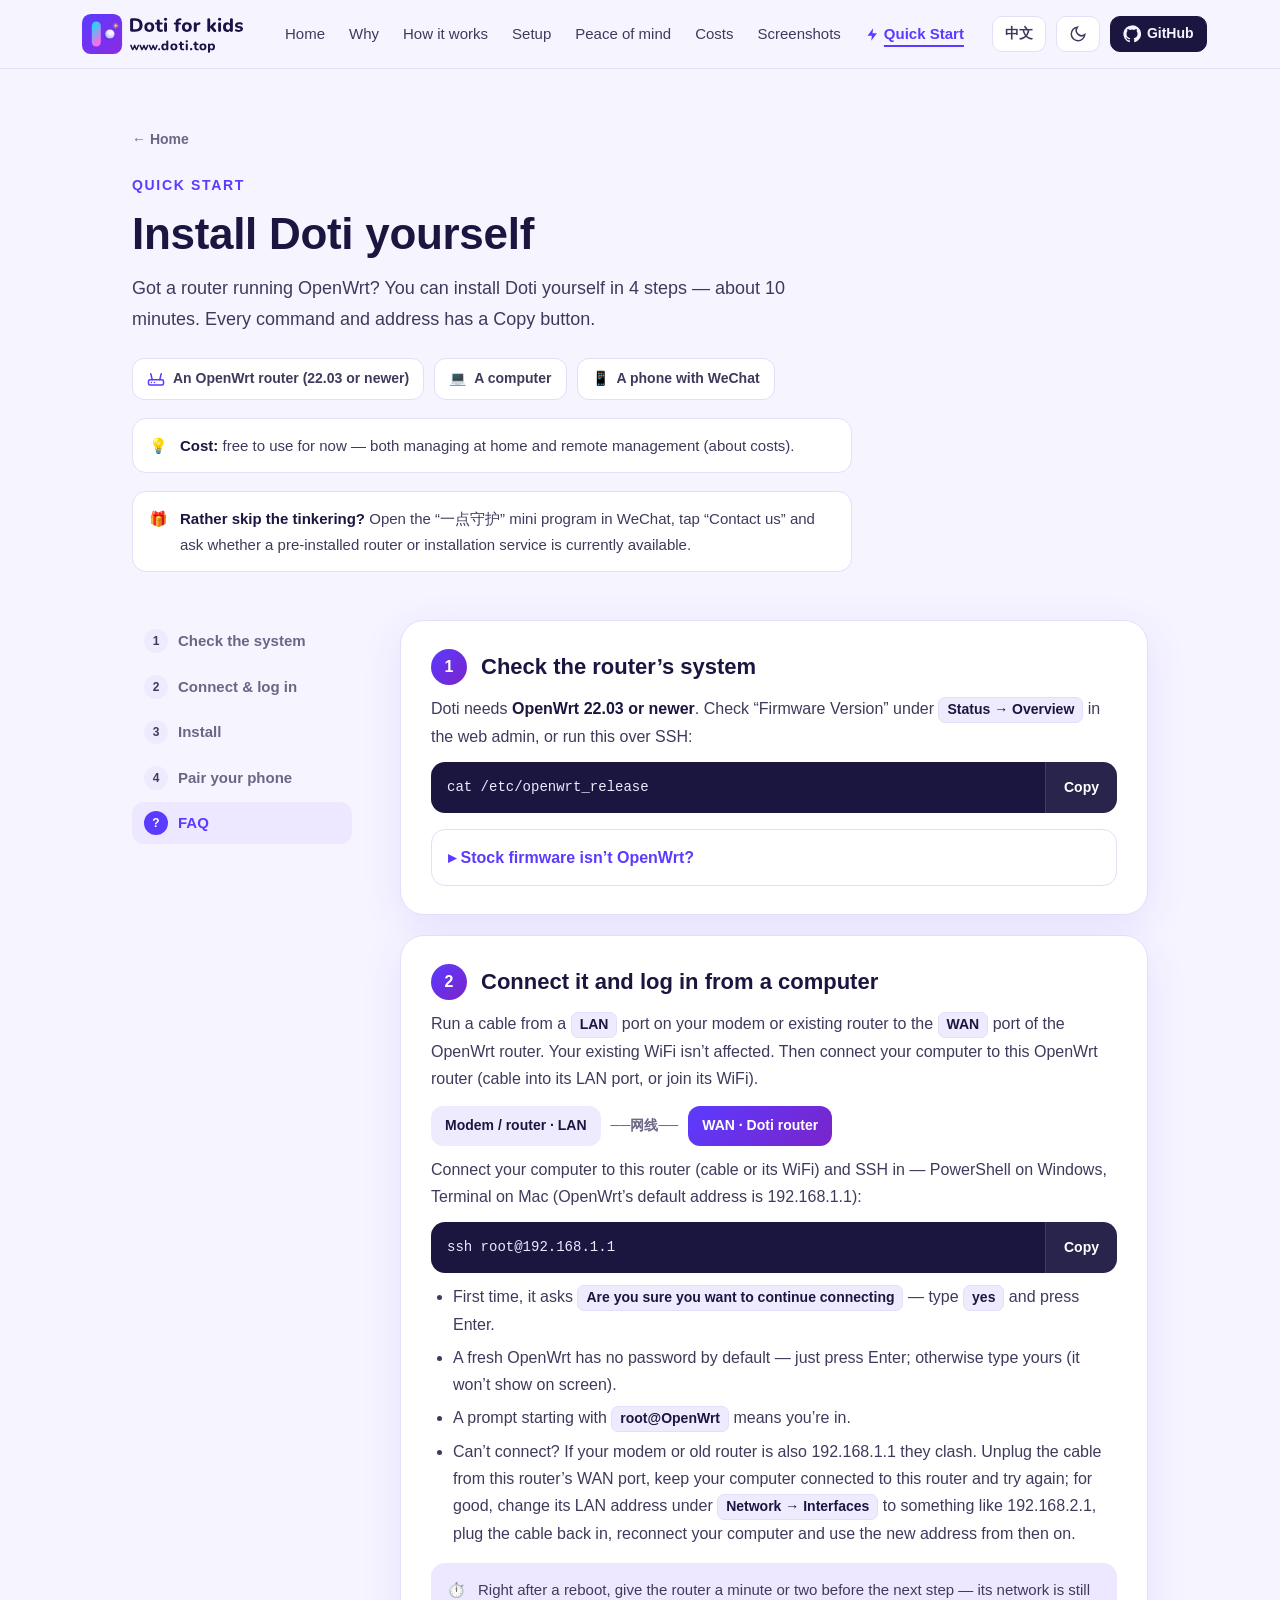
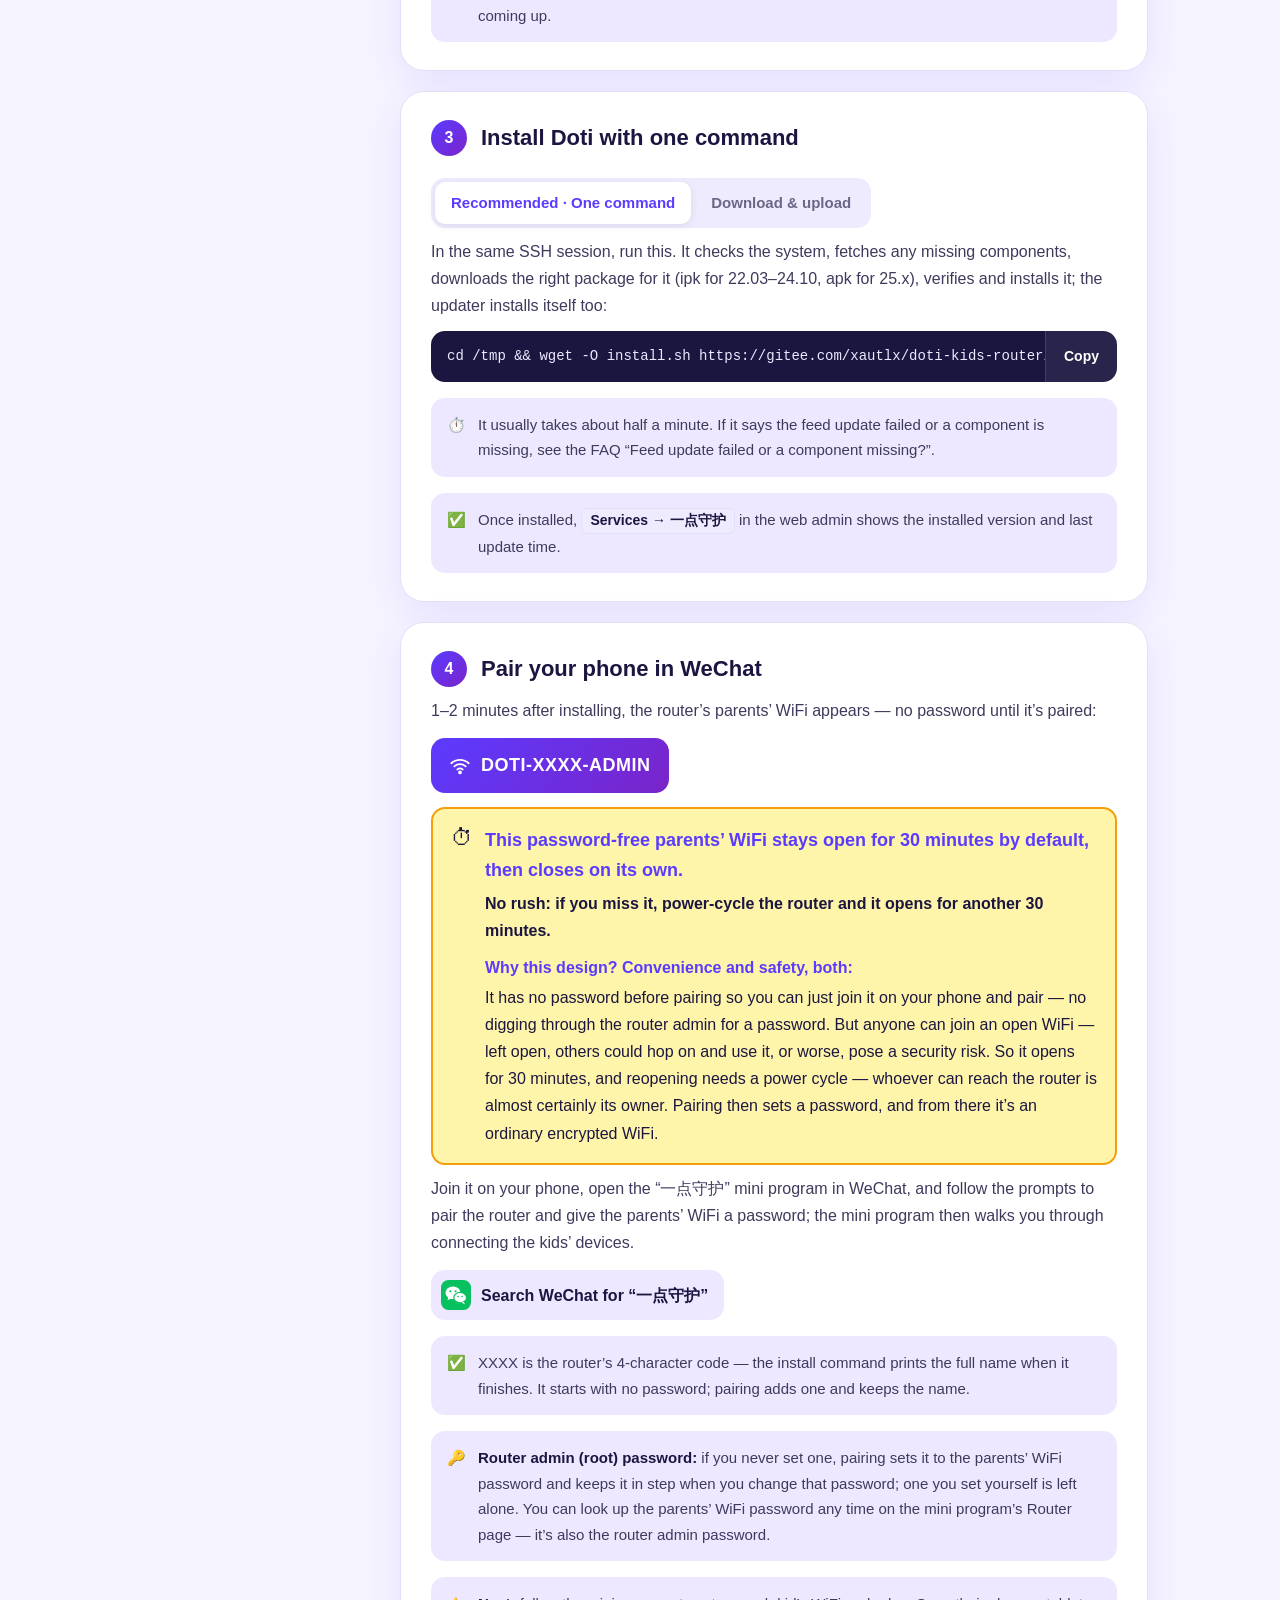
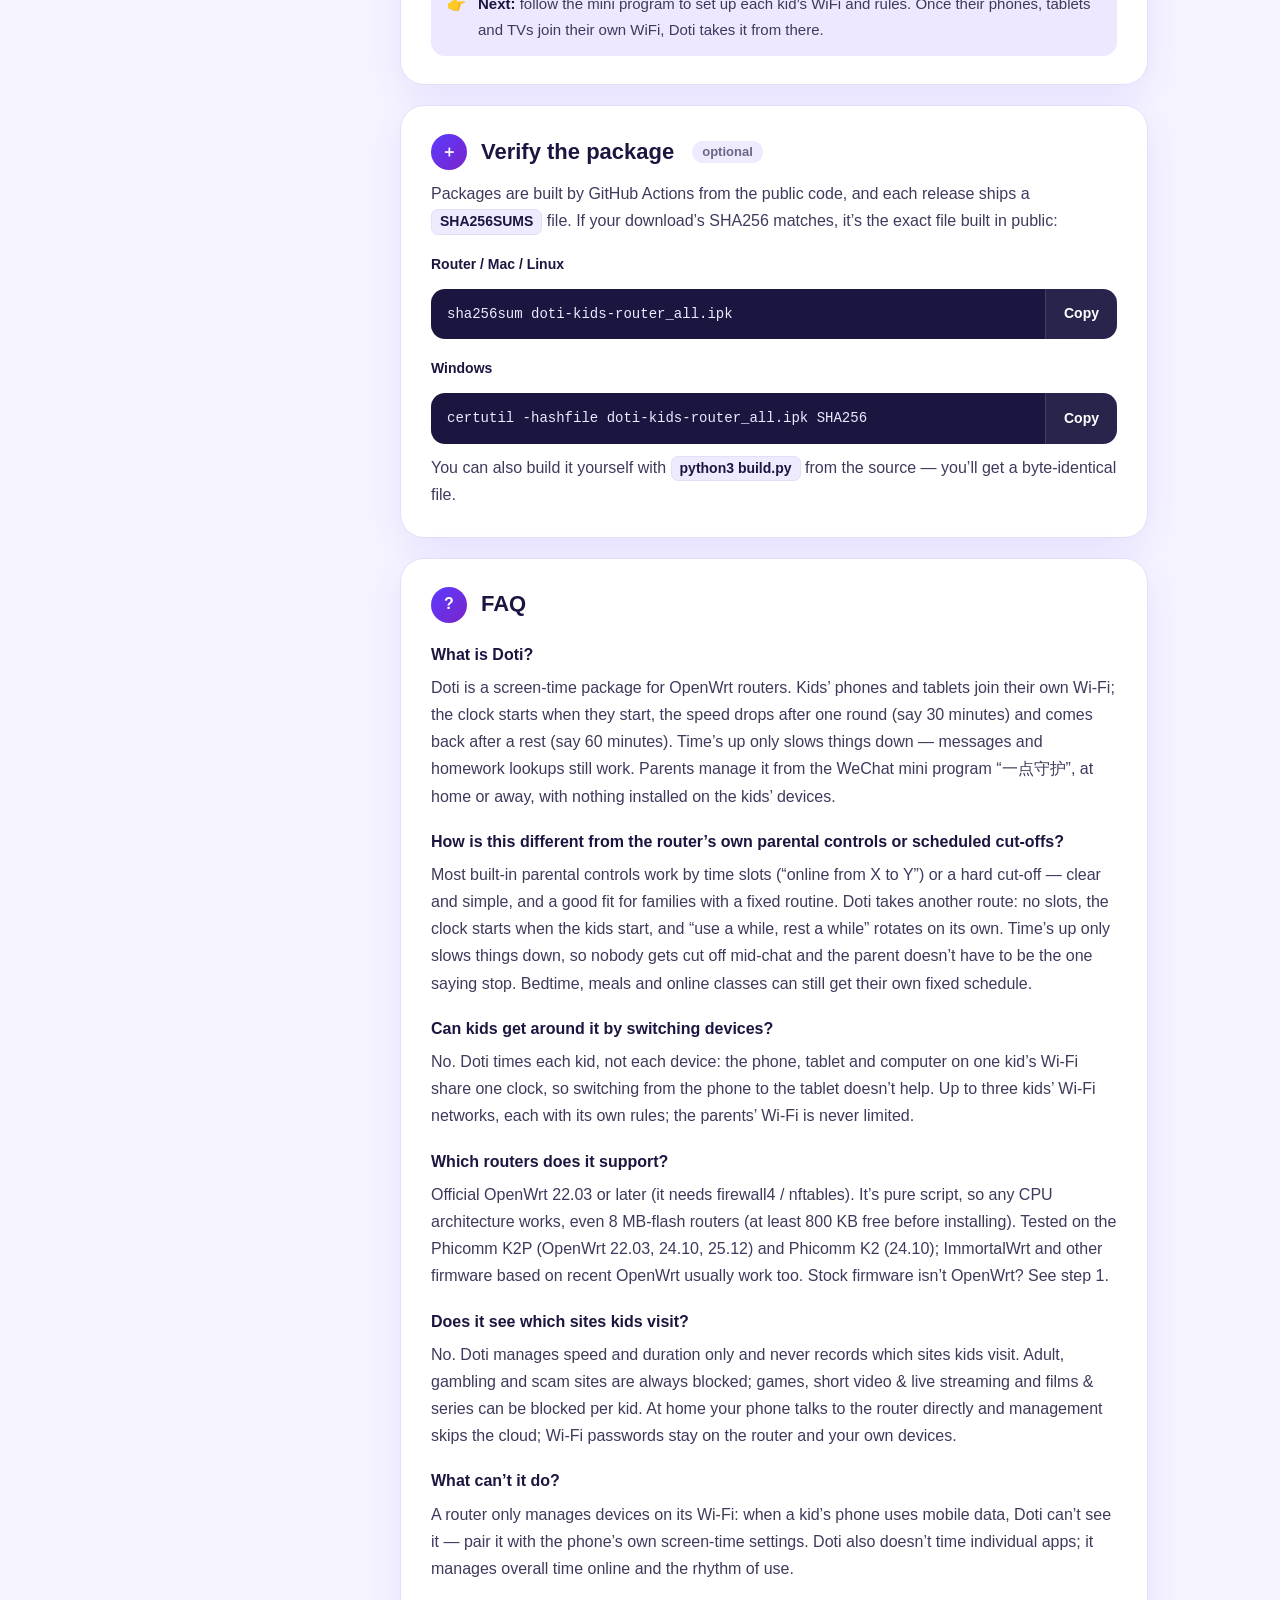
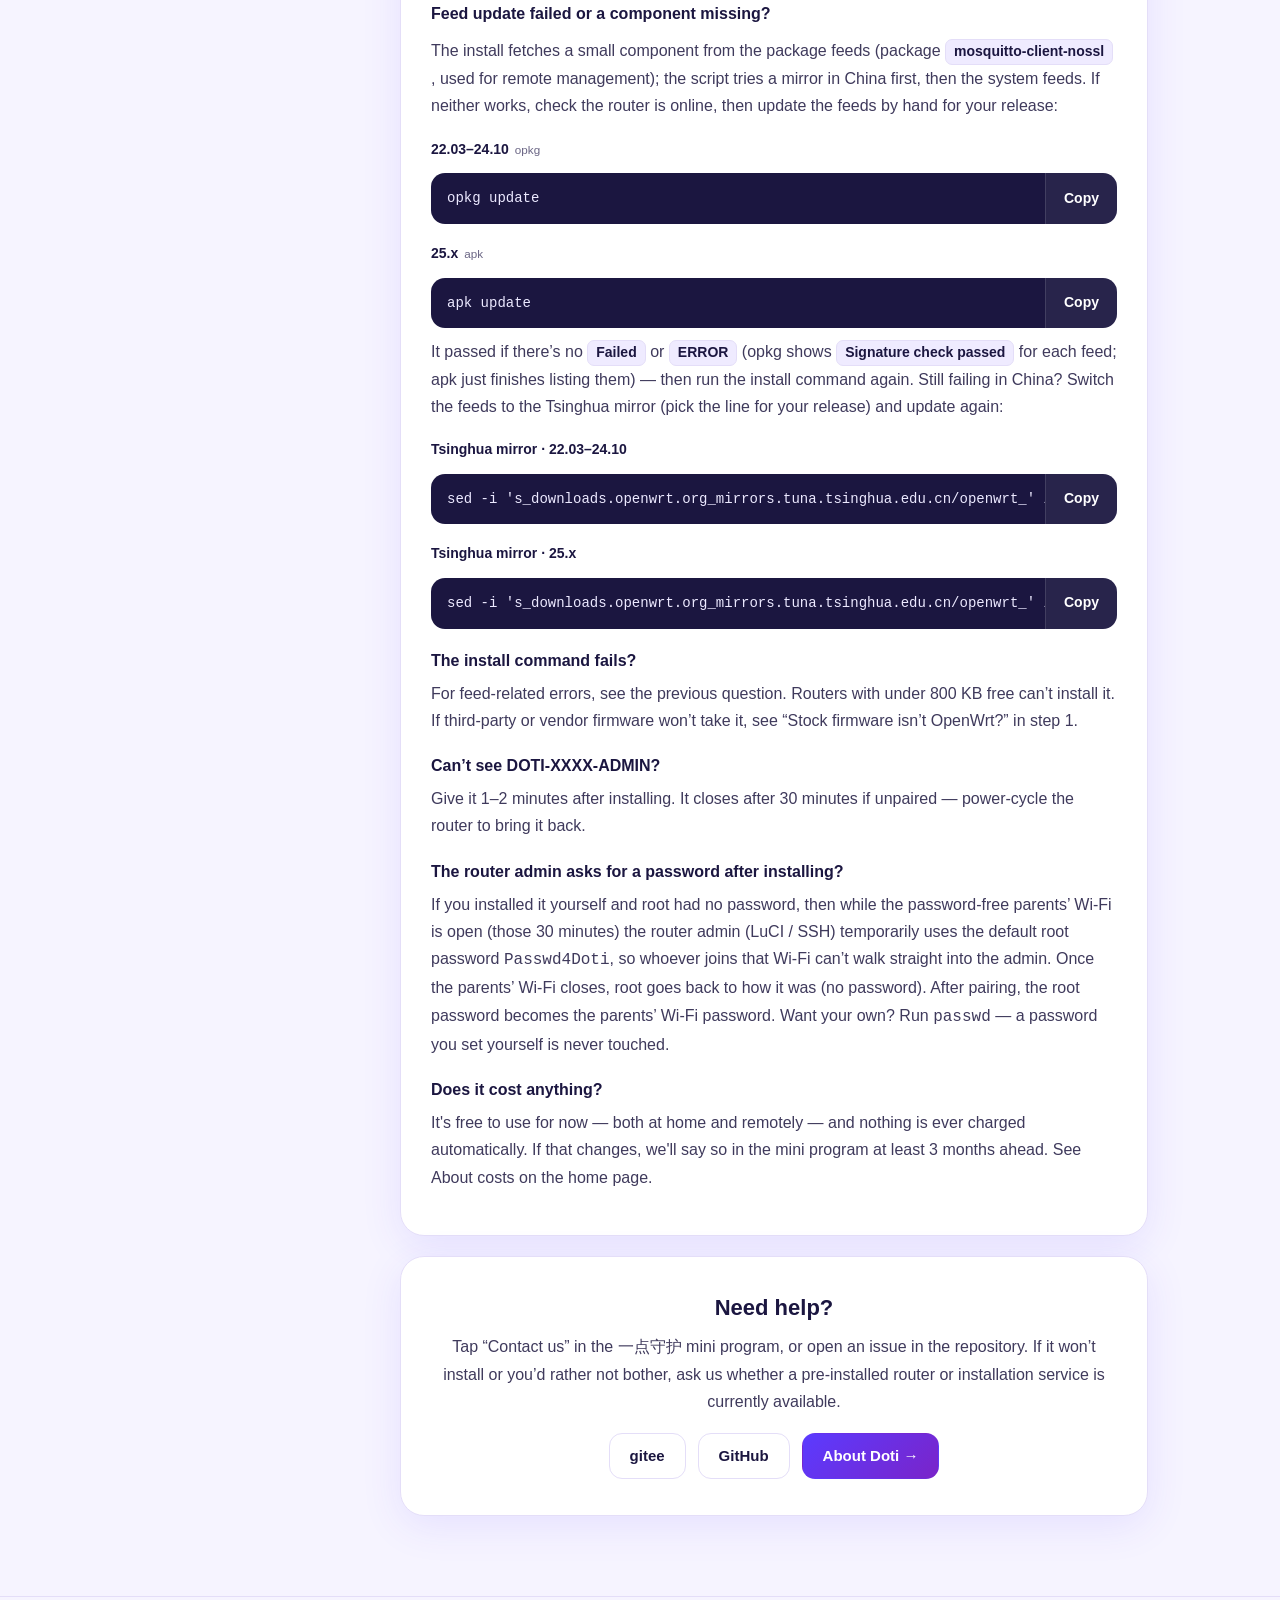
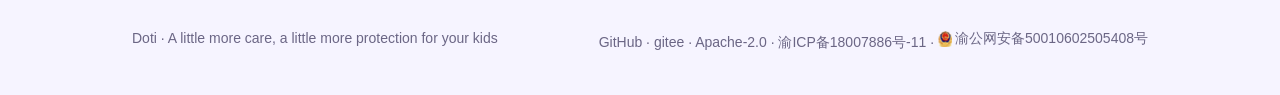
<file: doti-kids-router/quick-start/index.html>
<!doctype html>
<html lang="zh-CN">
<head>
<meta charset="utf-8">
<meta name="viewport" content="width=device-width,initial-scale=1">
<title>快速开始 · 一点守护</title>
<meta name="robots" content="noindex">
<link rel="canonical" href="https://doti.top/quick-start.html">
<!-- 快速开始搬到了 /quick-start.html（11-18）；旧地址带着锚点跳过去 -->
<meta http-equiv="refresh" content="0; url=../quick-start.html">
<script>location.replace('../quick-start.html' + location.search + location.hash)</script>
</head>
<body><p>快速开始已经搬到 <a href="../quick-start.html">doti.top/quick-start.html</a>。</p></body>
</html>
</file>
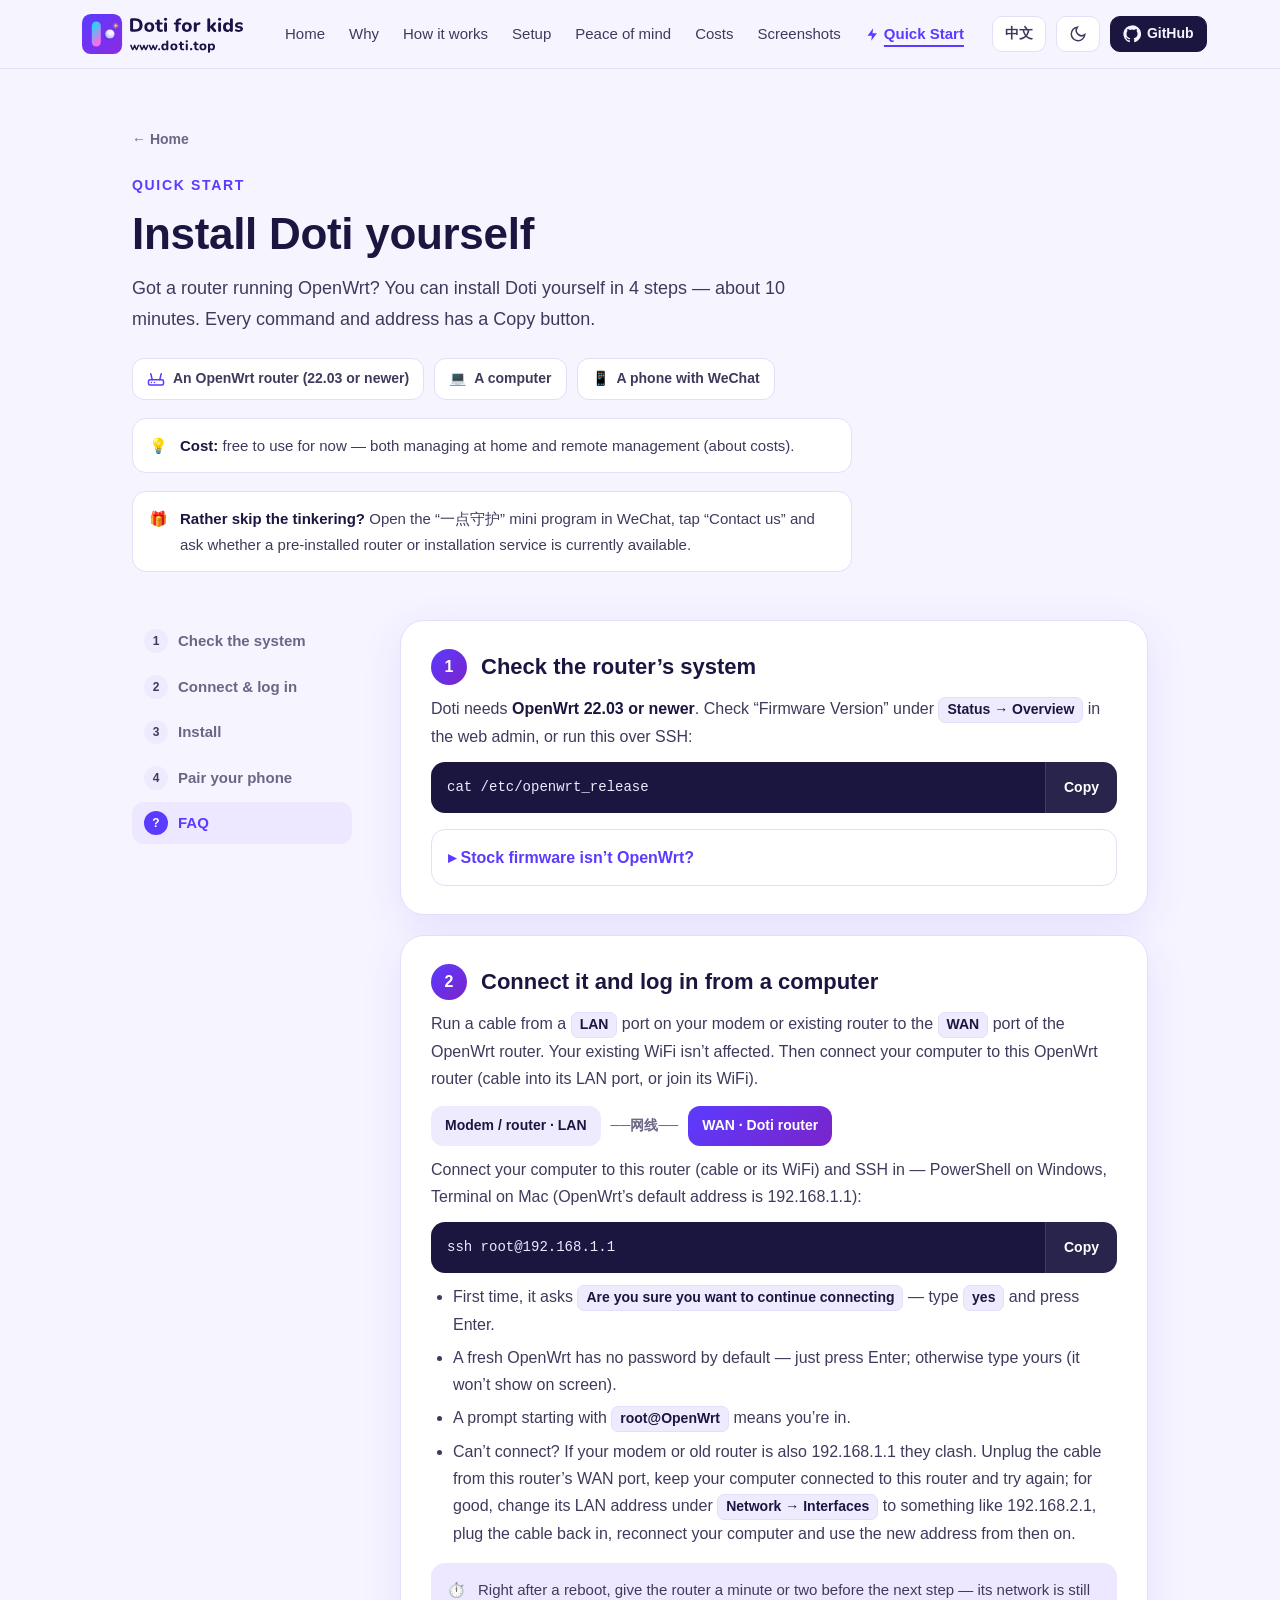
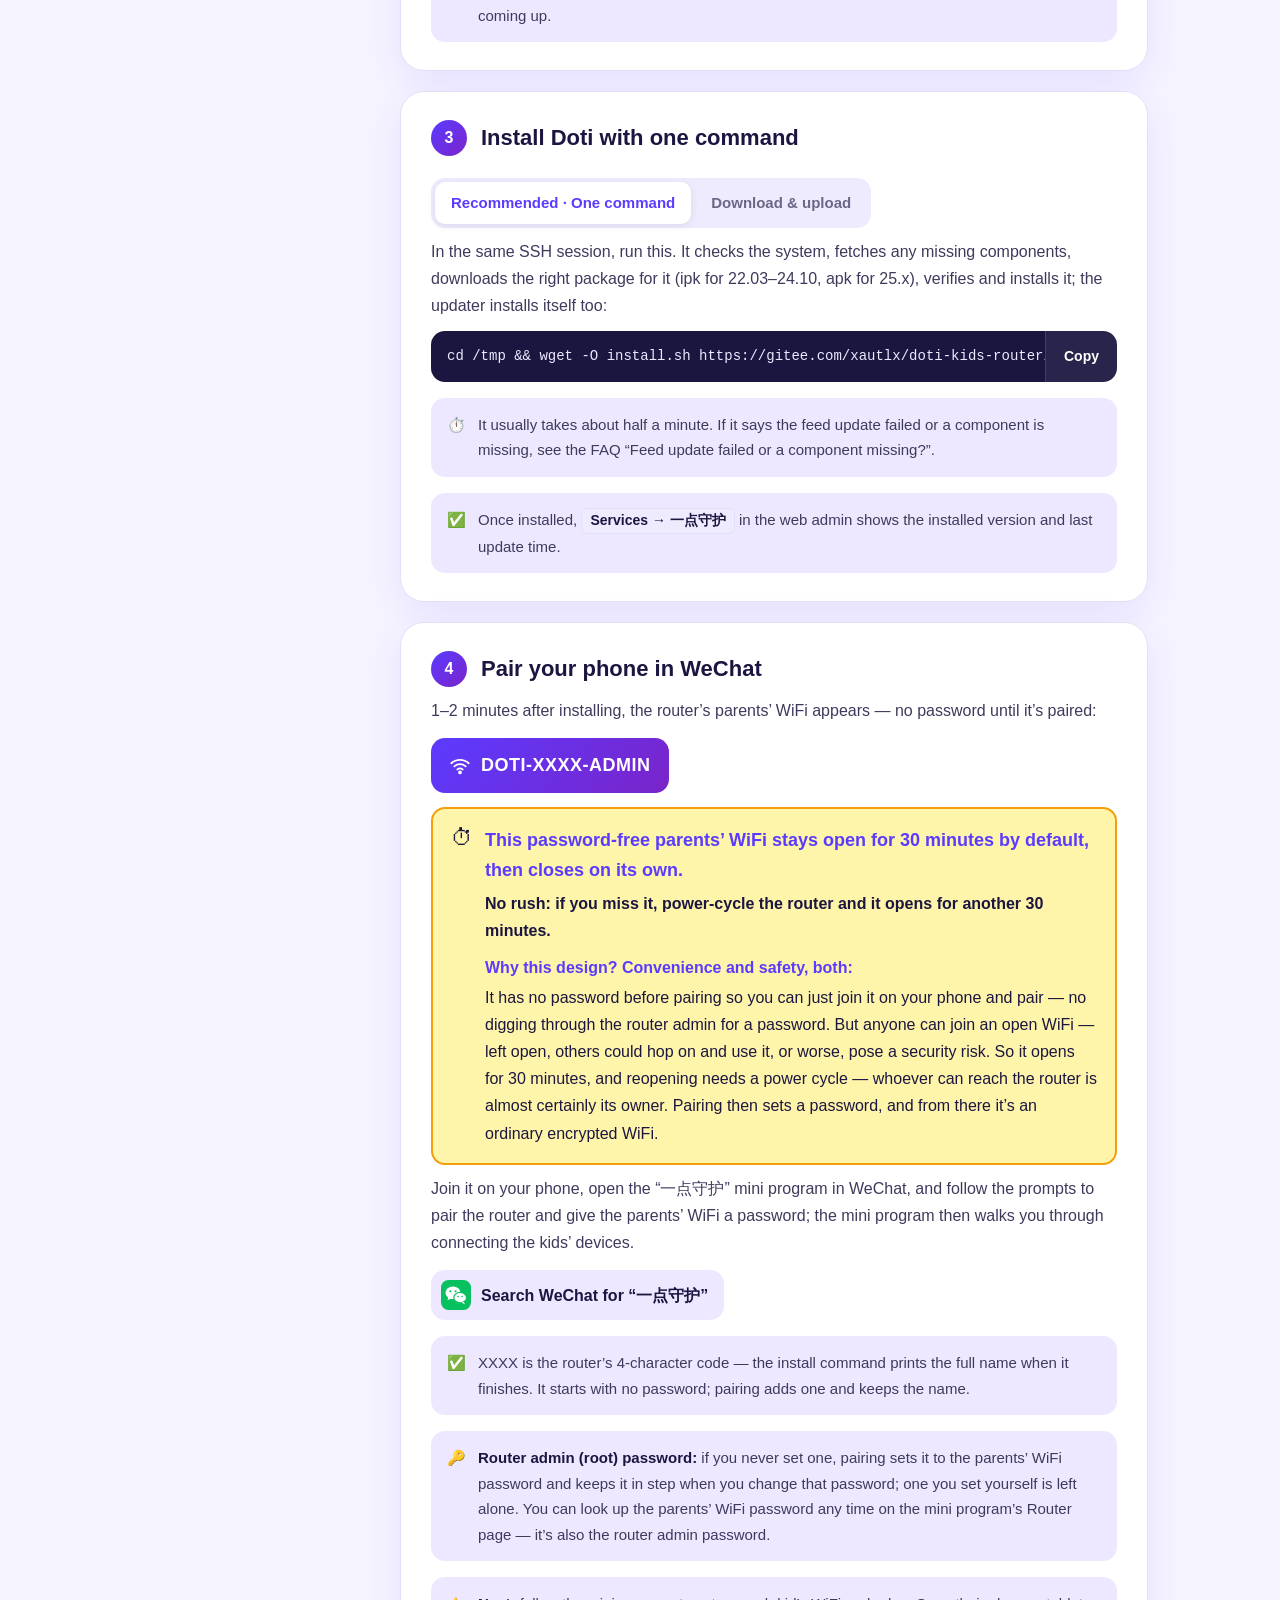
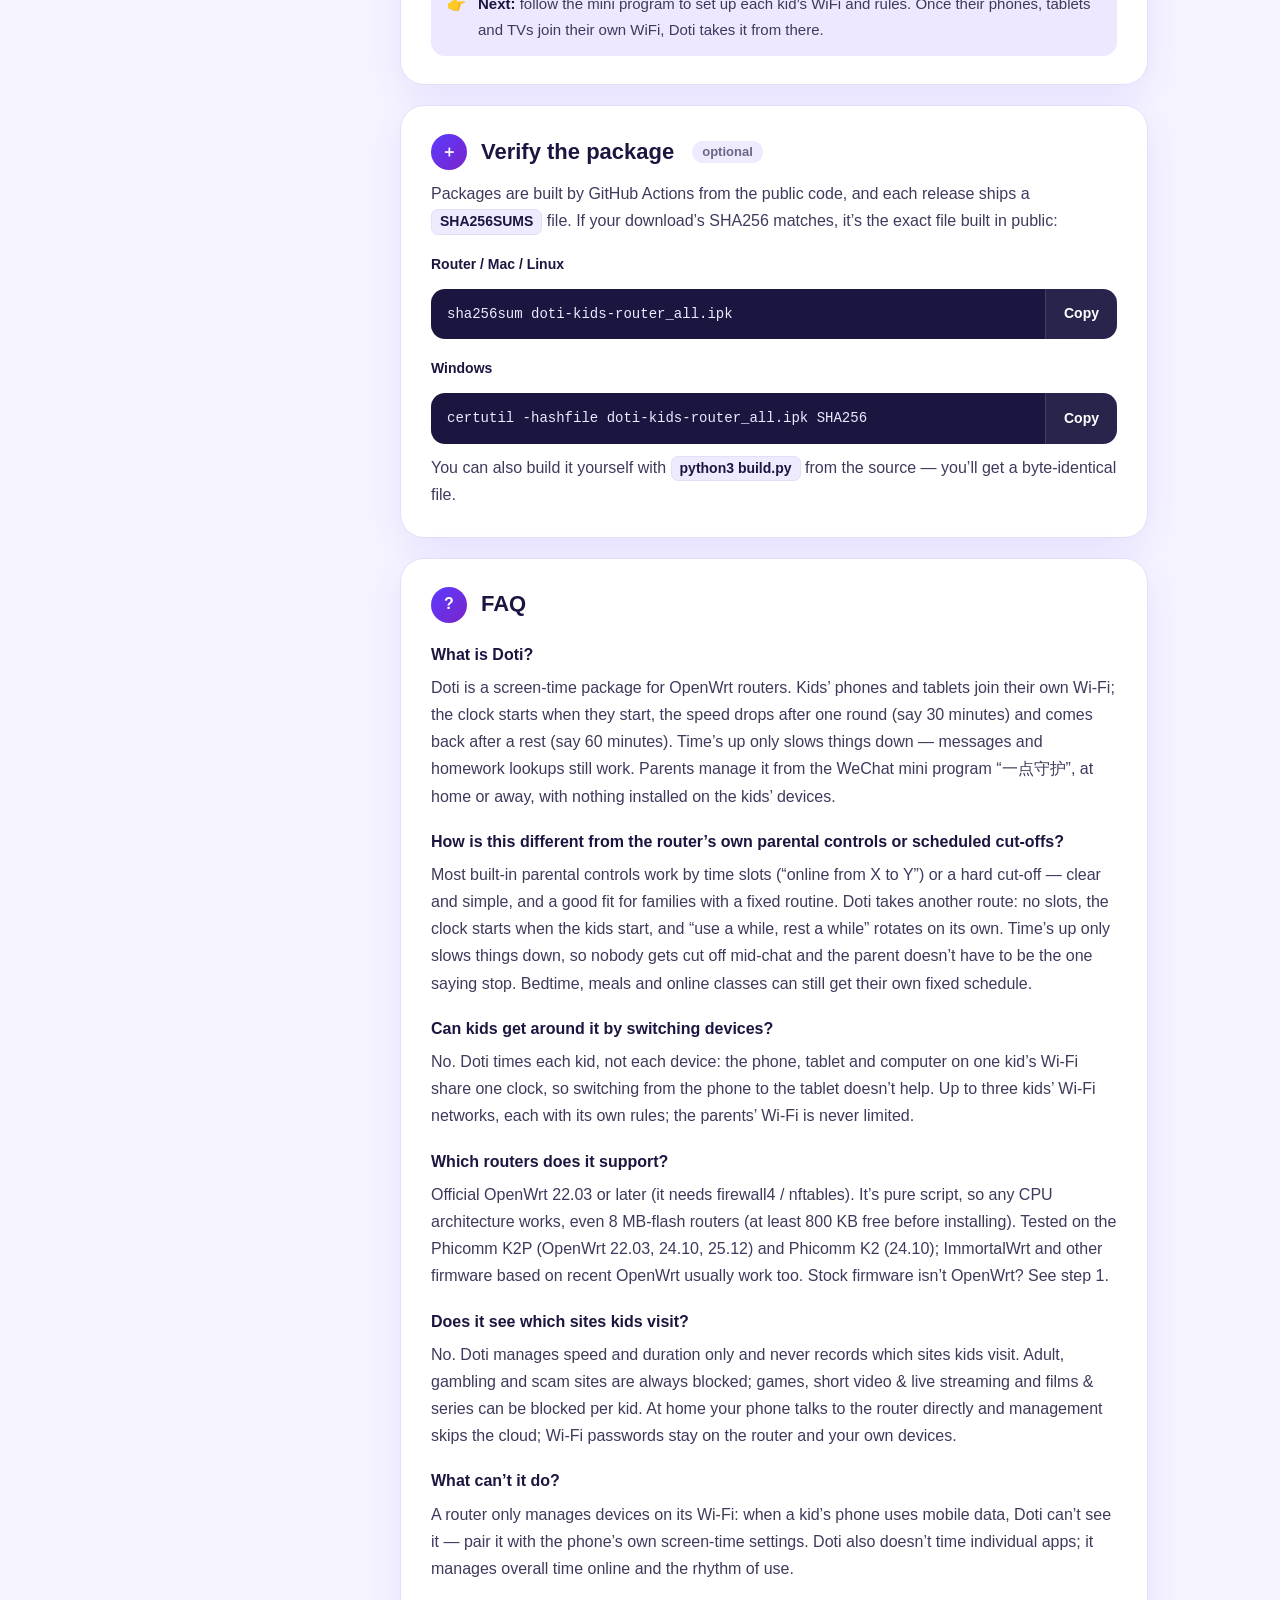
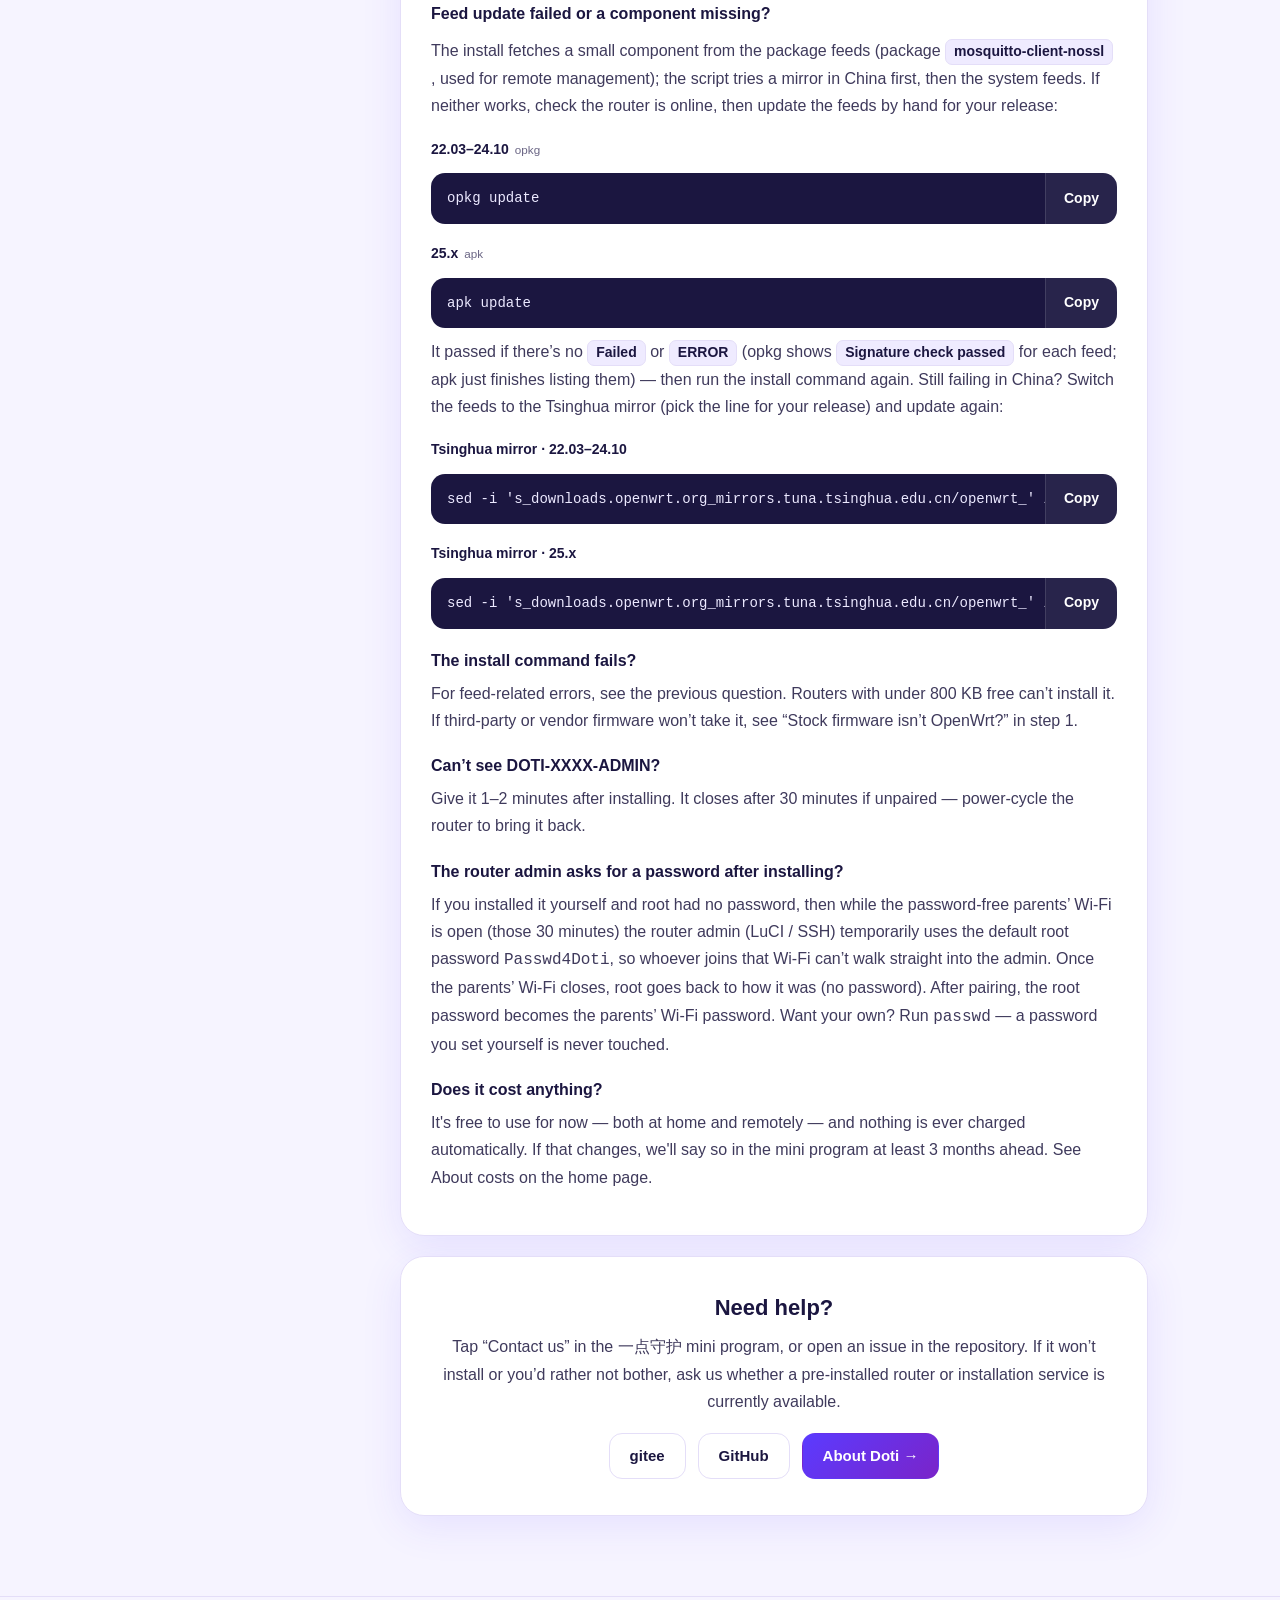
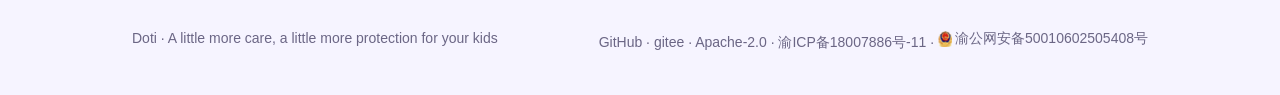
<file: doti-kids-router/quick-start.html>
<!doctype html>
<html lang="zh-CN" data-lang="zh">
<head>
<meta charset="utf-8">
<meta name="viewport" content="width=device-width, initial-scale=1">
<title>快速开始 · 自己安装一点守护 | 一点守护</title>
<meta name="description" content="把一点守护装到自己的 OpenWrt 路由器：确认系统、接好路由器、一条命令安装、手机连上不用密码的 DOTI-XXXX-ADMIN 用微信小程序「一点守护」绑定。附常见问题：和定时断网有什么不同、支持哪些路由器、会不会看孩子上网内容。">
<meta name="robots" content="index,follow">
<meta name="theme-color" content="#5b3bff">
<link rel="canonical" href="https://doti.top/quick-start.html">
<meta property="og:type" content="article">
<meta property="og:site_name" content="一点守护 Doti">
<meta property="og:title" content="快速开始 · 自己安装一点守护">
<meta property="og:description" content="OpenWrt 22.03 及以上路由器，四步装好，家长不用懂网络。">
<meta property="og:url" content="https://doti.top/quick-start.html">
<meta property="og:image" content="https://doti.top/assets/og.jpg">
<script type="application/ld+json">
{
  "@context": "https://schema.org",
  "@type": "FAQPage",
  "mainEntity": [
    {
      "@type": "Question",
      "name": "一点守护是什么？",
      "acceptedAnswer": {
        "@type": "Answer",
        "text": "一点守护是装在 OpenWrt 路由器上的孩子上网时间管理插件。孩子的手机、平板连单独的孩子 WiFi，开始用才计时，用满一轮（比如 30 分钟）网速自动降下来，歇够一段（比如 60 分钟）自动恢复；到点只限速不断网，回消息、查资料还能用。家长在微信小程序「一点守护」里管理，在家、在外面都能管，孩子设备上什么都不用装。"
      }
    },
    {
      "@type": "Question",
      "name": "和路由器自带的家长控制、定时断网有什么不同？",
      "acceptedAnswer": {
        "@type": "Answer",
        "text": "路由器自带的家长控制大多按「几点到几点能上网」或到点断网来管，规则清楚、设置简单，适合作息固定的家庭。一点守护换了个思路：不规定时段，孩子什么时候开始用就从什么时候计时，「用一会儿、歇一会儿」自动轮换；到点只是变慢，不会正聊着天就被掐断，家长也不用当那个喊停的人。需要固定作息的，睡觉、吃饭、网课时段也能单独安排。"
      }
    },
    {
      "@type": "Question",
      "name": "孩子有好几台设备，换着用能绕过去吗？",
      "acceptedAnswer": {
        "@type": "Answer",
        "text": "不能。一点守护按孩子管，不按设备管：同一个孩子 WiFi 下的手机、平板、电脑合在一起算时长，手机到点换平板也一样慢。最多三个孩子 WiFi，各用各的规则；家长 WiFi 不受限。"
      }
    },
    {
      "@type": "Question",
      "name": "支持哪些路由器？",
      "acceptedAnswer": {
        "@type": "Answer",
        "text": "官方 OpenWrt 22.03 及以上都能装（依赖 firewall4 / nftables）；纯脚本，和 CPU 架构无关，8MB 闪存的老路由器也能装（安装前剩余空间至少 800KB）。实测过斐讯 K2P（OpenWrt 22.03、24.10、25.12）和斐讯 K2（24.10）；ImmortalWrt 等基于新版 OpenWrt 的固件一般也能装。原装系统不是 OpenWrt 的，见第 1 步。"
      }
    },
    {
      "@type": "Question",
      "name": "会看孩子上了哪些网站吗？",
      "acceptedAnswer": {
        "@type": "Answer",
        "text": "不会。一点守护只管网速和时长，不记录孩子访问了哪些网站。成人、赌博、诈骗网站始终屏蔽；游戏、短视频和直播、影视网站可以按孩子单独选择屏蔽。在家时手机直接和路由器通信，管理操作不经过云端；WiFi 密码只存在路由器和你们自己的设备上。"
      }
    },
    {
      "@type": "Question",
      "name": "有什么管不到的？",
      "acceptedAnswer": {
        "@type": "Answer",
        "text": "路由器只能管连着它的 WiFi：孩子的手机用自己的流量卡上网时管不到，这时要配合手机自带的屏幕使用时间。一点守护也不按 App 单独计时，管的是总的上网时长和节奏。"
      }
    },
    {
      "@type": "Question",
      "name": "要花钱吗？",
      "acceptedAnswer": {
        "@type": "Answer",
        "text": "现在免费使用，在家管理、远程管理都不收费，也不会自动扣费。以后如果有调整，至少提前 3 个月在小程序里告诉大家。"
      }
    }
  ]
}
</script>
<link rel="icon" href="assets/logo.svg" type="image/svg+xml">
<link rel="apple-touch-icon" href="assets/apple-touch-icon.png">
<style>
:root{
  --bg:#f6f4ff;--bg2:#efebff;--card:#fff;--line:#e4def8;
  --t1:#1b1640;--t2:#3f3a5c;--t3:#6b6685;
  --brand:#5b3bff;--brand2:#8a2be2;--brand-soft:#ede8ff;
  --hero:linear-gradient(135deg,#5b3bff 0%,#7a24c9 100%);
  --spark:#ffea4d;--code:#1b1640;--on-code:#ece9ff;--ok:#16a34a;
  --shadow:0 10px 40px rgba(91,59,255,.10);--shadow-lg:0 24px 60px rgba(91,59,255,.18);
  --wire:#b3a8e6;
}
@media (prefers-color-scheme:dark){:root:not([data-theme="light"]){
  --bg:#0f0c1f;--bg2:#151129;--card:#1c1836;--line:#2e2852;
  --t1:#ece9ff;--t2:#cbc5ea;--t3:#9f98c2;
  --brand:#8f7bff;--brand2:#a855f7;--brand-soft:rgba(106,76,255,.2);
  --code:#0b0918;--on-code:#ece9ff;--ok:#4ade80;
  --shadow:0 10px 40px rgba(0,0,0,.35);--shadow-lg:0 24px 60px rgba(0,0,0,.5);
  --wire:#4c4380;
}}
:root[data-theme="dark"]{
  --bg:#0f0c1f;--bg2:#151129;--card:#1c1836;--line:#2e2852;
  --t1:#ece9ff;--t2:#cbc5ea;--t3:#9f98c2;
  --brand:#8f7bff;--brand2:#a855f7;--brand-soft:rgba(106,76,255,.2);
  --code:#0b0918;--on-code:#ece9ff;--ok:#4ade80;
  --shadow:0 10px 40px rgba(0,0,0,.35);--shadow-lg:0 24px 60px rgba(0,0,0,.5);
  --wire:#4c4380;
}
*{box-sizing:border-box}
html{scroll-behavior:smooth;scroll-padding-top:84px}
body{margin:0;background:var(--bg);color:var(--t1);font:16px/1.7 -apple-system,BlinkMacSystemFont,"PingFang SC","Hiragino Sans GB","Microsoft YaHei","Segoe UI",Roboto,sans-serif;-webkit-font-smoothing:antialiased}
a{color:inherit;text-decoration:none}
img{display:block}
html[data-lang="zh"] [lang="en"],html[data-lang="en"] [lang="zh"]{display:none!important}
.wrap{max-width:1080px;margin:0 auto;padding:0 32px}
/* 顶栏（和首页一样） */
.nav{position:sticky;top:0;z-index:20;background:color-mix(in srgb,var(--bg) 82%,transparent);backdrop-filter:saturate(1.4) blur(14px);-webkit-backdrop-filter:saturate(1.4) blur(14px);border-bottom:1px solid var(--line)}
.nav .wrap{max-width:1180px;display:flex;align-items:center;gap:28px;height:68px}   /* 顶栏和首页同宽，正文仍 1080 */
.brand{display:flex;align-items:center;gap:10px;font-weight:800;font-size:19px}
.brand img{width:34px;height:34px;border-radius:9px}
.brand small{font-weight:600;font-size:13px;color:var(--t3)}
/* 英文版左上角（11-20）：图标 + Doti / www.doti.top 两行，和中文图文标志同样的排法 */
.links a,.tbtn{white-space:nowrap}
@media (max-width:1300px){.links{gap:14px;font-size:14px;margin-left:4px}}
@media (max-width:1220px){.links a.nav-home{display:none}.gt .gtt{display:none}}   /* 加了「首页」和 gitee 后放不下：窄屏先收起首页（点 logo 也回顶部）和 gitee 文字 */
@media (max-width:1140px){.links a.nav-shots{display:none}}
.brand img.lk{width:auto;height:40px;border-radius:0}
.brand{min-width:163px}   /* 中英文图文 logo 同高，英文较窄：占同样宽度，切换语言时菜单不跳 */
.brand img.lk.d{display:none}
@media (prefers-color-scheme:dark){:root:not([data-theme="light"]) .brand img.lk.l{display:none}:root:not([data-theme="light"]) .brand img.lk.d{display:block}}
:root[data-theme="dark"] .brand img.lk.l{display:none}:root[data-theme="dark"] .brand img.lk.d{display:block}
.links{display:flex;gap:24px;margin-left:12px;font-size:15px;color:var(--t2)}
.links a:hover{color:var(--brand)}
.links a.qs{display:inline-flex;align-items:center;gap:4px;color:var(--brand);font-weight:700}
.links a.qs svg{width:15px;height:15px}
.links a.qs.on{text-decoration:underline;text-underline-offset:6px;text-decoration-thickness:2px}
.tools{margin-left:auto;display:flex;align-items:center;gap:10px}
.tbtn{height:36px;min-width:36px;padding:0 12px;border-radius:10px;border:1px solid var(--line);background:var(--card);color:var(--t2);font:inherit;font-size:14px;font-weight:600;cursor:pointer;display:inline-flex;align-items:center;justify-content:center;gap:6px}
.tbtn:hover{border-color:var(--brand);color:var(--brand)}
.tbtn svg{width:18px;height:18px}
.gh{background:var(--t1);color:var(--bg);border-color:var(--t1)}
.gt{background:#c71d23;color:#fff;border-color:#c71d23}
.gh:hover{color:var(--bg);opacity:.92}
/* 页头 */
.head{padding:56px 0 8px}
.back{display:inline-flex;align-items:center;gap:6px;color:var(--t3);font-size:14px;font-weight:600}
.back:hover{color:var(--brand)}
.kicker{margin-top:22px;color:var(--brand);font-weight:800;font-size:14px;letter-spacing:.12em;text-transform:uppercase}
h1{margin:8px 0 12px;font-size:44px;line-height:1.25;font-weight:850;letter-spacing:-.3px}
.lead{margin:0;font-size:18px;color:var(--t2);max-width:720px}
.needs{display:flex;flex-wrap:wrap;gap:10px;margin-top:24px}
.needs>span{display:inline-flex;align-items:center;gap:8px;padding:8px 14px;border-radius:12px;background:var(--card);border:1px solid var(--line);font-size:14px;font-weight:600;color:var(--t2)}
.needs i{font-style:normal}
.needs .rt{width:18px;height:18px;display:block;color:var(--brand)}
/* 主体：左侧步骤目录（电脑上跟随），右侧步骤 */
.body{display:grid;grid-template-columns:220px 1fr;gap:48px;padding:40px 0 80px}
.toc{position:sticky;top:96px;align-self:start;display:flex;flex-direction:column;gap:4px}
.toc a{display:flex;align-items:center;gap:10px;padding:8px 12px;border-radius:12px;color:var(--t3);font-size:15px;font-weight:600}
.toc a:hover,.toc a.on{background:var(--brand-soft);color:var(--brand)}
.toc b{flex:none;width:24px;height:24px;border-radius:50%;display:flex;align-items:center;justify-content:center;font-size:12px;background:var(--bg2);color:var(--t2)}
.toc a.on b{background:var(--brand);color:#fff}
.steps{display:flex;flex-direction:column;gap:20px;min-width:0}
.step{position:relative;background:var(--card);border:1px solid var(--line);border-radius:24px;padding:28px 30px;box-shadow:var(--shadow)}
.step h2{display:flex;align-items:center;gap:14px;margin:0 0 6px;font-size:22px;line-height:1.4}
.step h2 .n{flex:none;width:36px;height:36px;border-radius:50%;display:flex;align-items:center;justify-content:center;background:var(--hero);color:#fff;font-size:16px}
.step h2 .opt{margin-left:4px;padding:2px 10px;border-radius:999px;background:var(--bg2);color:var(--t3);font-size:13px;font-weight:600}
.step>p,.step p.p{margin:10px 0 0;color:var(--t2)}
.step ul,.step ol{margin:10px 0 0;padding-left:22px;color:var(--t2)}
.step li{margin:4px 0}
.b{color:var(--t1);font-weight:700}
.kbd{display:inline-block;padding:0 8px;border-radius:7px;background:var(--bg2);border:1px solid var(--line);font-size:14px;font-weight:600;color:var(--t1);white-space:nowrap}
/* 可复制的地址和命令 */
.copy{display:flex;align-items:stretch;margin-top:12px;border-radius:14px;background:var(--code);color:var(--on-code);overflow:hidden}
.copy code{flex:1;min-width:0;padding:14px 16px;font:14px/1.6 ui-monospace,SFMono-Regular,Menlo,Consolas,monospace;overflow-x:auto;white-space:pre}
.copy button{flex:none;border:0;border-left:1px solid rgba(255,255,255,.12);background:rgba(255,255,255,.06);color:#fff;font:inherit;font-size:14px;font-weight:700;padding:0 18px;cursor:pointer}
.copy button:hover{background:rgba(255,255,255,.14)}
.copy button.done{color:#4ade80}
.lbl{margin-top:18px;font-size:14px;font-weight:700;color:var(--t1)}
.lbl small{font-weight:500;color:var(--t3);margin-left:6px}
/* 两种安装方法 */
.tabs{display:inline-flex;gap:4px;margin-top:16px;padding:4px;border-radius:14px;background:var(--bg2)}
.tabs button{border:0;background:none;padding:8px 16px;border-radius:10px;font:inherit;font-size:15px;font-weight:700;color:var(--t3);cursor:pointer}
.tabs button.on{background:var(--card);color:var(--brand);box-shadow:0 2px 8px rgba(0,0,0,.08)}
.pane{display:none}.pane.on{display:block}
/* 提示框 */
.fold{margin-top:16px;border:1px solid var(--line);border-radius:14px;padding:4px 16px;background:var(--card)}
.fold>summary{cursor:pointer;padding:10px 0;font-weight:700;color:var(--brand);list-style:none}
.fold>summary::-webkit-details-marker{display:none}
.fold>summary::before{content:"▸ "}
.fold[open]>summary::before{content:"▾ "}
.fold>:last-child{margin-bottom:12px}
.tips{margin:12px 0 0;padding-left:20px;color:var(--t2)}
.tips li{margin:6px 0}
.faq dt{margin-top:18px;font-weight:700;color:var(--t1)}
.faq dd{margin:6px 0 0;color:var(--t2)}
.note{display:flex;gap:12px;margin-top:16px;padding:14px 16px;border-radius:14px;background:var(--brand-soft);color:var(--t2);font-size:15px}
.note.warn{background:color-mix(in srgb,var(--spark) 26%,var(--card))}
.note .ic{flex:none;font-style:normal}
.note.alert{margin-top:14px;padding:16px 18px;background:color-mix(in srgb,var(--spark) 48%,var(--card));border:2px solid #f59e0b;color:var(--t1);font-size:16px;line-height:1.7}
.note.alert .ic{font-size:22px;line-height:1.2}
.note.alert .big{display:block;margin-bottom:4px;font-size:18px;font-weight:800;color:var(--brand)}
.note.alert .why{display:block;margin:10px 0 2px;font-weight:800;color:var(--brand)}
:root[data-theme="dark"] .note.alert{background:color-mix(in srgb,#f59e0b 20%,var(--card))}
@media (prefers-color-scheme:dark){:root:not([data-theme="light"]) .note.alert{background:color-mix(in srgb,#f59e0b 20%,var(--card))}}
.note.buy{margin-top:18px;max-width:720px;background:var(--card);border:1px solid var(--line)}
/* 系统是否合适：三种情况 */
.branch{display:grid;grid-template-columns:repeat(3,1fr);gap:10px;margin-top:16px}
.branch>div{padding:14px 16px;border-radius:14px;font-size:14px;color:var(--t2);background:var(--bg2)}
.branch b{display:block;margin-bottom:4px;font-size:15px;color:var(--t1)}
.branch.two{grid-template-columns:repeat(2,1fr)}
.branch .ok{background:color-mix(in srgb,var(--ok) 12%,var(--card))}
.branch .mid{background:color-mix(in srgb,var(--spark) 22%,var(--card))}
.branch .no{background:color-mix(in srgb,#ef4444 12%,var(--card))}
.wifi{display:inline-flex;align-items:center;gap:10px;margin-top:14px;padding:12px 18px;border-radius:14px;background:var(--hero);color:#fff;font-size:18px;font-weight:800;letter-spacing:.5px}
.wifi svg{width:22px;height:22px}
.wx{display:inline-flex;align-items:center;gap:10px;margin-top:14px;padding:10px 16px 10px 10px;border-radius:14px;background:var(--brand-soft);font-weight:700}
.wx img{width:30px;height:30px}
/* 接线示意 */
.wire{display:flex;align-items:center;flex-wrap:wrap;gap:10px;margin-top:14px;font-size:14px;font-weight:700}
.wire>span{padding:8px 14px;border-radius:12px;background:var(--bg2)}
.wire>span.g{background:var(--hero);color:#fff}
.wire i{font-style:normal;color:var(--t3)}
/* 结尾 */
.done{text-align:center;padding:36px 30px}
.done h2{justify-content:center}
.helps{display:flex;flex-wrap:wrap;justify-content:center;gap:12px;margin-top:18px}
.btn{height:46px;padding:0 20px;border-radius:13px;display:inline-flex;align-items:center;gap:8px;font-weight:700;font-size:15px;border:1px solid var(--line);background:var(--card)}
.btn:hover{border-color:var(--brand);color:var(--brand)}
.btn.p{background:var(--hero);color:#fff;border-color:transparent}
.btn.p:hover{color:#fff;opacity:.92}
footer{padding:30px 0 44px;color:var(--t3);font-size:14px;border-top:1px solid var(--line)}
footer .wrap{display:flex;flex-wrap:wrap;gap:16px;justify-content:space-between}
footer a:hover{color:var(--brand)}
@media (max-width:960px){
  .links{display:none}
}
@media (max-width:860px){
  .branch{grid-template-columns:1fr}
  .body{grid-template-columns:1fr;gap:0;padding-top:28px}
  .toc{display:none}
}
@media (max-width:560px){
  .wrap{padding:0 16px}
  .brand small{display:none}
  .tools .gh,.tools .gt{display:none}
  .head{padding-top:36px}
  h1{font-size:32px}
  .step{padding:22px 18px;border-radius:20px}
  .step h2{font-size:19px}
  .copy{flex-direction:column}
  .copy button{border-left:0;border-top:1px solid rgba(255,255,255,.12);padding:10px}
}
/* 界面一览只在电脑端有（首页窄屏不显示那一块），菜单项跟着藏 */
@media (max-width:900px){.nav-shots{display:none!important}}
</style>
<!-- 百度统计 -->
<script>
var _hmt = _hmt || [];
(function() {
  // EdgeOne 部署后截预览图的临时域名（*.edgeone.*）不计入统计
  if (/(^|\.)edgeone\./.test(location.hostname)) return;
  var hm = document.createElement("script");
  hm.src = "https://hm.baidu.com/hm.js?9b9986dd185909e8abb0f1af3418cd19";
  var s = document.getElementsByTagName("script")[0];
  s.parentNode.insertBefore(hm, s);
})();
</script>
</head>
<body>

<header class="nav">
  <div class="wrap">
    <a class="brand" href="./"><img class="lk l" lang="zh" src="assets/logo-lockup.svg?v=c8c91ad1" alt="一点守护 www.doti.top"><img class="lk d" lang="zh" src="assets/logo-lockup-dark.svg?v=7fb263a0" alt="一点守护 www.doti.top"><img class="lk l" lang="en" src="assets/logo-lockup-en.svg?v=1496ea93" alt="Doti for kids www.doti.top"><img class="lk d" lang="en" src="assets/logo-lockup-en-dark.svg?v=246294c2" alt="Doti for kids www.doti.top"></a>
    <nav class="links">
      <a href="./" class="nav-home"><span lang="zh">首页</span><span lang="en">Home</span></a>
      <a href="./#why"><span lang="zh">为什么</span><span lang="en">Why</span></a>
      <a href="./#how"><span lang="zh">怎么工作</span><span lang="en">How it works</span></a>
      <a href="./#setup"><span lang="zh">怎么用</span><span lang="en">Setup</span></a>
      <a href="./#trust"><span lang="zh">使用安心</span><span lang="en">Peace of mind</span></a>
      <a href="./#fee"><span lang="zh">关于费用</span><span lang="en">Costs</span></a>
      <a href="./#shots" class="nav-shots"><span lang="zh">界面一览</span><span lang="en">Screenshots</span></a>
      <a class="qs on" href="./" aria-current="page"><svg viewBox="0 0 24 24" fill="currentColor" aria-hidden="true"><path d="M13 2 4 14h7l-1 8 9-12h-7l1-8z"/></svg><span lang="zh">快速开始</span><span lang="en">Quick Start</span></a>
    </nav>
    <div class="tools">
      <button class="tbtn" id="lang" type="button" aria-label="Language"><span lang="zh">EN</span><span lang="en">中文</span></button>
      <button class="tbtn" id="theme" type="button" aria-label="Theme"><svg viewBox="0 0 24 24" fill="none" stroke="currentColor" stroke-width="2" stroke-linecap="round"><path id="themeIcon" d="M21 12.8A9 9 0 1 1 11.2 3a7 7 0 0 0 9.8 9.8z"/></svg></button>
      <a class="tbtn gh" href="https://github.com/xautlx/doti-kids-router" target="_blank" rel="noopener"><svg viewBox="0 0 24 24" fill="currentColor"><path d="M12 .5a11.5 11.5 0 0 0-3.64 22.41c.58.1.79-.25.79-.56v-2c-3.2.7-3.88-1.37-3.88-1.37-.53-1.33-1.28-1.69-1.28-1.69-1.05-.72.08-.7.08-.7 1.16.08 1.77 1.19 1.77 1.19 1.03 1.77 2.7 1.26 3.36.96.1-.75.4-1.26.73-1.55-2.55-.29-5.24-1.28-5.24-5.68 0-1.26.45-2.28 1.19-3.09-.12-.29-.52-1.46.11-3.05 0 0 .97-.31 3.17 1.18a10.9 10.9 0 0 1 5.77 0c2.2-1.49 3.17-1.18 3.17-1.18.63 1.59.23 2.76.11 3.05.74.81 1.19 1.83 1.19 3.09 0 4.41-2.7 5.38-5.26 5.67.41.36.78 1.06.78 2.14v3.17c0 .31.21.67.8.56A11.5 11.5 0 0 0 12 .5z"/></svg>GitHub</a><a class="tbtn gt" lang="zh" href="https://gitee.com/xautlx/doti-kids-router" target="_blank" rel="noopener" title="gitee（国内镜像）"><svg viewBox="0 0 24 24" fill="currentColor" aria-hidden="true"><path d="M11.984 0A12 12 0 0 0 0 12a12 12 0 0 0 12 12 12 12 0 0 0 12-12A12 12 0 0 0 12 0a12 12 0 0 0-.016 0zm6.09 5.333c.328 0 .593.266.592.593v1.482a.594.594 0 0 1-.593.592H9.777c-.982 0-1.778.796-1.778 1.778v5.63c0 .327.266.592.593.592h5.63c.982 0 1.778-.796 1.778-1.778v-.296a.593.593 0 0 0-.592-.593h-4.15a.592.592 0 0 1-.592-.592v-1.482a.593.593 0 0 1 .593-.592h6.815c.327 0 .593.265.593.592v3.408a4 4 0 0 1-4 4H5.926a.593.593 0 0 1-.593-.593V9.778a4.444 4.444 0 0 1 4.445-4.444h8.296Z"/></svg><span class="gtt">gitee</span></a>
    </div>
  </div>
</header>

<main>
<div class="wrap">
  <div class="head">
    <a class="back" href="./"><span lang="zh">← 返回首页</span><span lang="en">← Home</span></a>
    <div class="kicker"><span lang="zh">快速开始</span><span lang="en">Quick Start</span></div>
    <h1><span lang="zh">自己安装一点守护</span><span lang="en">Install Doti yourself</span></h1>
    <p class="lead"><span lang="zh">家里有一台 OpenWrt 路由器，就能自己装上一点守护：跟着下面 4 步走，大约 10 分钟。命令和地址都有「复制」按钮，照着粘贴就行。</span><span lang="en">Got a router running OpenWrt? You can install Doti yourself in 4 steps — about 10 minutes. Every command and address has a Copy button.</span></p>
    <div class="needs">
      <span><i><svg class="rt" viewBox="0 0 24 24" fill="none" stroke="currentColor" stroke-width="2" stroke-linecap="round" stroke-linejoin="round" aria-hidden="true"><path d="M7 13 5 5M17 13l2-8"/><rect x="2" y="13" width="20" height="7" rx="2"/><path d="M6 16.5h.01M10 16.5h.01"/></svg></i><span lang="zh">一台 OpenWrt 路由器（22.03 及以上）</span><span lang="en">An OpenWrt router (22.03 or newer)</span></span>
      <span><i>💻</i><span lang="zh">一台电脑</span><span lang="en">A computer</span></span>
      <span><i>📱</i><span lang="zh">一部装了微信的手机</span><span lang="en">A phone with WeChat</span></span>
    </div>
    <div class="note buy"><i class="ic">💡</i><div><span lang="zh"><span class="b">费用：</span>现在免费使用，在家管理、远程管理都不收费（<a href="./#fee">关于费用</a>）。</span><span lang="en"><span class="b">Cost:</span> free to use for now — both managing at home and remote management (<a href="./#fee">about costs</a>).</span></div></div>
    <div class="note buy"><i class="ic">🎁</i><div><span lang="zh"><span class="b">不想折腾？</span>打开微信小程序「一点守护」，点「联系客服」，咨询当前是否可提供预装路由器或预装服务。</span><span lang="en"><span class="b">Rather skip the tinkering?</span> Open the “一点守护” mini program in WeChat, tap “Contact us” and ask whether a pre-installed router or installation service is currently available.</span></div></div>
  </div>

  <div class="body">
    <nav class="toc" aria-label="Steps">
      <a href="#s1"><b>1</b><span lang="zh">确认路由器系统</span><span lang="en">Check the system</span></a>
      <a href="#s2"><b>2</b><span lang="zh">接好、登录路由器</span><span lang="en">Connect &amp; log in</span></a>
      <a href="#s3"><b>3</b><span lang="zh">一条命令安装</span><span lang="en">Install</span></a>
      <a href="#s4"><b>4</b><span lang="zh">手机绑定</span><span lang="en">Pair your phone</span></a>
      <a href="#faq"><b>?</b><span lang="zh">常见问题</span><span lang="en">FAQ</span></a>
    </nav>

    <div class="steps">
      <section class="step" id="s1">
        <h2><span class="n">1</span><span lang="zh">确认路由器系统</span><span lang="en">Check the router’s system</span></h2>
        <p><span lang="zh">一点守护需要 <span class="b">OpenWrt 22.03 或更新的版本</span>。在路由器管理页 <span class="kbd">状态 → 概览</span> 看「固件版本」，或者 SSH 登录后执行：</span><span lang="en">Doti needs <span class="b">OpenWrt 22.03 or newer</span>. Check “Firmware Version” under <span class="kbd">Status → Overview</span> in the web admin, or run this over SSH:</span></p>
        <div class="copy"><code>cat /etc/openwrt_release</code><button type="button" data-copy="cat /etc/openwrt_release"><span lang="zh">复制</span><span lang="en">Copy</span></button></div>
        <details class="fold"><summary><span lang="zh">原装系统不是 OpenWrt？</span><span lang="en">Stock firmware isn’t OpenWrt?</span></summary>
          <div class="branch two">
            <div class="mid"><b lang="zh">? 基于新版 OpenWrt 的第三方或厂商固件</b><b lang="en">? Third-party or vendor firmware built on recent OpenWrt</b><span lang="zh">如 ImmortalWrt 23.05、部分 GL.iNet 原装系统，一般能装，但没逐个测过：可以先按第 2、3 步试，安装报错再刷官方版。</span><span lang="en">e.g. ImmortalWrt 23.05 or some GL.iNet stock firmware — usually fine but not tested model by model: try steps 2 and 3 first, and reflash official OpenWrt only if the install fails.</span></div>
            <div class="no"><b lang="zh">✕ 不是 OpenWrt 的原装系统、21.02 及更早</b><b lang="en">✕ Non-OpenWrt stock firmware, 21.02 or older</b><span lang="zh">需要刷成官方 OpenWrt，方法见下面。</span><span lang="en">Reflash official OpenWrt — see below.</span></div>
          </div>
          <p><span lang="zh">建议刷 <span class="b">24.10 系列最新版</span>（我们测过 24.10.8；它用 opkg 装软件，网上教程大多按它写）。25.x 改用 apk，也测过、同样支持。各型号刷机方法差别很大，请搜「<span class="b">型号 + OpenWrt 刷机</span>」找教程。8MB 闪存、64MB 内存的老机器（比如斐讯 K2）也能装，装之前剩余空间至少 800KB。</span><span lang="en">We recommend the <span class="b">latest 24.10 release</span> (tested on 24.10.8; it uses opkg, which most guides assume). 25.x uses apk and is supported too. Flashing differs a lot by model — search “your model + OpenWrt install”. Even old 8 MB flash / 64 MB RAM routers (e.g. Phicomm K2) work; keep at least 800 KB free before installing.</span></p>
          <div class="lbl"><span lang="zh">查型号、下固件</span><span lang="en">Find your model &amp; firmware</span><small lang="zh">OpenWrt 官方固件选择器（版本里选 24.10）</small><small lang="en">official firmware selector (pick 24.10)</small></div>
          <div class="copy"><code>https://firmware-selector.openwrt.org/</code><button type="button" data-copy="https://firmware-selector.openwrt.org/"><span lang="zh">复制</span><span lang="en">Copy</span></button></div>
          <div class="lbl"><span lang="zh">国内镜像</span><span lang="en">Mirror in China</span><small lang="zh">官方站下载慢时用，清华大学开源镜像站</small><small lang="en">Tsinghua University mirror</small></div>
          <div class="copy"><code>https://mirrors.tuna.tsinghua.edu.cn/openwrt/releases/</code><button type="button" data-copy="https://mirrors.tuna.tsinghua.edu.cn/openwrt/releases/"><span lang="zh">复制</span><span lang="en">Copy</span></button></div>
          <div class="note warn"><i class="ic">⚠️</i><div><span lang="zh"><span class="b">刷机有把路由器刷坏（变砖）的风险</span>，建议用闲置的旧路由器，别拿家里正在用的那台试。</span><span lang="en"><span class="b">Flashing can brick a router.</span> Use a spare one, not the router your family relies on.</span></div></div>
        </details>
      </section>

      <section class="step" id="s2">
        <h2><span class="n">2</span><span lang="zh">接好路由器，用电脑登录</span><span lang="en">Connect it and log in from a computer</span></h2>
        <p><span lang="zh">用网线把光猫或原来路由器的 <span class="kbd">LAN</span> 口，接到 OpenWrt 路由器的 <span class="kbd">WAN</span> 口。原来的 WiFi 不受影响，家里其他设备照常用。接下来让电脑连这台 OpenWrt 路由器（网线插它的 LAN 口，或连它的 WiFi）。</span><span lang="en">Run a cable from a <span class="kbd">LAN</span> port on your modem or existing router to the <span class="kbd">WAN</span> port of the OpenWrt router. Your existing WiFi isn’t affected. Then connect your computer to this OpenWrt router (cable into its LAN port, or join its WiFi).</span></p>
        <div class="wire"><span lang="zh">光猫 / 原来的路由器 · LAN</span><span lang="en">Modem / router · LAN</span><i>──网线──</i><span class="g" lang="zh">WAN · 一点守护路由器</span><span class="g" lang="en">WAN · Doti router</span></div>
        <p><span lang="zh">电脑连上这台路由器（网线或它的 WiFi），SSH 登录：Windows 打开 PowerShell，Mac 打开「终端」，执行下面的命令（地址按你的路由器改，OpenWrt 默认是 192.168.1.1）：</span><span lang="en">Connect your computer to this router (cable or its WiFi) and SSH in — PowerShell on Windows, Terminal on Mac (OpenWrt’s default address is 192.168.1.1):</span></p>
        <div class="copy"><code>ssh root@192.168.1.1</code><button type="button" data-copy="ssh root@192.168.1.1"><span lang="zh">复制</span><span lang="en">Copy</span></button></div>
        <ul class="tips">
          <li><span lang="zh">第一次登录会问 <span class="kbd">Are you sure you want to continue connecting</span>，输入 <span class="kbd">yes</span> 回车。</span><span lang="en">First time, it asks <span class="kbd">Are you sure you want to continue connecting</span> — type <span class="kbd">yes</span> and press Enter.</span></li>
          <li><span lang="zh">新装的 OpenWrt 默认没有密码，问密码时直接回车；自己设过的就输入那个密码（输入时屏幕上不显示）。</span><span lang="en">A fresh OpenWrt has no password by default — just press Enter; otherwise type yours (it won’t show on screen).</span></li>
          <li><span lang="zh">看到 <span class="kbd">root@OpenWrt</span> 开头的提示，就是登录成功了。</span><span lang="en">A prompt starting with <span class="kbd">root@OpenWrt</span> means you’re in.</span></li>
          <li><span lang="zh">连不上：光猫或原来的路由器也是 192.168.1.1 时会冲突。先拔掉这台路由器 WAN 口的网线，让电脑只连这台路由器再试；想一劳永逸，可以在管理页 <span class="kbd">网络 → 接口</span> 把它的 LAN 地址改成 192.168.2.1 之类，再插回网线；改完电脑断开重连一次，以后都用新地址登录。</span><span lang="en">Can’t connect? If your modem or old router is also 192.168.1.1 they clash. Unplug the cable from this router’s WAN port, keep your computer connected to this router and try again; for good, change its LAN address under <span class="kbd">Network → Interfaces</span> to something like 192.168.2.1, plug the cable back in, reconnect your computer and use the new address from then on.</span></li>
        </ul>
        <div class="note"><i class="ic">⏱️</i><div><span lang="zh">路由器刚开机时，网络要一两分钟才就绪，稍等再进行下一步。</span><span lang="en">Right after a reboot, give the router a minute or two before the next step — its network is still coming up.</span></div></div>
      </section>

      <section class="step" id="s3">
        <h2><span class="n">3</span><span lang="zh">一条命令安装一点守护</span><span lang="en">Install Doti with one command</span></h2>
        <div class="tabs" role="tablist">
          <button type="button" class="on" data-pane="pa"><span lang="zh">推荐 · 一条命令装好</span><span lang="en">Recommended · One command</span></button>
          <button type="button" data-pane="pb"><span lang="zh">下载安装包手动装（仅 22.03–24.10）</span><span lang="en">Download &amp; upload</span></button>
        </div>
        <div class="pane on" id="pa">
          <p class="p"><span lang="zh">还在刚才的 SSH 里，执行下面这条命令。它会检查系统、自动补装需要的组件、下载最新版对应的安装包（22.03–24.10 用 ipk，25.x 用 apk）、校验后装好，升级程序也会自动补装：</span><span lang="en">In the same SSH session, run this. It checks the system, fetches any missing components, downloads the right package for it (ipk for 22.03–24.10, apk for 25.x), verifies and installs it; the updater installs itself too:</span></p>
          <div class="copy"><code>cd /tmp &amp;&amp; wget -O install.sh https://gitee.com/xautlx/doti-kids-router/raw/main/install.sh &amp;&amp; sh install.sh</code><button type="button" data-copy="cd /tmp &amp;&amp; wget -O install.sh https://gitee.com/xautlx/doti-kids-router/raw/main/install.sh &amp;&amp; sh install.sh"><span lang="zh">复制</span><span lang="en">Copy</span></button></div>
          <div class="note"><i class="ic">⏱️</i><div><span lang="zh">一般半分钟左右装好。如果提示软件源更新失败或缺组件，见常见问题「<a href="#feeds">安装时提示软件源更新失败、缺组件？</a>」。</span><span lang="en">It usually takes about half a minute. If it says the feed update failed or a component is missing, see the FAQ “<a href="#feeds">Feed update failed or a component missing?</a>”.</span></div></div>
        </div>
        <div class="pane" id="pb">
          <p class="p"><span lang="zh">不想用命令行，就用电脑下载 <span class="kbd">doti-kids-router_all.ipk</span>（在下面任一发布页的最新版里），再到路由器管理页上传。<span class="b">只适用于 22.03–24.10</span>：25.x 的管理页只装有官方签名的包，请用上面的命令装。</span><span lang="en">Prefer not to use the command line? Download <span class="kbd">doti-kids-router_all.ipk</span> from the latest release on either page and upload it in the web admin. <span class="b">22.03–24.10 only</span>: on 25.x the web admin only installs officially signed packages, so use the command above.</span></p>
          <div class="lbl"><span lang="zh">gitee 发布页</span><span lang="en">gitee releases</span><small lang="zh">国内下载快</small><small lang="en">faster in China</small></div>
          <div class="copy"><code>https://gitee.com/xautlx/doti-kids-router/releases</code><button type="button" data-copy="https://gitee.com/xautlx/doti-kids-router/releases"><span lang="zh">复制</span><span lang="en">Copy</span></button></div>
          <div class="lbl"><span lang="zh">GitHub 发布页</span><span lang="en">GitHub releases</span></div>
          <div class="copy"><code>https://github.com/xautlx/doti-kids-router/releases</code><button type="button" data-copy="https://github.com/xautlx/doti-kids-router/releases"><span lang="zh">复制</span><span lang="en">Copy</span></button></div>
          <ol>
            <li><span lang="zh">浏览器打开路由器管理页（LuCI，默认 <span class="kbd">192.168.1.1</span>），登录。</span><span lang="en">Open the router’s web admin (LuCI, default <span class="kbd">192.168.1.1</span>) and log in.</span></li>
            <li><span lang="zh">进入 <span class="kbd">系统 → 软件包</span>，点 <span class="kbd">上传软件包…</span>。</span><span lang="en">Go to <span class="kbd">System → Software</span> and click <span class="kbd">Upload Package…</span>.</span></li>
            <li><span lang="zh">选刚下载的文件，点 <span class="kbd">上传</span>，再点 <span class="kbd">安装</span>。</span><span lang="en">Choose the file, click <span class="kbd">Upload</span>, then <span class="kbd">Install</span>.</span></li>
          </ol>
          <p class="p"><span lang="zh">如果上传后提示缺组件，在 <span class="kbd">系统 → 软件包</span> 点「更新列表」后再装一次，仍不行见常见问题「<a href="#feeds">安装时提示软件源更新失败、缺组件？</a>」。</span><span lang="en">If it reports a missing component after uploading, click “Update lists” on <span class="kbd">System → Software</span> and install again; if that doesn’t help, see the FAQ “<a href="#feeds">Feed update failed or a component missing?</a>”.</span></p>
        </div>
        <div class="note"><i class="ic">✅</i><div><span lang="zh">装好后，管理页 <span class="kbd">服务 → 一点守护</span> 能看到安装成功、当前版本和最近更新时间。</span><span lang="en">Once installed, <span class="kbd">Services → 一点守护</span> in the web admin shows the installed version and last update time.</span></div></div>
      </section>

      <section class="step" id="s4">
        <h2><span class="n">4</span><span lang="zh">手机连上家长 WiFi，用小程序绑定</span><span lang="en">Pair your phone in WeChat</span></h2>
        <p><span lang="zh">装好 1–2 分钟后，会出现路由器的家长 WiFi，还没绑定时不用密码：</span><span lang="en">1–2 minutes after installing, the router’s parents’ WiFi appears — no password until it’s paired:</span></p>
        <div class="wifi"><svg viewBox="0 0 24 24" fill="none" stroke="currentColor" stroke-width="2" stroke-linecap="round"><path d="M2.5 9a14 14 0 0 1 19 0M5.8 12.4a9.3 9.3 0 0 1 12.4 0M9.1 15.8a4.6 4.6 0 0 1 5.8 0"/><circle cx="12" cy="19" r="1" fill="currentColor"/></svg>DOTI-XXXX-ADMIN</div>
        <div class="note alert"><i class="ic">⏱</i><div><span lang="zh"><span class="big">这个无密码的家长 WiFi 默认只开放 30 分钟，到时自动关闭。</span><span class="b">不用着急：错过了就把路由器断电再开，会重新开放 30 分钟。</span><span class="why">为什么这么设计？方便与安全的两头兼顾：</span>新安装程序还没绑定时故意不设密码，是为了装好拿手机一连就能绑，不用先去路由器后台找密码、抄密码。但开放的 WiFi 谁都能连，一直开着就容易被其他人连上蹭网，甚至会有安全风险。所以只开 30 分钟，想再开得断电重启路由器——能碰到路由器的，基本就是它的主人。绑定时会给它设上密码，之后就是普通的加密 WiFi。</span><span lang="en"><span class="big">This password-free parents’ WiFi stays open for 30 minutes by default, then closes on its own.</span><span class="b">No rush: if you miss it, power-cycle the router and it opens for another 30 minutes.</span><span class="why">Why this design? Convenience and safety, both:</span>It has no password before pairing so you can just join it on your phone and pair — no digging through the router admin for a password. But anyone can join an open WiFi — left open, others could hop on and use it, or worse, pose a security risk. So it opens for 30 minutes, and reopening needs a power cycle — whoever can reach the router is almost certainly its owner. Pairing then sets a password, and from there it’s an ordinary encrypted WiFi.</span></div></div>
        <p><span lang="zh">手机连上它，打开微信小程序「一点守护」，按提示绑定路由器、给家长 WiFi 设个密码就好了；孩子的 WiFi 进小程序后按引导再连。</span><span lang="en">Join it on your phone, open the “一点守护” mini program in WeChat, and follow the prompts to pair the router and give the parents’ WiFi a password; the mini program then walks you through connecting the kids’ devices.</span></p>
        <div class="wx"><img src="assets/intro-wechat.svg" alt=""><span lang="zh">微信里搜索「一点守护」</span><span lang="en">Search WeChat for “一点守护”</span></div>
        <div class="note"><i class="ic">✅</i><div><span lang="zh">XXXX 是路由器的 4 位编号，安装完成时命令行里会显示完整名字；一开始不用密码，绑定时会给它设上密码，名字不变。</span><span lang="en">XXXX is the router’s 4-character code — the install command prints the full name when it finishes. It starts with no password; pairing adds one and keeps the name.</span></div></div>
        <div class="note"><i class="ic">🔑</i><div><span lang="zh"><span class="b">路由器管理页的 root 密码：</span>原来没设的，绑定后自动设成家长 WiFi 密码，以后改家长 WiFi 密码时一起改；自己设过的不动。家长 WiFi 密码随时能在小程序「路由器」页查看，它也是路由器管理页的密码。</span><span lang="en"><span class="b">Router admin (root) password:</span> if you never set one, pairing sets it to the parents’ WiFi password and keeps it in step when you change that password; one you set yourself is left alone. You can look up the parents’ WiFi password any time on the mini program’s Router page — it’s also the router admin password.</span></div></div>
        <div class="note"><i class="ic">👉</i><div><span lang="zh"><span class="b">接下来：</span>跟着小程序给每个孩子设好 WiFi 和规则，孩子的手机、平板、电视连上自己的 WiFi，就开始管理了。</span><span lang="en"><span class="b">Next:</span> follow the mini program to set up each kid’s WiFi and rules. Once their phones, tablets and TVs join their own WiFi, Doti takes it from there.</span></div></div>
      </section>

      <section class="step" id="s6">
        <h2><span class="n">＋</span><span lang="zh">核对安装包</span><span lang="en">Verify the package</span><span class="opt" lang="zh">给技术用户 · 可选</span><span class="opt" lang="en">optional</span></h2>
        <p><span lang="zh">安装包由 GitHub Actions 从公开代码自动构建，发布页附有 <span class="kbd">SHA256SUMS</span>。算一下下载文件的 SHA256，和它一致就说明是公开构建的同一个文件：</span><span lang="en">Packages are built by GitHub Actions from the public code, and each release ships a <span class="kbd">SHA256SUMS</span> file. If your download’s SHA256 matches, it’s the exact file built in public:</span></p>
        <div class="lbl"><span lang="zh">路由器上 / Mac / Linux</span><span lang="en">Router / Mac / Linux</span></div>
        <div class="copy"><code>sha256sum doti-kids-router_all.ipk</code><button type="button" data-copy="sha256sum doti-kids-router_all.ipk"><span lang="zh">复制</span><span lang="en">Copy</span></button></div>
        <div class="lbl">Windows</div>
        <div class="copy"><code>certutil -hashfile doti-kids-router_all.ipk SHA256</code><button type="button" data-copy="certutil -hashfile doti-kids-router_all.ipk SHA256"><span lang="zh">复制</span><span lang="en">Copy</span></button></div>
        <p><span lang="zh">也可以下载源码，执行 <span class="kbd">python3 build.py</span> 自己打包，得到的文件和发布页的一模一样。</span><span lang="en">You can also build it yourself with <span class="kbd">python3 build.py</span> from the source — you’ll get a byte-identical file.</span></p>
      </section>

      <section class="step" id="faq">
        <h2><span class="n">?</span><span lang="zh">常见问题</span><span lang="en">FAQ</span></h2>
        <dl class="faq">
          <dt id="what"><span lang="zh">一点守护是什么？</span><span lang="en">What is Doti?</span></dt><dd><span lang="zh">一点守护是装在 OpenWrt 路由器上的孩子上网时间管理插件。孩子的手机、平板连单独的孩子 WiFi，开始用才计时，用满一轮（比如 30 分钟）网速自动降下来，歇够一段（比如 60 分钟）自动恢复；到点只限速不断网，回消息、查资料还能用。家长在微信小程序「一点守护」里管理，在家、在外面都能管，孩子设备上什么都不用装。</span><span lang="en">Doti is a screen-time package for OpenWrt routers. Kids’ phones and tablets join their own Wi-Fi; the clock starts when they start, the speed drops after one round (say 30 minutes) and comes back after a rest (say 60 minutes). Time’s up only slows things down — messages and homework lookups still work. Parents manage it from the WeChat mini program “一点守护”, at home or away, with nothing installed on the kids’ devices.</span></dd>
          <dt id="vs-timer"><span lang="zh">和路由器自带的家长控制、定时断网有什么不同？</span><span lang="en">How is this different from the router’s own parental controls or scheduled cut-offs?</span></dt><dd><span lang="zh">路由器自带的家长控制大多按「几点到几点能上网」或到点断网来管，规则清楚、设置简单，适合作息固定的家庭。一点守护换了个思路：不规定时段，孩子什么时候开始用就从什么时候计时，「用一会儿、歇一会儿」自动轮换；到点只是变慢，不会正聊着天就被掐断，家长也不用当那个喊停的人。需要固定作息的，睡觉、吃饭、网课时段也能单独安排。</span><span lang="en">Most built-in parental controls work by time slots (“online from X to Y”) or a hard cut-off — clear and simple, and a good fit for families with a fixed routine. Doti takes another route: no slots, the clock starts when the kids start, and “use a while, rest a while” rotates on its own. Time’s up only slows things down, so nobody gets cut off mid-chat and the parent doesn’t have to be the one saying stop. Bedtime, meals and online classes can still get their own fixed schedule.</span></dd>
          <dt id="devices"><span lang="zh">孩子有好几台设备，换着用能绕过去吗？</span><span lang="en">Can kids get around it by switching devices?</span></dt><dd><span lang="zh">不能。一点守护按孩子管，不按设备管：同一个孩子 WiFi 下的手机、平板、电脑合在一起算时长，手机到点换平板也一样慢。最多三个孩子 WiFi，各用各的规则；家长 WiFi 不受限。</span><span lang="en">No. Doti times each kid, not each device: the phone, tablet and computer on one kid’s Wi-Fi share one clock, so switching from the phone to the tablet doesn’t help. Up to three kids’ Wi-Fi networks, each with its own rules; the parents’ Wi-Fi is never limited.</span></dd>
          <dt id="routers"><span lang="zh">支持哪些路由器？</span><span lang="en">Which routers does it support?</span></dt><dd><span lang="zh">官方 OpenWrt 22.03 及以上都能装（依赖 firewall4 / nftables）；纯脚本，和 CPU 架构无关，8MB 闪存的老路由器也能装（安装前剩余空间至少 800KB）。实测过斐讯 K2P（OpenWrt 22.03、24.10、25.12）和斐讯 K2（24.10）；ImmortalWrt 等基于新版 OpenWrt 的固件一般也能装。原装系统不是 OpenWrt 的，见第 1 步。</span><span lang="en">Official OpenWrt 22.03 or later (it needs firewall4 / nftables). It’s pure script, so any CPU architecture works, even 8 MB-flash routers (at least 800 KB free before installing). Tested on the Phicomm K2P (OpenWrt 22.03, 24.10, 25.12) and Phicomm K2 (24.10); ImmortalWrt and other firmware based on recent OpenWrt usually work too. Stock firmware isn’t OpenWrt? See step 1.</span></dd>
          <dt id="privacy"><span lang="zh">会看孩子上了哪些网站吗？</span><span lang="en">Does it see which sites kids visit?</span></dt><dd><span lang="zh">不会。一点守护只管网速和时长，不记录孩子访问了哪些网站。成人、赌博、诈骗网站始终屏蔽；游戏、短视频和直播、影视网站可以按孩子单独选择屏蔽。在家时手机直接和路由器通信，管理操作不经过云端；WiFi 密码只存在路由器和你们自己的设备上。</span><span lang="en">No. Doti manages speed and duration only and never records which sites kids visit. Adult, gambling and scam sites are always blocked; games, short video &amp; live streaming and films &amp; series can be blocked per kid. At home your phone talks to the router directly and management skips the cloud; Wi-Fi passwords stay on the router and your own devices.</span></dd>
          <dt id="limits"><span lang="zh">有什么管不到的？</span><span lang="en">What can’t it do?</span></dt><dd><span lang="zh">路由器只能管连着它的 WiFi：孩子的手机用自己的流量卡上网时管不到，这时要配合手机自带的屏幕使用时间。一点守护也不按 App 单独计时，管的是总的上网时长和节奏。</span><span lang="en">A router only manages devices on its Wi-Fi: when a kid’s phone uses mobile data, Doti can’t see it — pair it with the phone’s own screen-time settings. Doti also doesn’t time individual apps; it manages overall time online and the rhythm of use.</span></dd>
          <dt id="feeds"><span lang="zh">安装时提示软件源更新失败、缺组件？</span><span lang="en">Feed update failed or a component missing?</span></dt>
          <dd>
            <p class="p"><span lang="zh">安装时要从软件源下载一个小组件（包名 <span class="kbd">mosquitto-client-nossl</span>，远程管理用），安装脚本会先试国内镜像、再用系统软件源自动补装。都连不上时，先确认路由器能上网，再按系统版本手动更新一次：</span><span lang="en">The install fetches a small component from the package feeds (package <span class="kbd">mosquitto-client-nossl</span>, used for remote management); the script tries a mirror in China first, then the system feeds. If neither works, check the router is online, then update the feeds by hand for your release:</span></p>
            <div class="lbl">22.03–24.10<small lang="zh">opkg</small><small lang="en">opkg</small></div>
            <div class="copy"><code>opkg update</code><button type="button" data-copy="opkg update"><span lang="zh">复制</span><span lang="en">Copy</span></button></div>
            <div class="lbl">25.x<small lang="zh">apk</small><small lang="en">apk</small></div>
            <div class="copy"><code>apk update</code><button type="button" data-copy="apk update"><span lang="zh">复制</span><span lang="en">Copy</span></button></div>
            <p class="p"><span lang="zh">输出里没有 <span class="kbd">Failed</span>、<span class="kbd">ERROR</span> 就算通过（opkg 每个软件源都显示 <span class="kbd">Signature check passed</span>；apk 正常列完即可），然后重新执行安装命令。还是失败的话，国内网络把软件源换成清华镜像（按版本选一条），再更新一次：</span><span lang="en">It passed if there’s no <span class="kbd">Failed</span> or <span class="kbd">ERROR</span> (opkg shows <span class="kbd">Signature check passed</span> for each feed; apk just finishes listing them) — then run the install command again. Still failing in China? Switch the feeds to the Tsinghua mirror (pick the line for your release) and update again:</span></p>
            <div class="lbl"><span lang="zh">换清华镜像 · 22.03–24.10</span><span lang="en">Tsinghua mirror · 22.03–24.10</span></div>
            <div class="copy"><code>sed -i 's_downloads.openwrt.org_mirrors.tuna.tsinghua.edu.cn/openwrt_' /etc/opkg/distfeeds.conf</code><button type="button" data-copy="sed -i 's_downloads.openwrt.org_mirrors.tuna.tsinghua.edu.cn/openwrt_' /etc/opkg/distfeeds.conf"><span lang="zh">复制</span><span lang="en">Copy</span></button></div>
            <div class="lbl"><span lang="zh">换清华镜像 · 25.x</span><span lang="en">Tsinghua mirror · 25.x</span></div>
            <div class="copy"><code>sed -i 's_downloads.openwrt.org_mirrors.tuna.tsinghua.edu.cn/openwrt_' /etc/apk/repositories.d/distfeeds.list</code><button type="button" data-copy="sed -i 's_downloads.openwrt.org_mirrors.tuna.tsinghua.edu.cn/openwrt_' /etc/apk/repositories.d/distfeeds.list"><span lang="zh">复制</span><span lang="en">Copy</span></button></div>
          </dd>
          <dt><span lang="zh">安装命令报错、装不上？</span><span lang="en">The install command fails?</span></dt><dd><span lang="zh">软件源相关的报错见上一条；剩余空间不足 800KB 的路由器也装不了；第三方或厂商固件装不上时，见第 1 步「原装系统不是 OpenWrt？」。</span><span lang="en">For feed-related errors, see the previous question. Routers with under 800 KB free can’t install it. If third-party or vendor firmware won’t take it, see “Stock firmware isn’t OpenWrt?” in step 1.</span></dd>
          <dt><span lang="zh">搜不到 DOTI-XXXX-ADMIN？</span><span lang="en">Can’t see DOTI-XXXX-ADMIN?</span></dt><dd><span lang="zh">装好后要等 1–2 分钟；超过 30 分钟没绑定会自动关闭，把路由器断电再开就会重新出现。</span><span lang="en">Give it 1–2 minutes after installing. It closes after 30 minutes if unpaired — power-cycle the router to bring it back.</span></dd>
          <dt id="root-pw"><span lang="zh">装好后进路由器后台要密码？</span><span lang="en">The router admin asks for a password after installing?</span></dt><dd><span lang="zh">自己刷机安装、root 原来没设密码的，不用密码的家长 WiFi 开放的这 30 分钟里，路由器后台（LuCI / SSH）的 root 临时用默认密码 <code>Passwd4Doti</code>，免得连上家长 WiFi 的人直接进后台；家长 WiFi 关闭后恢复原样（空密码）。绑定后 root 密码换成家长 WiFi 密码。想用自己的密码可以执行 <code>passwd</code> 修改，自己改过的不会被动。</span><span lang="en">If you installed it yourself and root had no password, then while the password-free parents’ Wi-Fi is open (those 30 minutes) the router admin (LuCI / SSH) temporarily uses the default root password <code>Passwd4Doti</code>, so whoever joins that Wi-Fi can’t walk straight into the admin. Once the parents’ Wi-Fi closes, root goes back to how it was (no password). After pairing, the root password becomes the parents’ Wi-Fi password. Want your own? Run <code>passwd</code> — a password you set yourself is never touched.</span></dd>
          <dt><span lang="zh">要花钱吗？</span><span lang="en">Does it cost anything?</span></dt><dd><span lang="zh">现在免费使用，在家管理、远程管理都不收费，也不会自动扣费。以后如果有调整，至少提前 3 个月在小程序里告诉大家。详见<a href="./#fee">首页「关于费用」</a>。</span><span lang="en">It's free to use for now — both at home and remotely — and nothing is ever charged automatically. If that changes, we'll say so in the mini program at least 3 months ahead. See <a href="./#fee">About costs on the home page</a>.</span></dd>
        </dl>
      </section>

      <section class="step done">
        <h2><span lang="zh">遇到问题？</span><span lang="en">Need help?</span></h2>
        <p><span lang="zh">在小程序「一点守护」里点「联系客服」，或者到开源仓库提问。</span><span lang="en">Tap “Contact us” in the 一点守护 mini program, or open an issue in the repository. If it won’t install or you’d rather not bother, ask us whether a pre-installed router or installation service is currently available.</span></p>
        <div class="helps">
          <a class="btn" href="https://gitee.com/xautlx/doti-kids-router" target="_blank" rel="noopener">gitee</a>
          <a class="btn" href="https://github.com/xautlx/doti-kids-router" target="_blank" rel="noopener">GitHub</a>
          <a class="btn p" href="./"><span lang="zh">了解一点守护 →</span><span lang="en">About Doti →</span></a>
        </div>
      </section>
    </div>
  </div>
</div>
</main>

<footer>
  <div class="wrap">
    <span><span lang="zh">一点守护 · 用心「一点」，给孩子守护多一点</span><span lang="en">Doti · A little more care, a little more protection for your kids</span></span>
    <span><a href="https://github.com/xautlx/doti-kids-router" target="_blank" rel="noopener">GitHub</a> · <a href="https://gitee.com/xautlx/doti-kids-router" target="_blank" rel="noopener">gitee</a> · Apache-2.0 · <a href="https://beian.miit.gov.cn/" target="_blank" rel="noopener">渝ICP备18007886号-11</a> · <span style="display:inline-flex;align-items:center;gap:3px;white-space:nowrap"><img src="assets/beian-gongan.png" alt="" width="14" height="16" style="display:inline-block"><a href="https://beian.mps.gov.cn/#/query/webSearch?code=50010602505408" rel="noreferrer" target="_blank">渝公网安备50010602505408号</a></span></span>
  </div>
</footer>

<script>
(function () {
  var root = document.documentElement;
  function get(k) { try { return localStorage.getItem(k); } catch (e) { return null; } }
  function put(k, v) { try { localStorage.setItem(k, v); } catch (e) {} }
  // 语言、外观和首页共用记忆
  var q = (location.search.match(/[?&]lang=(zh|en)/) || [])[1];
  var lang = q || get('doti.lang') || ((navigator.language || 'zh').toLowerCase().indexOf('zh') === 0 ? 'zh' : 'en');
  function setLang(l) { lang = l; root.setAttribute('data-lang', l); root.lang = l === 'zh' ? 'zh-CN' : 'en'; document.title = l === 'zh' ? '快速开始 · 自己安装一点守护 | 一点守护' : 'Quick Start · Install Doti yourself | Doti'; }
  setLang(lang);
  document.getElementById('lang').onclick = function () { setLang(lang === 'zh' ? 'en' : 'zh'); put('doti.lang', lang); };
  var mq = window.matchMedia('(prefers-color-scheme: dark)');
  var theme = get('doti.theme') || 'auto';
  var MOON = 'M21 12.8A9 9 0 1 1 11.2 3a7 7 0 0 0 9.8 9.8z', SUN = 'M12 4V2M12 22v-2M4 12H2M22 12h-2M5.6 5.6 4.2 4.2M19.8 19.8l-1.4-1.4M5.6 18.4l-1.4 1.4M19.8 4.2l-1.4 1.4M12 7a5 5 0 1 0 0 10 5 5 0 0 0 0-10z';
  function dark() { return theme === 'dark' || (theme === 'auto' && mq.matches); }
  function apply() {
    if (theme === 'auto') root.removeAttribute('data-theme'); else root.setAttribute('data-theme', theme);
    document.getElementById('themeIcon').setAttribute('d', dark() ? SUN : MOON);
  }
  apply();
  mq.addEventListener ? mq.addEventListener('change', apply) : mq.addListener(apply);
  document.getElementById('theme').onclick = function () { theme = dark() ? 'light' : 'dark'; put('doti.theme', theme); apply(); };

  // 复制：优先 Clipboard API，微信内置浏览器等不支持时退回 execCommand
  function copyText(t) {
    if (navigator.clipboard && window.isSecureContext) return navigator.clipboard.writeText(t);
    return new Promise(function (ok, fail) {
      var a = document.createElement('textarea'); a.value = t; a.setAttribute('readonly', ''); a.style.position = 'fixed'; a.style.opacity = '0';
      document.body.appendChild(a); a.select();
      try { document.execCommand('copy') ? ok() : fail(); } catch (e) { fail(e); }
      document.body.removeChild(a);
    });
  }
  document.querySelectorAll('[data-copy]').forEach(function (b) {
    var html = b.innerHTML;
    b.onclick = function () {
      copyText(b.getAttribute('data-copy')).then(function () {
        b.classList.add('done'); b.innerHTML = '<span lang="zh">已复制 ✓</span><span lang="en">Copied ✓</span>';
        setTimeout(function () { b.classList.remove('done'); b.innerHTML = html; }, 1600);
      }, function () {});
    };
  });

  // 安装方法切换
  document.querySelectorAll('.tabs button').forEach(function (b) {
    b.onclick = function () {
      document.querySelectorAll('.tabs button').forEach(function (x) { x.classList.toggle('on', x === b); });
      document.querySelectorAll('.pane').forEach(function (p) { p.classList.toggle('on', p.id === b.dataset.pane); });
    };
  });

  // 左侧目录跟着滚动高亮
  var links = [].slice.call(document.querySelectorAll('.toc a'));
  if ('IntersectionObserver' in window) {
    var io = new IntersectionObserver(function (es) {
      es.forEach(function (e) {
        if (e.isIntersecting) links.forEach(function (a) { a.classList.toggle('on', a.getAttribute('href') === '#' + e.target.id); });
      });
    }, { rootMargin: '-30% 0px -60% 0px' });
    links.forEach(function (a) { var s = document.querySelector(a.getAttribute('href')); if (s) io.observe(s); });
  }
})();
</script>
<script>
// 百度统计事件（推广埋点，130.BIZ/030.MKT §7）：只记点了什么，不记身份；百度统计没加载出来也不影响页面
(function () {
  function ev(c, a, l) { try { window._hmt && _hmt.push(['_trackEvent', c, a, l || '']) } catch (e) {} }
  // 免费版百度统计看不到事件报告：关键动作另记一个虚拟页面 /v/…，在「受访页面」里按次数看
  function vpv(p) { try { window._hmt && _hmt.push(['_trackPageview', '/v/' + p]) } catch (e) {} }
  // 外链和站内跳转：按去哪分
  function where(h) {
    if (/quick-start/.test(h)) return 'quickstart'
    if (/releases/.test(h)) return 'release'
    if (/github\.com/.test(h)) return 'github'
    if (/gitee\.com/.test(h)) return 'gitee'
    return ''
  }
  document.addEventListener('click', function (e) {
    var a = e.target.closest && e.target.closest('a[href]')
    if (a) { var w = where(a.getAttribute('href')); if (w) { ev('link', w, location.pathname); if (w != 'quickstart') vpv('out-' + w) } }
    var b = e.target.closest && e.target.closest('[data-copy]')
    if (b) { var s = b.getAttribute('data-copy'), k = /install\.sh/.test(s) ? 'install' : /opkg|apk|distfeeds/.test(s) ? 'feed' : /sha256/i.test(s) ? 'sha256' : 'other'; ev('copy', k, s.slice(0, 60)); vpv('copy-' + k) }
    var z = e.target.closest && e.target.closest('[data-zoom]')
    if (z) ev('shots', 'zoom', z.getAttribute('href'))
  }, true)
  // 首屏手机演示：第一次碰（每次打开页面只记一次），之后每个按钮动作
  var ph = document.getElementById('dphone')
  if (ph) {
    var hit = false
    ph.addEventListener('pointerdown', function () { if (!hit) { hit = true; ev('demo', 'touch'); vpv('demo-touch') } })
    ph.addEventListener('click', function (e) { var b = e.target.closest && e.target.closest('[data-a]'); if (b) ev('demo', b.getAttribute('data-a')) })
  }
})();
</script>
</body>
</html>
</file>
<file: doti-kids-router/assets/demo-ui.css>
/* 自动生成，别手改：python3 scripts/build-site-demo.py（来源小程序 app.wxss、status.wxss、demofab、custom-tab-bar） */
.dui{
  --bg: #f5f3ff; --card: #fff; --soft: #f1eeff; --mute: #ebe6ff; --line: #e0daf7;
  --t1: #1b1640; --t2: #36314f; --t3: #55506c;
  --brand: #5b3bff; --brand-soft: #ede8ff; --spark: #FFE600;
  --green: #1f7a52; --green-soft: #e0f5ec; --yellow: #7a5a00; --yellow-soft: #fff6c2;
  --red: #c2255c; --red-soft: #ffe3ee; --gray-soft: #f1eff7;
  --n1: #4b5bdc; --n2: #1f8fb8; --n3: #8a4bd6;
  --brand-solid: #5b3bff; --hero: linear-gradient(135deg, #5b3bff, #8a2be2); --amber: #f0a020;
  --shadow: 0 2px 10px rgba(91,59,255,.08); --mask: rgba(10,8,25,.58); --glass: rgba(255,255,255,.65); --glass-line: rgba(255,255,255,.7);
  
  --fs-tag: 11px;    
  --fs-note: 13px;   
  --fs-sub: 14px;    
  --fs-btn: 15px;    
  --fs-body: 16px;   
  --fs-title: 18px;  
  --fs-head: 21px;   
  --fs-hero: 24px;   
  --sp-gap: 12px;    
  --sp-btn: 12px;    
  --sp-row: 12px 14px;   
  --h-row: 56px;    
  --h-srow: 50px;   
  --sp-field: 11px 13px; 
  --sp-opt: 11px;    
  --sp-k: 0.85;       
  background: var(--bg); color: var(--t1); font-size: var(--fs-sub);
  font-family: -apple-system, "PingFang SC", "Helvetica Neue", sans-serif;
}
html.dk .dui{
    --bg: #120f24; --card: #1c1836; --soft: #221d42; --mute: #2a2450; --line: #342d5c;
    --t1: #f3f1ff; --t2: #dcd7f5; --t3: #b9b2dc;
    --brand: #b4a6ff; --brand-soft: rgba(106,76,255,.2);
    --green: #6ee0a8; --green-soft: rgba(110,224,168,.14); --yellow: #ffe066; --yellow-soft: rgba(255,224,102,.14);
    --red: #ff7aa8; --red-soft: rgba(255,122,168,.14); --gray-soft: rgba(159,152,194,.14);
    --brand-solid: #6a4cff; --hero: linear-gradient(135deg, #5b3bff, #7a24c9);
    --shadow: 0 2px 10px rgba(0,0,0,.30); --mask: rgba(0,0,0,.72); --glass: rgba(255,255,255,.06); --glass-line: rgba(255,255,255,.06);
  }
.dui .m-wrap{ padding: calc(8px * var(--sp-k)) 14px calc(20px * var(--sp-k));   
  display: flex; flex-direction: column; gap: var(--sp-gap); }
.dui .m-card{ background: var(--card); border-radius: 20px; box-shadow: var(--shadow); overflow: hidden; }
.dui .m-pad{ padding: calc(14px * var(--sp-k)) calc(16px * var(--sp-k)); }
.dui .m-h1{ font-size: var(--fs-head); font-weight: 800; }
.dui .m-h2{ font-size: var(--fs-head); font-weight: 800; margin: calc(4px * var(--sp-k)) 0; }
.dui .m-sub{ font-size: var(--fs-sub); color: var(--t3); line-height: 1.6; }
.dui .m-hint{ font-size: var(--fs-sub); color: var(--t3); line-height: 1.6; padding: 0 calc(4px * var(--sp-k)); }
.dui .m-step{ font-size: var(--fs-sub); color: var(--brand); font-weight: 700; letter-spacing: 1px; }
.dui .m-sect{ font-size: var(--fs-btn); font-weight: 700; color: var(--t3); margin: calc(4px * var(--sp-k)) calc(4px * var(--sp-k)) 0; }
.dui .m-center{ text-align: center; }
.dui .m-row{ display: flex; align-items: center; justify-content: space-between; }
.dui .m-grow{ flex: 1; }
.dui .m-btn{ display: block; text-align: center; padding: var(--sp-btn); border-radius: 18px; font-size: var(--fs-btn); font-weight: 800; }
.dui .m-btn.m-main{ background: var(--hero); color: #fff; box-shadow: 0 4px 12px rgba(91,59,255,.25); }
.dui .m-btn.m-ghost{ background: var(--brand-soft); color: var(--brand); }
.dui .m-btn.m-danger{ background: var(--red-soft); color: var(--red); }
.dui .m-btn.m-dis{ opacity: .45; }
.dui .m-btn.m-main.m-dis{ opacity: 1; background: var(--mute); color: var(--t3); box-shadow: none; }
.dui .m-btn.m-cancel{ background: var(--card); color: var(--t2); border: 2px solid var(--line); margin-top: calc(4px * var(--sp-k)); }
.dui .m-field{ background: var(--soft); border-radius: 14px; padding: var(--sp-field); font-size: var(--fs-body); }
.dui .m-ph{ color: #77718f; }
html.dk .dui .m-ph{ color: #8f88b8; }
.dui .m-tag{ display: inline-block; font-size: var(--fs-btn); color: #fff; padding: calc(5px * var(--sp-k)) calc(14px * var(--sp-k)); border-radius: 12px; font-weight: 800; }
.dui .m-tag.m-k1{ background: linear-gradient(135deg, #5a63f0, #7b6cff); }
.dui .m-tag.m-k2{ background: linear-gradient(135deg, #9a4fd8, #c25bd8); }
.dui .m-tag.m-k3{ background: linear-gradient(135deg, #2a8fd0, #3fa9e0); }
.dui .m-hover{ opacity: .6; }
.dui .m-list .m-item{ display: flex; align-items: center; gap: calc(12px * var(--sp-k)); padding: var(--sp-row); min-height: var(--h-row); box-sizing: border-box; }
.dui .m-list .m-item + .m-item{ border-top: 0.5px solid var(--line); }
.dui .m-item .m-t{ font-size: var(--fs-body); font-weight: 700; }
.dui .m-item .m-d{ font-size: var(--fs-sub); color: var(--t3); margin-top: 2px; }
.dui .m-item .m-v{ margin-left: auto; color: var(--t3); font-size: var(--fs-btn); }
.dui .m-link{ color: var(--brand); font-weight: 600; }
.dui .m-warn{ font-size: var(--fs-sub); line-height: 1.6; color: var(--t2); background: var(--yellow-soft); border-radius: 12px; padding: calc(10px * var(--sp-k)) calc(12px * var(--sp-k)); }
.dui .m-warn .m-k{ color: var(--yellow); font-weight: 700; }
.dui .m-mask{ position: absolute; top: 0; left: 0; right: 0; bottom: 0; background: var(--mask); z-index: 10; }
.dui .m-sheet{ position: absolute; left: 0; right: 0; bottom: 0; z-index: 11; background: var(--card); border-radius: 24px 24px 0 0; border: 2px solid var(--line); border-bottom: none; box-shadow: 0 -8px 32px rgba(20,10,60,.28); padding: 26px 16px calc(20px + 34px); display: flex; flex-direction: column; gap: calc(12px * var(--sp-k)); max-height: 88%; overflow-y: auto; }
.dui .m-sheet > div, .dui .m-sheet > input, .dui .m-sheet > .wxbtn, .dui .m-sheet > span.wxt, .dui .m-sheet > scroll-view{ flex-shrink: 0; }
.dui .m-sheet::before{ content: ""; position: absolute; top: 9px; left: 50%; width: 44px; height: 5px; margin-left: calc(-22px * var(--sp-k)); border-radius: 2.5px; background: var(--line); }
.dui .m-sheet .m-title{ font-size: var(--fs-title); font-weight: 800; }
.dui .m-grid{ display: flex; flex-wrap: wrap; gap: calc(8px * var(--sp-k)); }
.dui .m-grid .m-o{ width: calc((100% - 24px) / 4); text-align: center; padding: var(--sp-opt) 0; border-radius: 14px; background: var(--soft); font-size: var(--fs-sub); font-weight: 700; }
.dui .m-grid .m-o.m-half{ width: calc((100% - 8px) / 2); }
.dui .m-grid .m-o.m-on{ background: var(--brand-solid); color: #fff; }
.dui .m-seg{ display: flex; gap: calc(8px * var(--sp-k)); }
.dui .m-seg .m-o{ flex: 1; text-align: center; padding: var(--sp-opt) 0; border-radius: 14px; background: var(--soft); color: var(--t2); font-size: var(--fs-btn); }
.dui .m-seg .m-o.m-on{ background: var(--brand-solid); color: #fff; font-weight: 600; }
.dui .m-stp{ display: flex; align-items: center; gap: calc(10px * var(--sp-k)); font-size: var(--fs-sub); padding: calc(6px * var(--sp-k)) 0; }
.dui .m-dot{ width: 22px; height: 22px; border-radius: 50%; flex: none; display: flex; align-items: center; justify-content: center; font-size: var(--fs-note); color: #fff; }
.dui .m-dot.m-ok{ background: var(--green); }
.dui .m-dot.m-run{ border: 2px solid var(--brand); border-top-color: transparent; animation: spin 1s linear infinite; box-sizing: border-box; }
.dui .m-dot.m-wait{ border: 2px solid var(--line); box-sizing: border-box; }
.dui .m-dot.m-bad{ background: var(--red); }
@keyframes spin{ to { transform: rotate(360deg); } }
.dui .m-logo{ width: 100px; height: 100px; margin: 0 auto; display: block; }
.dui .m-empty{ padding: calc(30px * var(--sp-k)) calc(20px * var(--sp-k)); text-align: center; }
.dui .m-avbtn{ width: 60px !important; height: 60px; padding: 0; margin: 0; border-radius: 50%; background: var(--brand-soft); color: var(--brand); font-size: var(--fs-tag); display: flex; align-items: center; justify-content: center; overflow: hidden; flex: none; line-height: 1; }
.dui .m-avbtn::after{ border: none; }
.dui .m-avbtn .m-avch{ font-size: 26px; font-weight: 800; }
.dui .m-avno{ margin-top: -2px; }
.dui .m-avimg{ width: 60px; height: 60px; }
.dui .m-grey{ opacity: .45; filter: grayscale(.6); position: relative; }
.dui .m-rhead{ display: flex; align-items: center; justify-content: space-between; margin: 2px 2px 0; min-height: calc(36px * var(--sp-k)); }
.dui .m-rhead .m-name{ font-size: var(--fs-head); font-weight: 800; }
.dui .m-rhead .m-code{ font-size: var(--fs-note); color: var(--t3); margin-top: 2px; }
.dui .m-pill{ display: inline-flex; align-items: center; gap: calc(4px * var(--sp-k)); font-size: var(--fs-note); font-weight: 700; line-height: 20px; padding: 3px calc(10px * var(--sp-k)) 3px calc(8px * var(--sp-k)); border-radius: 499.5px; white-space: nowrap; }
.dui .m-pill .m-ic, .dui .m-mi{ flex: none; width: 15px; height: 15px; color: inherit; border-radius: 0; box-shadow: none; background: currentColor; -webkit-mask: center / contain no-repeat; mask: center / contain no-repeat; }
.dui .m-pill .m-ic.m-wifi, .dui .m-mi.m-wifi{ -webkit-mask-image: url("data:image/svg+xml,%3Csvg xmlns=%22http://www.w3.org/2000/svg%22 viewBox=%220 0 24 24%22 fill=%22none%22 stroke=%22%23000%22 stroke-width=%222.6%22 stroke-linecap=%22round%22%3E%3Cpath d=%22M2 8.8a15 15 0 0 1 20 0%22/%3E%3Cpath d=%22M5.5 12.4a10 10 0 0 1 13 0%22/%3E%3Cpath d=%22M9 15.9a5 5 0 0 1 6 0%22/%3E%3Ccircle cx=%2212%22 cy=%2219.4%22 r=%221.5%22 fill=%22%23000%22 stroke=%22none%22/%3E%3C/svg%3E"); mask-image: url("data:image/svg+xml,%3Csvg xmlns=%22http://www.w3.org/2000/svg%22 viewBox=%220 0 24 24%22 fill=%22none%22 stroke=%22%23000%22 stroke-width=%222.6%22 stroke-linecap=%22round%22%3E%3Cpath d=%22M2 8.8a15 15 0 0 1 20 0%22/%3E%3Cpath d=%22M5.5 12.4a10 10 0 0 1 13 0%22/%3E%3Cpath d=%22M9 15.9a5 5 0 0 1 6 0%22/%3E%3Ccircle cx=%2212%22 cy=%2219.4%22 r=%221.5%22 fill=%22%23000%22 stroke=%22none%22/%3E%3C/svg%3E"); }
.dui .m-pill .m-ic.m-cloud, .dui .m-mi.m-cloud{ -webkit-mask-image: url("data:image/svg+xml,%3Csvg xmlns=%22http://www.w3.org/2000/svg%22 viewBox=%220 0 24 24%22%3E%3Cpath fill=%22%23000%22 d=%22M7 19h10.5a4.5 4.5 0 0 0 .6-8.96A6.5 6.5 0 0 0 5.6 9.1 5 5 0 0 0 7 19z%22/%3E%3C/svg%3E"); mask-image: url("data:image/svg+xml,%3Csvg xmlns=%22http://www.w3.org/2000/svg%22 viewBox=%220 0 24 24%22%3E%3Cpath fill=%22%23000%22 d=%22M7 19h10.5a4.5 4.5 0 0 0 .6-8.96A6.5 6.5 0 0 0 5.6 9.1 5 5 0 0 0 7 19z%22/%3E%3C/svg%3E"); }
.dui .m-pill.m-home{ background: var(--green-soft); color: var(--green); }
.dui .m-pill.m-away{ background: var(--gray-soft); color: var(--t3); }
.dui .m-alert{ display: flex; align-items: center; gap: calc(8px * var(--sp-k)); padding: calc(12px * var(--sp-k)) calc(14px * var(--sp-k)); border-radius: 14px; font-size: var(--fs-sub); font-weight: 700; }
.dui .m-alert.m-red{ background: var(--red-soft); color: var(--red); }
.dui .m-alert .m-go{ margin-left: auto; white-space: nowrap; }
.dui .m-full{ min-height: 100%; box-sizing: border-box; padding-bottom: calc(20px + 34px); }
.dui .m-full.m-mid{ justify-content: center; }
.dui .m-srow{ display: flex; align-items: center; justify-content: space-between; padding: var(--sp-row); font-size: var(--fs-btn); min-height: var(--h-srow); box-sizing: border-box; }
.dui .m-srow + .m-srow{ border-top: 1px solid var(--line); }
.dui .m-srow .m-v{ font-size: var(--fs-sub); color: var(--t3); }
.dui .m-tab-pad{ height: calc(95px + 34px); flex: none; }
.dui .wxbtn.m-btn{ width: auto; min-width: 0; margin: 0; line-height: 1.4; font-size: var(--fs-btn); font-weight: 800; }
.dui .wxbtn.m-btn::after, .dui .wxbtn.m-avbtn::after{ border: none; }
.dui .m-prof{ display: flex; align-items: center; gap: calc(14px * var(--sp-k)); padding: var(--sp-row); }
.dui .m-avbtn.m-need{ box-shadow: 0 0 0 3px var(--brand); animation: pulse 1.4s ease-in-out infinite; }
.dui .m-field.m-need{ box-shadow: inset 0 0 0 2px var(--brand); }
@keyframes pulse{ 0%, 100% { box-shadow: 0 0 0 3px rgba(91,59,255,.9); } 50% { box-shadow: 0 0 0 8px rgba(91,59,255,.25); } }
.dui .m-bubble{ position: relative; margin-top: calc(-4px * var(--sp-k)); background: var(--brand-solid); color: #fff; font-size: var(--fs-sub); font-weight: 800; line-height: 1.5; padding: calc(11px * var(--sp-k)) calc(14px * var(--sp-k)); border-radius: 14px; box-shadow: 0 6px 16px rgba(91,59,255,.35); }
.dui .m-bubble::before{ content: ""; position: absolute; top: -10px; width: 0; height: 0; border-left: 10px solid transparent; border-right: 10px solid transparent; border-bottom: 11px solid var(--brand-solid); }
.dui .m-bubble.m-av::before{ left: 40px; }
.dui .m-bubble.m-nick::before{ left: 60%; }
.dui .m-bubble.m-shake{ animation: shake .45s ease-in-out; }
@keyframes shake{ 0%, 100% { transform: translateX(0); } 20% { transform: translateX(-8px); } 40% { transform: translateX(8px); } 60% { transform: translateX(-5px); } 80% { transform: translateX(5px); } }
.dui .m-pwrhl{ display: flex; gap: calc(6px * var(--sp-k)); align-items: flex-start; margin: calc(6px * var(--sp-k)) 0 2px; background: var(--hero); color: #fff; box-shadow: 0 4px 12px rgba(91,59,255,.25); font-weight: 800; border-radius: 10px; padding: calc(8px * var(--sp-k)) calc(10px * var(--sp-k)); font-size: var(--fs-sub); line-height: 1.5; text-align: left; }
.dui .m-pwrhl .m-pwri{ flex: none; width: 17px; height: 17px; margin-top: 3px; }
.dui .m-tmr{ background: var(--soft); border: 1.5px solid var(--line); border-radius: 16px; padding: calc(12px * var(--sp-k)); font-size: var(--fs-sub); line-height: 1.6; color: var(--t2); display: flex; flex-direction: column; gap: calc(10px * var(--sp-k)); }
.dui .m-tmr .m-b{ color: var(--t1); font-weight: 700; }
.dui .m-tmr-r{ display: flex; gap: calc(10px * var(--sp-k)); align-items: flex-start; }
.dui .m-tmr-ic{ flex: none; width: 30px; height: 30px; border-radius: 50%; background: var(--brand-solid); display: flex; align-items: center; justify-content: center; }
.dui .m-tmr-ic img{ width: 17px; height: 17px; }
.dui .m-tmr .m-pwrhl{ margin: 0; }
.dui .m-btn.m-blink{ animation: blink 1.2s ease-in-out infinite; }
@keyframes blink{ 0%, 100% { opacity: 1; box-shadow: 0 0 0 0 rgba(91,59,255,.6); } 50% { opacity: .55; box-shadow: 0 0 0 9px rgba(91,59,255,0); } }
.dui .m-imp{ background: var(--card); border: 2px solid var(--brand); border-radius: 16px; padding: calc(12px * var(--sp-k)) calc(14px * var(--sp-k)) calc(6px * var(--sp-k)); }
.dui .m-imp-t{ font-size: var(--fs-btn); font-weight: 800; color: var(--brand); margin-bottom: calc(4px * var(--sp-k)); }
.dui .m-imp-i{ display: flex; gap: calc(9px * var(--sp-k)); align-items: flex-start; padding: calc(8px * var(--sp-k)) 0; font-size: var(--fs-sub); line-height: 1.6; color: var(--t1); font-weight: 600; }
.dui .m-imp-i + .m-imp-i{ border-top: 1px dashed var(--line); }
.dui .m-imp-ic{ flex: none; width: 24px; height: 24px; margin-top: 2px; border-radius: 50%; color: #fff; font-size: var(--fs-sub); font-weight: 900; display: flex; align-items: center; justify-content: center; }
.dui .m-imp-ic.m-ok{ background: var(--green); }
.dui .m-imp-ic.m-q{ background: var(--brand-solid); }
.dui .m-imp-ic.m-amber{ background: var(--amber); }
.dui .m-attn{ animation: attn-in .5s cubic-bezier(.3,1.6,.5,1) both, attn 1.6s ease-in-out .5s infinite; }
@keyframes attn-in{ 0% { transform: scale(.7); opacity: 0; } 100% { transform: scale(1); opacity: 1; } }
@keyframes attn{ 0%, 100% { transform: scale(1); box-shadow: 0 0 0 0 rgba(91,59,255,.55); } 50% { transform: scale(1.04); box-shadow: 0 0 0 10px rgba(91,59,255,0); } }
.dui .m-pwin{ display: flex; align-items: center; gap: calc(8px * var(--sp-k)); margin-top: calc(12px * var(--sp-k)); }
.dui .m-pwin .m-field{ flex: 1; letter-spacing: 1px; }
.dui .m-pwin .m-dice{ flex: none; width: 48px; height: 48px; border-radius: 14px; background: var(--brand-soft); display: flex; align-items: center; justify-content: center; }
.dui .m-pwin .m-dice img{ width: 24px; height: 24px; }
.dui .m-pwhint{ font-size: var(--fs-sub); color: var(--t3); padding: calc(6px * var(--sp-k)) calc(4px * var(--sp-k)) 0; }
.dui .m-wbtn div.m-off{ opacity: .4; }
.dui{ --sp-k: 1; }
.dui .m-kid{ position: relative; padding: 36px 14px 6px; border-radius: 26px; background: var(--card); border: 2px solid transparent; box-shadow: 0 6px 18px rgba(91,59,255,.10); overflow: hidden; }
.dui .m-kid.m-k1{ background-image: linear-gradient(160deg, rgba(90,99,240,.14), var(--card) 85%); border-color: rgba(90,99,240,.28); }
.dui .m-kid.m-k2{ background-image: linear-gradient(160deg, rgba(154,79,216,.14), var(--card) 85%); border-color: rgba(154,79,216,.28); }
.dui .m-kid.m-k3{ background-image: linear-gradient(160deg, rgba(42,143,208,.14), var(--card) 85%); border-color: rgba(42,143,208,.28); }
.dui .m-gname{ position: absolute; top: 0; left: 0; max-width: 50%; padding: 5px 14px; border-radius: 24px 0 18px 0; font-size: var(--fs-btn); font-weight: 800; color: #fff; letter-spacing: 0.5px; white-space: nowrap; overflow: hidden; text-overflow: ellipsis; box-shadow: 0 2px 6px rgba(0,0,0,.10); }
.dui .m-kid.m-k1 .m-gname{ background: linear-gradient(135deg, #5a63f0, #7b6cff); }
.dui .m-kid.m-k2 .m-gname{ background: linear-gradient(135deg, #9a4fd8, #c25bd8); }
.dui .m-kid.m-k3 .m-gname{ background: linear-gradient(135deg, #2a8fd0, #3fa9e0); }
.dui .m-ssid{ position: absolute; top: 8px; right: 14px; display: flex; align-items: center; gap: 4px; font-size: var(--fs-sub); font-weight: 700; color: var(--t2); white-space: nowrap; }
.dui .m-ssid .m-wf{ width: 16px; height: 16px; flex: none; }
.dui .m-ssid.m-go{ padding: 3px 0 3px 6px; margin: -3px 0 0; border-radius: 8px; }
.dui .m-ssid .m-tri4{ width: 0; height: 0; margin-left: 2px; border-top: 4.5px solid transparent; border-bottom: 4.5px solid transparent; border-left: 5.5px solid var(--t3); }
.dui .m-ptag{ align-self: flex-end; margin: 0 0 3px 2px; font-size: var(--fs-note); font-weight: 700; padding: 3px 10px; border-radius: 499.5px; white-space: nowrap; }
.dui .m-t-open .m-ptag{ background: rgba(31,157,99,.14); color: var(--green); }
.dui .m-t-limit .m-ptag{ background: rgba(214,51,108,.12); color: var(--red); }
.dui .m-ptag.m-temp, .dui .m-t-open .m-ptag.m-temp, .dui .m-t-limit .m-ptag.m-temp{ background: var(--brand-soft); color: var(--brand); }
.dui .m-top{ display: flex; align-items: center; gap: 14px; padding-left: 8px; }
.dui .m-ic{ width: 28px; height: 28px; border-radius: 50%; flex: none; display: flex; align-items: center; justify-content: center; font-size: 17px; font-weight: 900; color: #fff; background: #8c86a8; }
.dui .m-t-open .m-ic{ background: #1f9d63; box-shadow: 0 0 0 5px rgba(31,157,99,.18); }
.dui .m-t-limit .m-ic{ background: #d6336c; box-shadow: 0 0 0 5px rgba(214,51,108,.16); }
.dui .m-w{ font-size: var(--fs-hero); font-weight: 900; letter-spacing: 1px; line-height: 1.2; color: var(--t2); }
.dui .m-t-open .m-w{ color: var(--green); }
.dui .m-t-limit .m-w{ color: var(--red); }
.dui .m-desc{ font-size: var(--fs-sub); line-height: 1.5; margin-top: 3px; padding-left: 4px; color: var(--t2); }
.dui .m-btns{ display: flex; align-items: stretch; height: 40px; margin-top: 6px; border-radius: 20px; overflow: hidden; background: var(--brand-soft); }
.dui .m-bb{ display: flex; align-items: center; justify-content: center; font-size: var(--fs-btn); font-weight: 800; white-space: nowrap; }
.dui .m-bb.m-main{ flex: 2; }
.dui .m-bb.m-ghost{ flex: 1; font-weight: 700; }
.dui .m-bsep{ width: 1px; margin: 9px 0; background: var(--brand); opacity: .35; }
.dui .m-bb.m-main, .dui .m-bb.m-ghost{ color: var(--brand); }
.dui .m-foot{ display: flex; justify-content: space-between; align-items: stretch; margin: 10px -4px -2px; min-height: 26px; font-size: var(--fs-sub); color: var(--t2); }
.dui .m-foot .m-used, .dui .m-foot .m-rate{ display: flex; align-items: center; padding: 2px 8px; border-radius: 12px; }
.dui .m-foot .m-used{ flex: 1; min-width: 0; }
.dui .m-mins{ display: flex; flex-wrap: wrap; gap: 8px; }
.dui .m-mo{ width: calc((100% - 8px) / 2); box-sizing: border-box; min-height: 60px; display: flex; flex-direction: column; align-items: center; justify-content: center; text-align: center; padding: 7px 4px; border-radius: 16px; background: var(--green-soft); color: var(--green); }
.dui .m-mo .m-mn{ font-size: var(--fs-btn); font-weight: 800; }
.dui .m-mo .m-mu{ font-size: var(--fs-note); margin-top: 1px; opacity: .85; }
.dui .m-mo.m-on{ outline: 3px solid var(--green); }
.dui .m-opt.m-green{ background: var(--green-soft); }
.dui .m-opt.m-green .m-n{ color: var(--green); }
.dui .m-opt.m-red{ background: var(--red-soft); }
.dui .m-opt.m-red .m-n{ color: var(--red); }
.dui .m-opt.m-green.m-on{ outline-color: var(--green); }
.dui .m-opt.m-red.m-on{ outline-color: var(--red); }
.dui .m-opt.m-green .m-ck{ color: var(--green); }
.dui .m-opt.m-red .m-ck{ color: var(--red); }
.dui .m-opt{ display: flex; align-items: center; gap: 14px; min-height: 60px; border-radius: 18px; background: var(--soft); padding: 10px 16px; }
.dui .m-opt .m-n{ font-size: var(--fs-btn); font-weight: 800; }
.dui .m-opt .m-d{ font-size: var(--fs-note); color: var(--t3); margin-top: 2px; }
.dui .m-opt.m-on{ background: var(--brand-soft); outline: 3px solid var(--brand); }
.dui .m-opt .m-ck{ margin-left: auto; font-size: var(--fs-head); color: var(--brand); font-weight: 900; }
.dui .m-cards{ display: flex; flex-direction: column; gap: 8px; }
.dui .m-cards.m-roomy .m-kid{ padding: 42px 14px 10px; }
.dui .m-cards.m-roomy .m-ic{ width: 38px; height: 38px; font-size: 22px; }
.dui .m-cards.m-roomy .m-t-open .m-ic{ box-shadow: 0 0 0 6px rgba(31,157,99,.18); }
.dui .m-cards.m-roomy .m-t-limit .m-ic{ box-shadow: 0 0 0 6px rgba(214,51,108,.16); }
.dui .m-cards.m-roomy .m-w{ font-size: calc(var(--fs-hero) + 4px); }
.dui .m-cards.m-roomy .m-desc{ margin-top: 6px; }
.dui .m-cards.m-roomy .m-btns{ margin-top: 11px; }
.dui .m-cards.m-roomy .m-foot{ margin: 14px -4px -5px; min-height: 34px; }
.dui .m-cards.m-roomy .m-foot .m-used, .dui .m-cards.m-roomy .m-foot .m-rate{ padding: 6px 8px; }
.dui .m-foot .m-rate{ color: var(--t1); font-size: var(--fs-note); font-weight: 600; white-space: nowrap; }
.dui .m-foot .m-tri{ display: inline-block; margin-left: 4px; width: 0; height: 0; border-left: 4.5px solid transparent; border-right: 4.5px solid transparent; border-top: 5.5px solid var(--brand); transition: transform .2s; }
.dui .m-foot .m-tri.m-up{ transform: rotate(180deg); }
.dui .m-live{ margin: 4px -4px -4px; padding: 8px 8px 4px; border-radius: 12px; background: var(--glass); border: 1px solid var(--glass-line); }
.dui .m-live .m-lh{ display: flex; justify-content: space-between; font-size: var(--fs-note); color: var(--t3); margin-bottom: 6px; }
.dui .m-tchart{ position: relative; height: 70px; margin-top: 12px; border-bottom: 1px solid var(--line); }
.dui .m-tchart .m-curve{ position: absolute; left: 0; top: 0; width: 100%; height: 100%; }
.dui .m-live .m-lx{ display: flex; justify-content: space-between; font-size: var(--fs-tag); color: var(--t3); padding-top: 4px; }
.dui .m-tchart .m-tl{ position: absolute; left: 0; right: 0; top: 0; height: 0; border-top: 1px dashed var(--line); z-index: 1; }
.dui .m-tchart .m-tl span.wxt{ position: absolute; left: 0; top: 0; transform: translateY(-50%); font-size: var(--fs-tag); line-height: 1.3; padding: 1px 6px; border-radius: 4px; background: var(--mute); color: var(--t2); white-space: nowrap; opacity: 1; }
.dui .m-head{ margin: -4px -4px 0; padding: 4px; border-radius: 12px; }
.dui .m-nh-bar .m-go.m-x{ color: var(--t3); margin-left: 4px; padding: 0 3px; }
.dui .m-rd-line{ display: flex; justify-content: space-between; margin-top: 7px; padding: 7px 10px; border-radius: 9px; background: rgba(31,157,99,.14); color: #1f9d63; font-size: var(--fs-sub); font-weight: 700; }
.dui .m-rate.m-off{ color: var(--t3); opacity: .6; }
.dui .m-fab-area{ position: absolute; top: 0; left: 0; width: 100%; height: 100%; z-index: 9; pointer-events: none; }
.dui .m-fab-mv{ width: auto; height: auto; pointer-events: auto; }
.dui .m-fab{ display: flex; align-items: center; gap: calc(5px * var(--sp-k)); padding: calc(6px * var(--sp-k)) calc(6px * var(--sp-k)) calc(6px * var(--sp-k)) calc(14px * var(--sp-k)); border-radius: 499.5px; background: linear-gradient(135deg, #5b3bff, #8a2be2); color: #fff; box-shadow: 0 5px 15px rgba(60,30,180,.45); white-space: nowrap; }
.dui .m-fab-k{ font-size: var(--fs-btn); font-weight: 800; margin-right: 3px; }
.dui .m-fab-b{ font-size: var(--fs-btn); font-weight: 700; padding: calc(6px * var(--sp-k)) calc(11px * var(--sp-k)); border-radius: 499.5px; background: rgba(255,255,255,.2); }
.dui .m-fab-seg{ display: flex; padding: 2px; border-radius: 499.5px; background: rgba(255,255,255,.18); }
.dui .m-fab-seg span.wxt{ font-size: var(--fs-sub); font-weight: 700; padding: calc(5px * var(--sp-k)) calc(10px * var(--sp-k)); border-radius: 499.5px; color: rgba(255,255,255,.85); }
.dui .m-fab-seg span.wxt.m-on{ background: #fff; color: #5b3bff; }
.dui .m-fab-msg{ position: absolute; bottom: 100%; left: 50%; transform: translateX(-50%); margin-bottom: calc(6px * var(--sp-k)); width: 280px; padding: calc(9px * var(--sp-k)) calc(12px * var(--sp-k)); border-radius: 10px; background: rgba(20,12,60,.88); color: #fff; font-size: var(--fs-sub); line-height: 1.5; white-space: normal; }
.dui .m-hover{ opacity: .6; }
.dui .m-tb-bar{ position: absolute; left: 0; right: 0; bottom: 0; z-index: 50; padding: 0 12px calc(10px + 34px); }
.dui .m-tb-pill{ height: 68px; border-radius: 34px; background: #ffffff; border: 1px solid #e0daf7; box-shadow: 0 3px 12px rgba(91, 59, 255, .12); display: flex; align-items: center; }
.dui .m-tb-it{ flex: 1; display: flex; flex-direction: column; align-items: center; justify-content: center; height: 100%; }
.dui .m-tb-ic{ width: 26px; height: 26px; }
.dui .m-tb-tx{ font-size: 12px; font-weight: 600; line-height: 1.4; margin-top: 2px; color: #55506c; }
html.big .dui .m-tb-tx{ font-size: 14px; }
.dui .m-tb-it.m-tb-on .m-tb-tx{ color: #5b3bff; font-weight: 800; }
.dui .m-tb-hover{ opacity: .6; }
html.dk .dui .m-tb-pill{ background: #1c1836; border-color: #342d5c; box-shadow: 0 3px 12px rgba(0, 0, 0, .4); }
html.dk .dui .m-tb-tx{ color: #b9b2dc; }
html.dk .dui .m-tb-it.m-tb-on .m-tb-tx{ color: #b4a6ff; }
.dui .m-tb-dim{ position: absolute; left: 0; top: -20px; right: 0; bottom: 0; z-index: 2; background: rgba(12, 10, 32, .66); }
</file>
